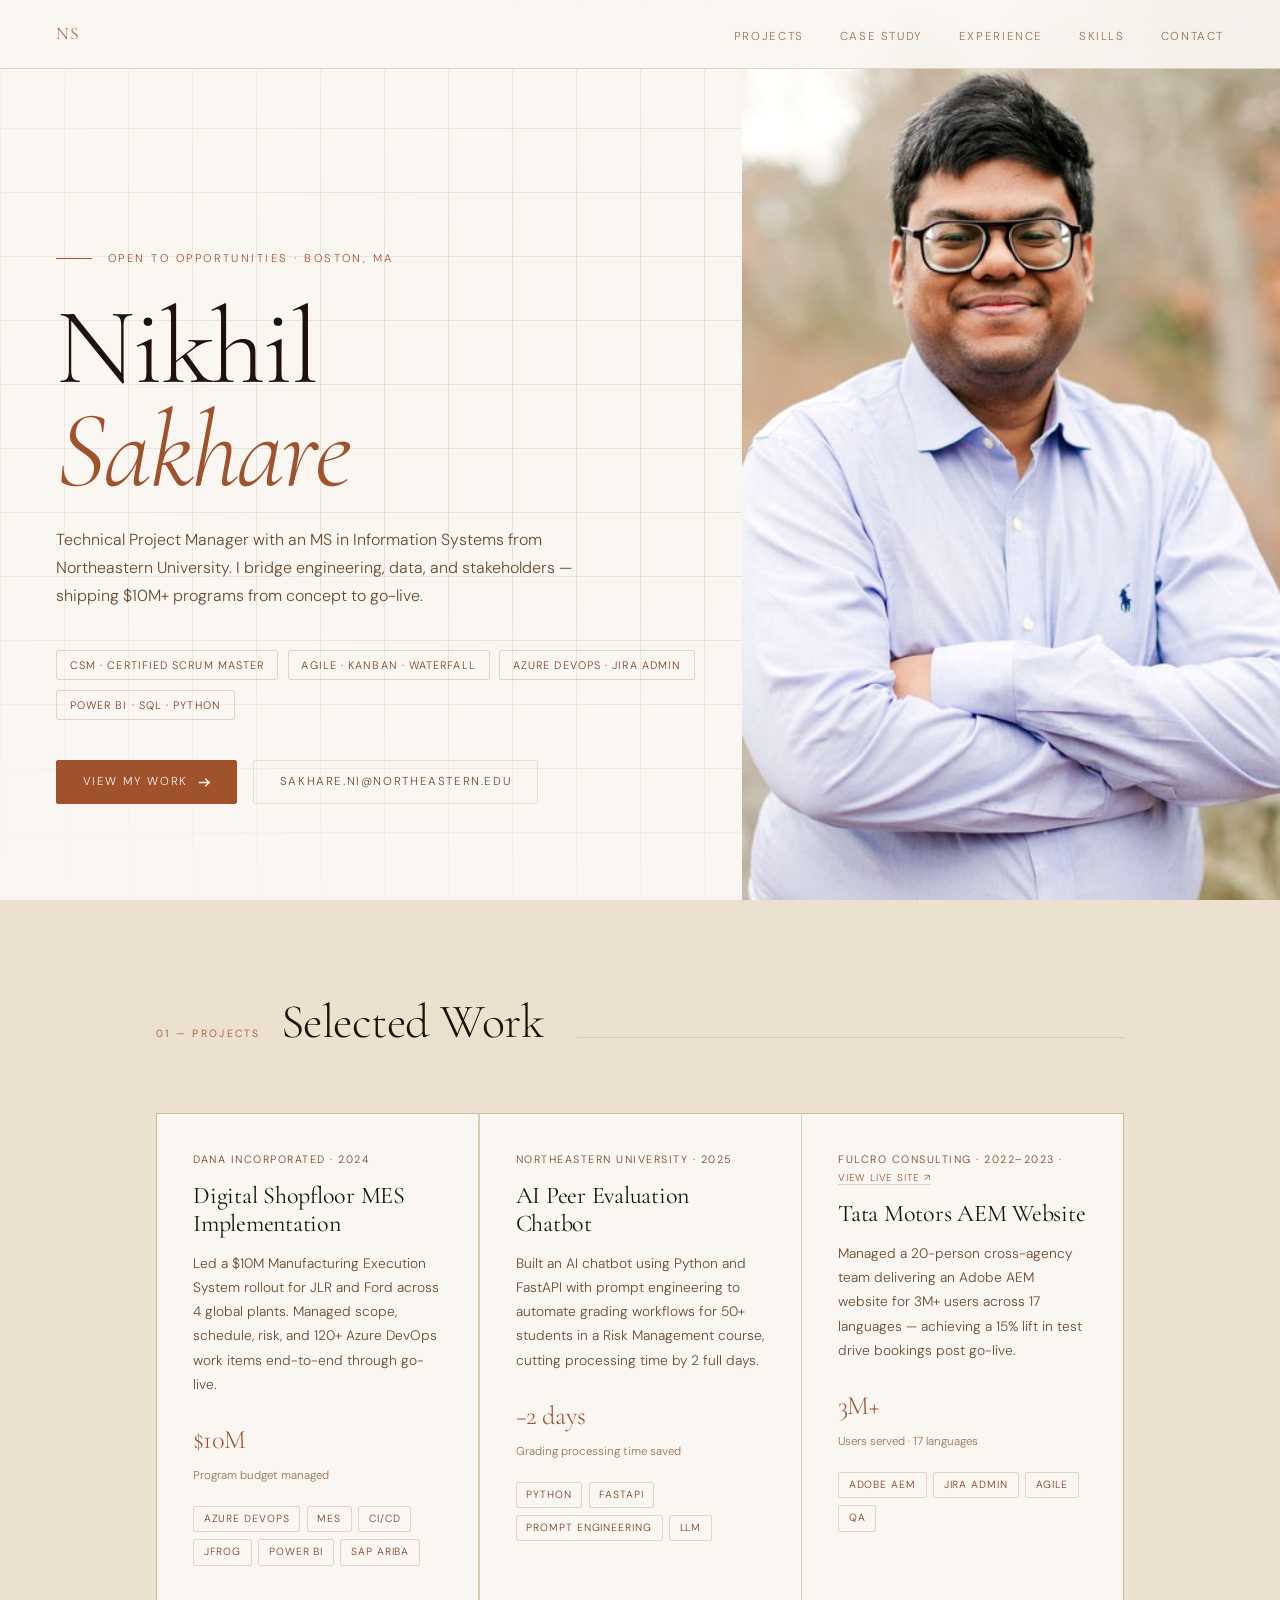
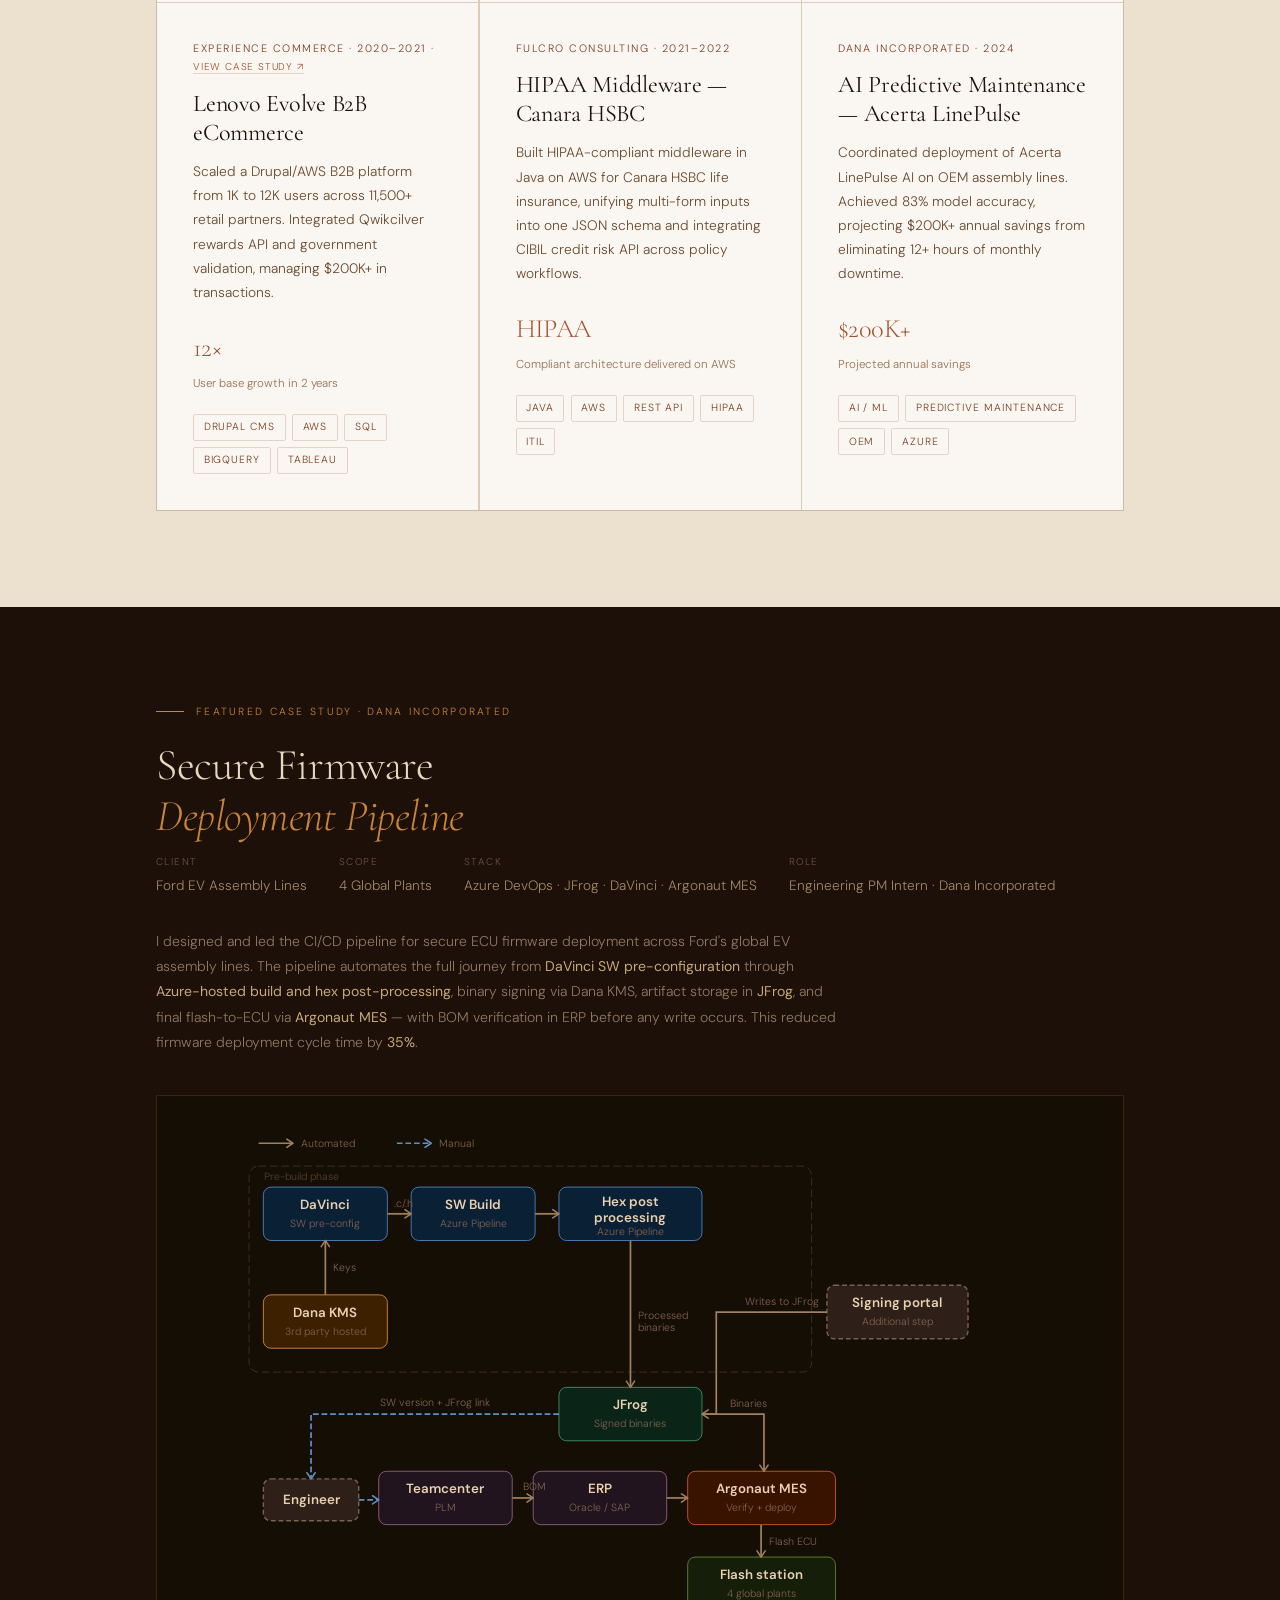
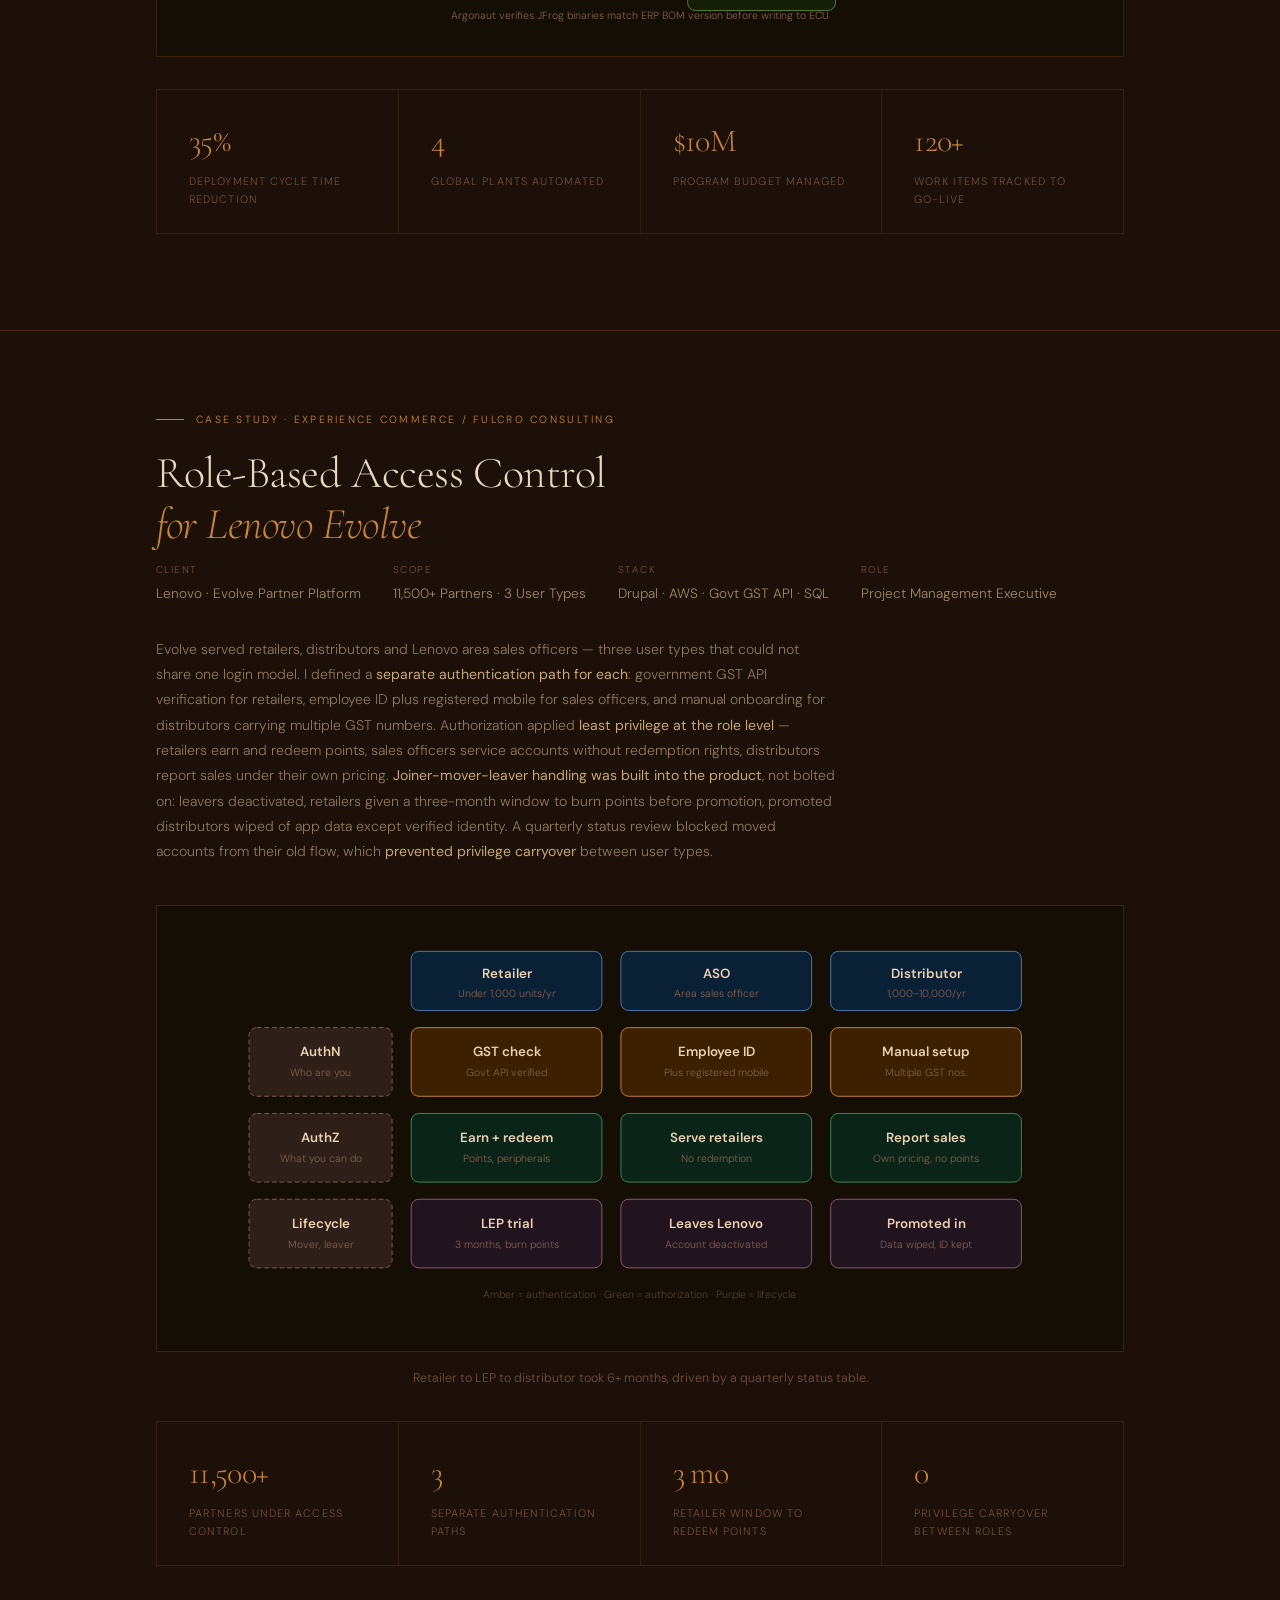
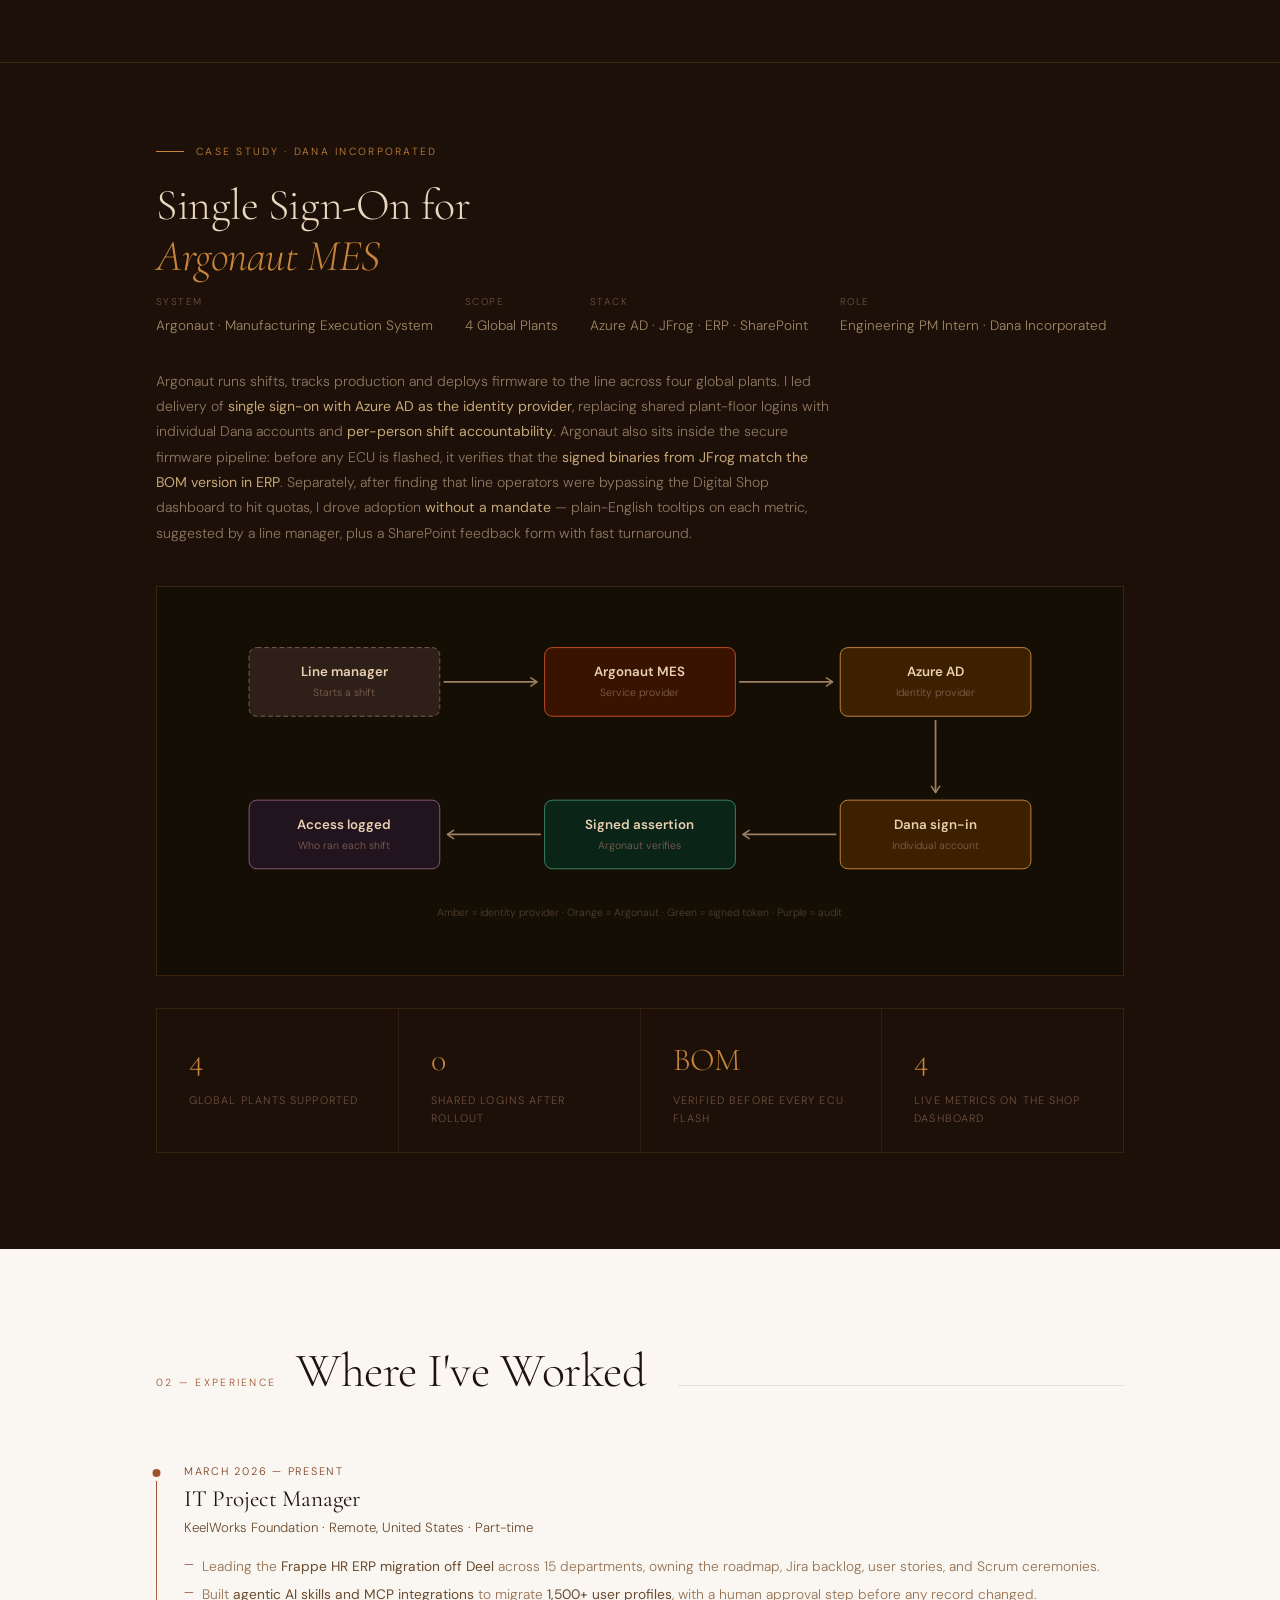
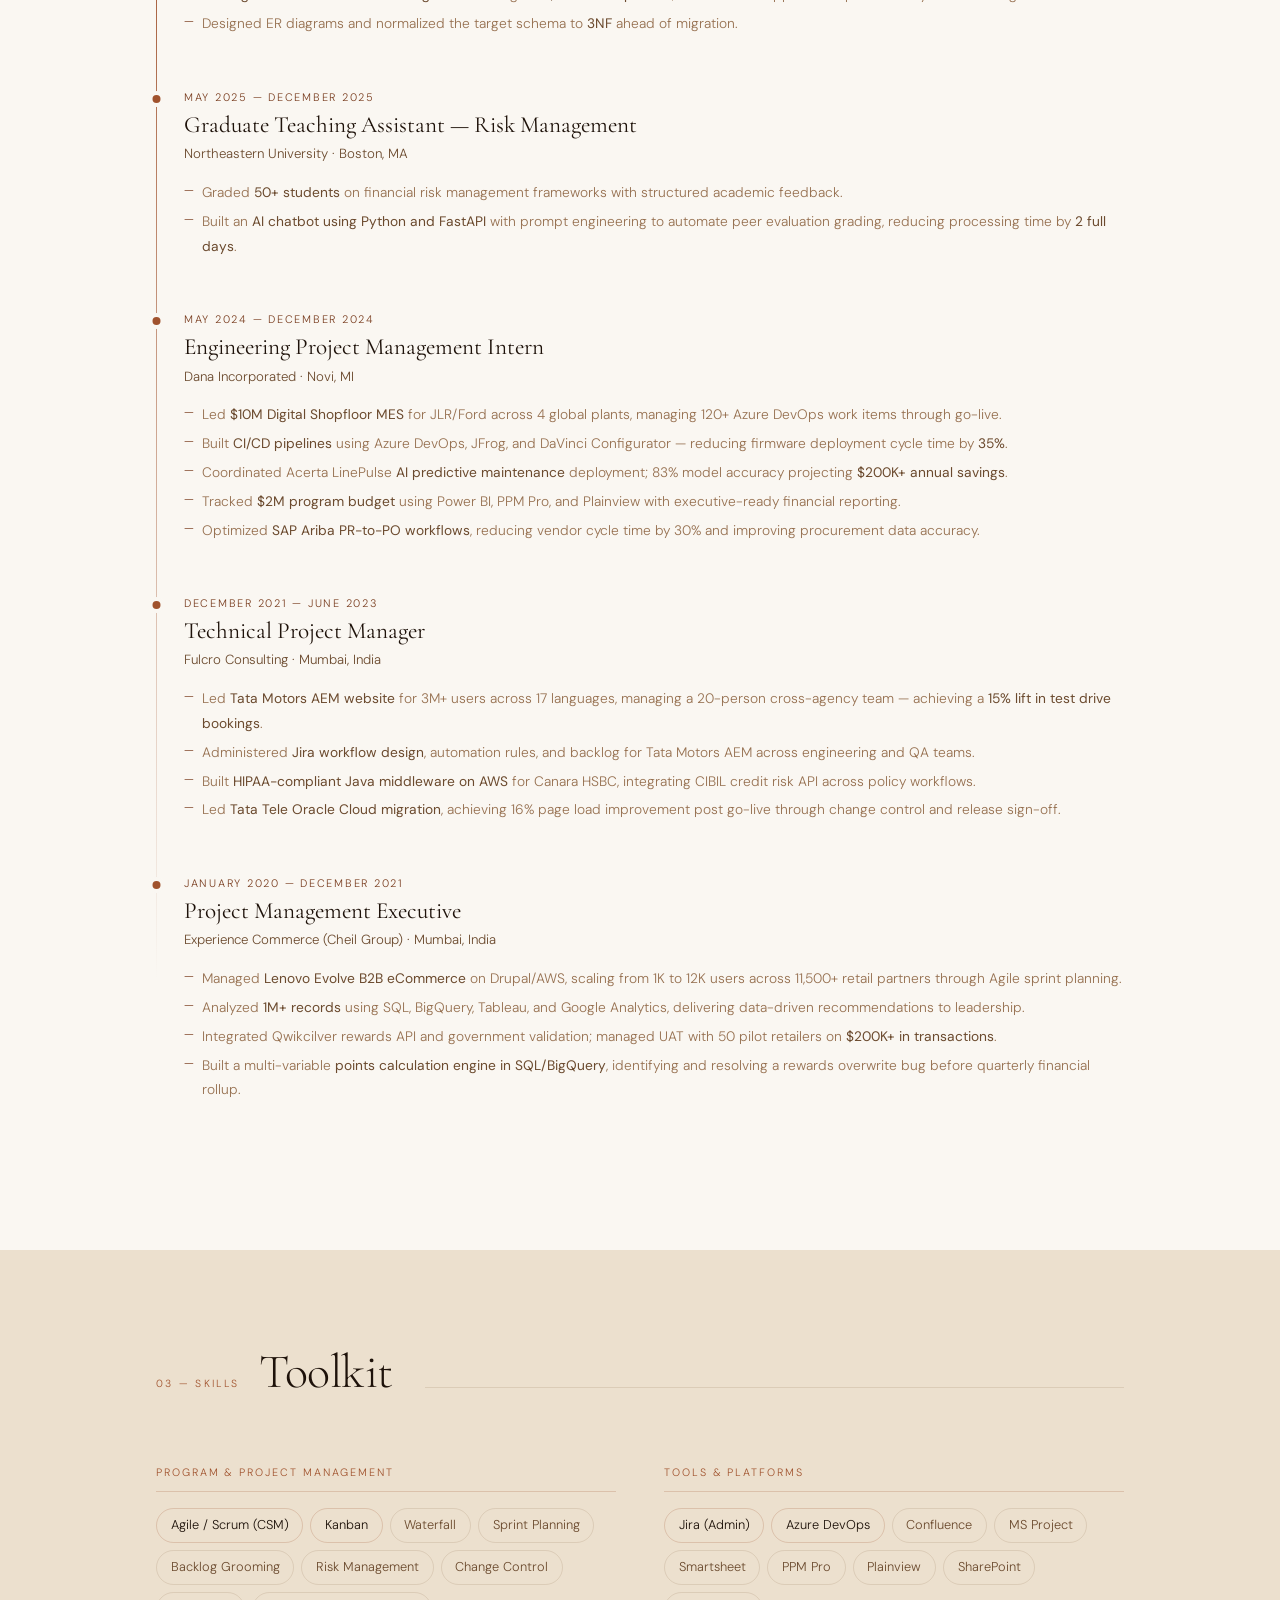
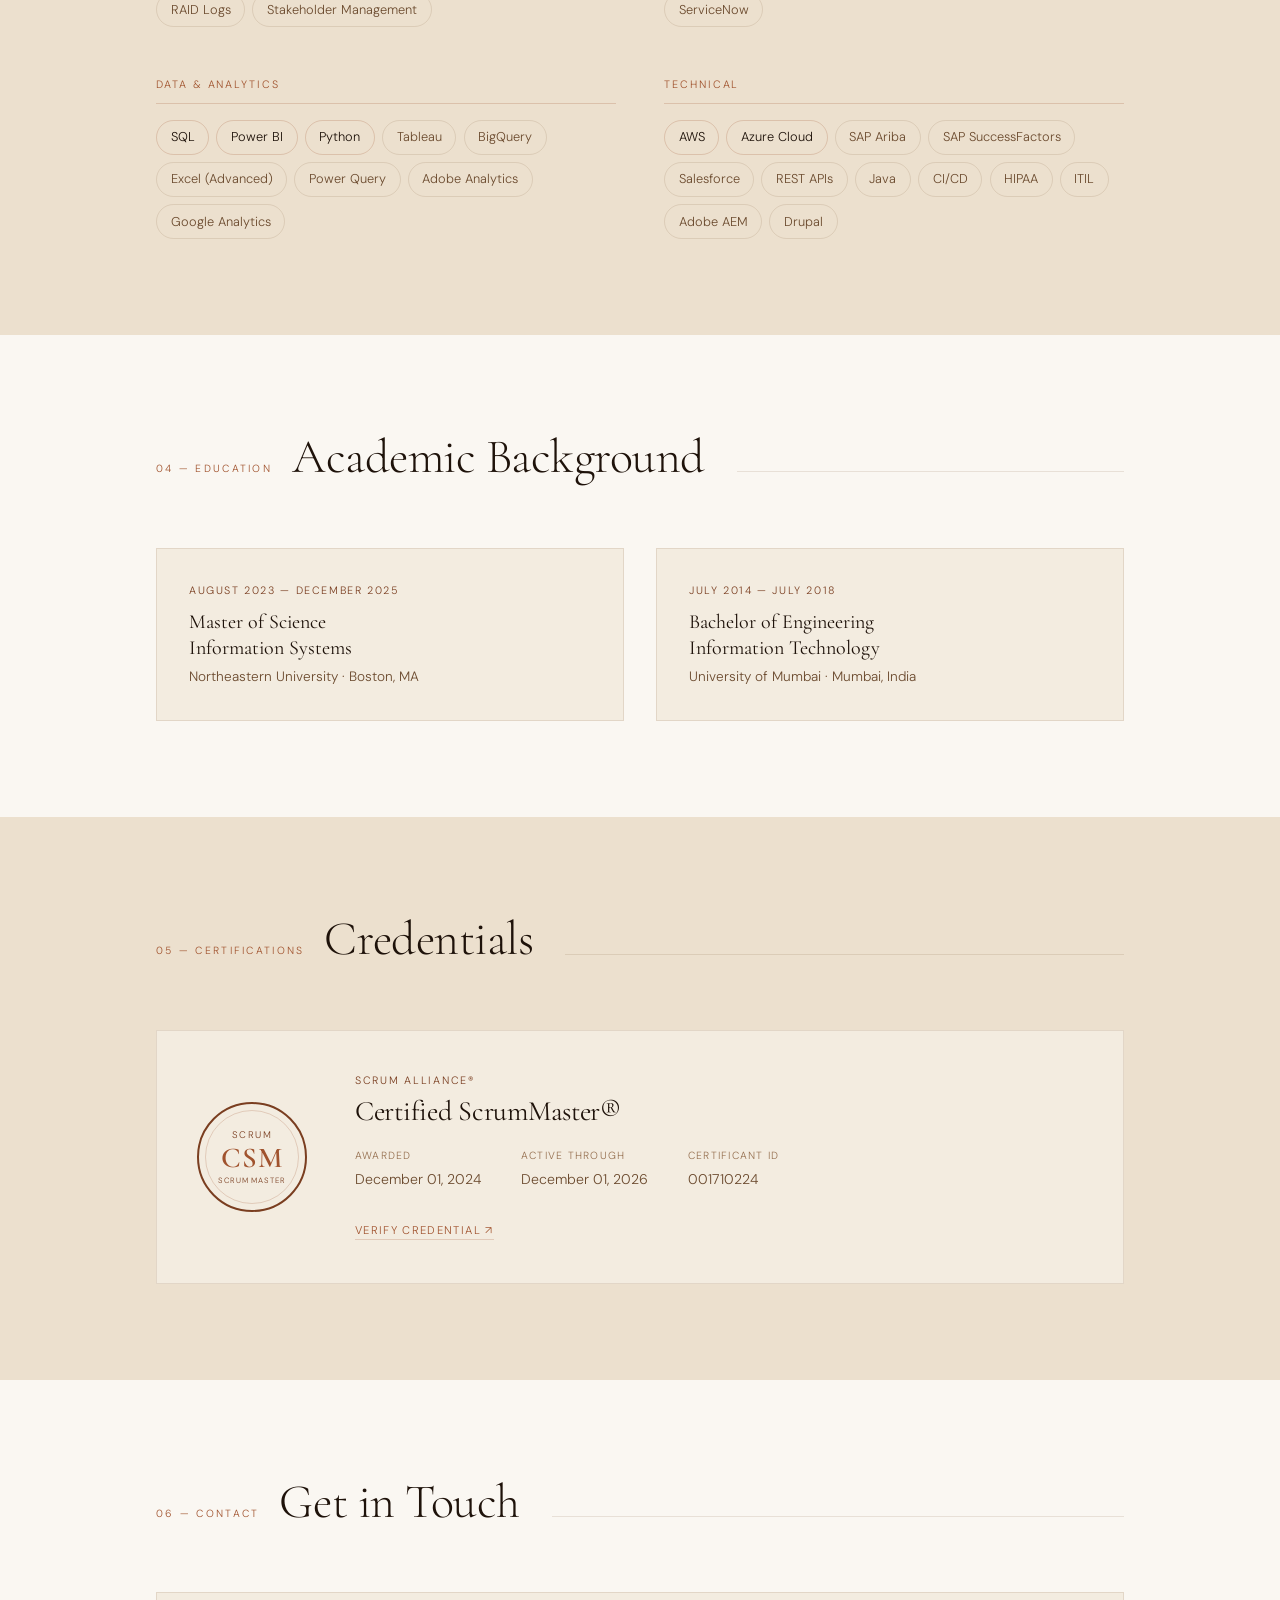
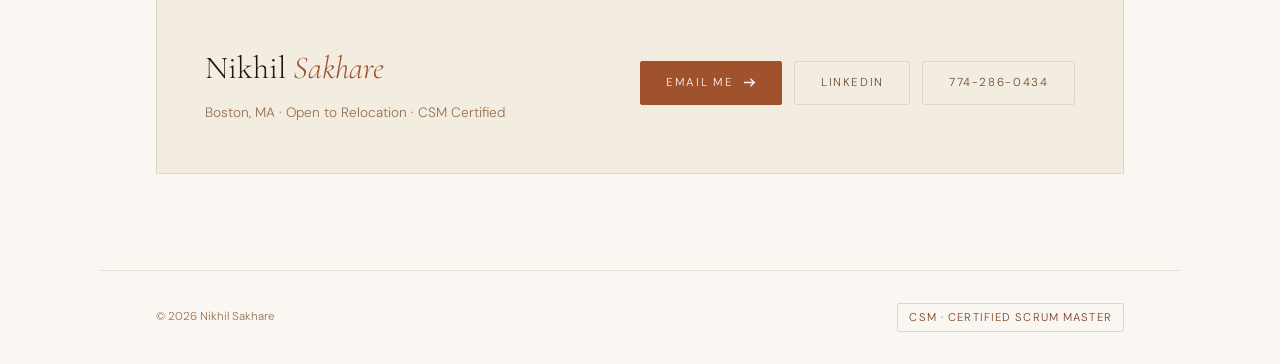
<file: index.html>
<!DOCTYPE html>
<html lang="en">
<head>
  <meta charset="UTF-8" />
  <meta name="viewport" content="width=device-width, initial-scale=1.0" />
  <title>Nikhil Sakhare — PM &amp; Strategy Portfolio</title>
  <link rel="preconnect" href="https://fonts.googleapis.com" />
  <link rel="preconnect" href="https://fonts.gstatic.com" crossorigin />
  <link href="https://fonts.googleapis.com/css2?family=Cormorant+Garamond:ital,wght@0,300;0,400;0,600;1,300;1,400&family=DM+Sans:opsz,wght@9..40,300;9..40,400;9..40,500&display=swap" rel="stylesheet" />
  <style>
    *, *::before, *::after { box-sizing: border-box; margin: 0; padding: 0; }
    :root {
      --bg: #faf7f2; --bg2: #f3ece0; --bg3: #ece0ce;
      --accent: #a0522d; --accent-dim: #7a3e20;
      --text: #1e120a; --text-muted: #967050; --text-mid: #6b4a2e;
      --border: rgba(160,82,45,0.22); --border-dim: rgba(100,60,20,0.12);
      --serif: 'Cormorant Garamond', Georgia, serif;
      --sans: 'DM Sans', system-ui, sans-serif;
      --max: 1080px;
    }
    html { scroll-behavior: smooth; }
    body { background: var(--bg); color: var(--text); font-family: var(--sans); font-weight: 300; line-height: 1.7; overflow-x: hidden; }
    ::-webkit-scrollbar { width: 3px; }
    ::-webkit-scrollbar-track { background: var(--bg2); }
    ::-webkit-scrollbar-thumb { background: var(--border); }

    /* NAV */
    nav { position: fixed; top: 0; left: 0; right: 0; z-index: 200; display: flex; justify-content: space-between; align-items: center; padding: 1.2rem 3.5rem; background: rgba(250,247,242,0.92); backdrop-filter: blur(18px); border-bottom: 0.5px solid var(--border); }
    .nav-logo { font-family: var(--serif); font-size: 1.1rem; letter-spacing: 0.04em; color: var(--accent); text-decoration: none; }
    .nav-links { display: flex; gap: 2.25rem; list-style: none; }
    .nav-links a { font-size: 0.72rem; letter-spacing: 0.14em; text-transform: uppercase; color: var(--text-muted); text-decoration: none; transition: color 0.2s; }
    .nav-links a:hover { color: var(--accent); }

    /* HERO */
    #hero { min-height: 100vh; display: flex; flex-direction: column; justify-content: flex-end; padding: 0 3.5rem 6rem; position: relative; overflow: hidden; }
    .hero-photo-panel { position: absolute; top: 0; right: 0; width: 42%; height: 100%; overflow: hidden; }
    .hero-photo { width: 100%; height: 100%; object-fit: cover; object-position: center 12%; display: block; filter: sepia(6%) contrast(1.03); }
    .hero-content { position: relative; z-index: 1; max-width: 52%; }
    .hero-grid { position: absolute; inset: 0; background-image: linear-gradient(var(--border-dim) 1px, transparent 1px), linear-gradient(90deg, var(--border-dim) 1px, transparent 1px); background-size: 64px 64px; mask-image: radial-gradient(ellipse 80% 65% at 50% 45%, black 30%, transparent 100%); }
    .hero-bg-text { position: absolute; right: 2.5rem; bottom: 2rem; font-family: var(--serif); font-size: clamp(7rem, 20vw, 18rem); font-weight: 300; line-height: 0.85; letter-spacing: -0.02em; color: transparent; -webkit-text-stroke: 1px rgba(160,82,45,0.14); user-select: none; pointer-events: none; }
    .hero-content { position: relative; z-index: 1; max-width: 820px; }
    .hero-eyebrow { display: flex; align-items: center; gap: 1rem; font-size: 0.7rem; letter-spacing: 0.22em; text-transform: uppercase; color: var(--accent); margin-bottom: 1.75rem; }
    .hero-eyebrow::before { content: ''; display: inline-block; width: 36px; height: 1px; background: var(--accent); }
    h1 { font-family: var(--serif); font-size: clamp(3.5rem, 8.5vw, 7.5rem); font-weight: 300; line-height: 0.95; letter-spacing: -0.02em; margin-bottom: 1.5rem; }
    h1 em { font-style: italic; color: var(--accent); }
    .hero-bio { font-size: 1rem; color: var(--text-mid); max-width: 520px; line-height: 1.75; margin-bottom: 2.5rem; }
    .hero-badges { display: flex; flex-wrap: wrap; gap: 0.6rem; margin-bottom: 2.5rem; }
    .badge { font-size: 0.68rem; letter-spacing: 0.1em; text-transform: uppercase; color: var(--accent-dim); border: 0.5px solid var(--border); padding: 0.3rem 0.8rem; border-radius: 2px; }
    .hero-actions { display: flex; gap: 1rem; flex-wrap: wrap; }
    .btn { display: inline-flex; align-items: center; gap: 0.6rem; font-size: 0.72rem; letter-spacing: 0.14em; text-transform: uppercase; text-decoration: none; border-radius: 2px; transition: all 0.2s; padding: 0.7rem 1.6rem; font-family: var(--sans); cursor: pointer; }
    .btn-primary { background: var(--accent); color: var(--bg); border: 1px solid var(--accent); }
    .btn-primary:hover { background: var(--bg2); color: var(--accent); }
    .btn-ghost { color: var(--text-mid); border: 0.5px solid var(--border-dim); }
    .btn-ghost:hover { border-color: var(--accent-dim); color: var(--accent); }
    .btn svg { width: 13px; height: 13px; stroke-width: 1.5; }

    /* SECTIONS */
    .sw { max-width: var(--max); margin: 0 auto; padding: 6rem 3.5rem; }
    .sw-dark { background: var(--bg3); }
    .sw-dark .swi { max-width: var(--max); margin: 0 auto; padding: 6rem 3.5rem; }
    .section-header { display: flex; align-items: baseline; gap: 1.25rem; margin-bottom: 4rem; }
    .section-num { font-size: 0.65rem; letter-spacing: 0.22em; text-transform: uppercase; color: var(--accent); white-space: nowrap; }
    h2 { font-family: var(--serif); font-size: clamp(2rem, 4vw, 3rem); font-weight: 300; letter-spacing: -0.01em; line-height: 1.1; }
    .section-rule { flex: 1; height: 0.5px; background: var(--border-dim); margin-left: 0.75rem; }

    /* PROJECTS */
    .projects-grid { display: grid; grid-template-columns: repeat(auto-fit, minmax(290px, 1fr)); gap: 1.5px; background: var(--border-dim); border: 0.5px solid var(--border-dim); }
    .project-card { background: var(--bg); padding: 2.25rem; position: relative; overflow: hidden; transition: background 0.3s; }
    .project-card::after { content: ''; position: absolute; bottom: 0; left: 0; right: 0; height: 2px; background: var(--accent); transform: scaleX(0); transform-origin: left; transition: transform 0.4s cubic-bezier(0.16,1,0.3,1); }
    .project-card:hover { background: var(--bg2); }
    .project-card:hover::after { transform: scaleX(1); }
    .project-company { font-size: 0.67rem; letter-spacing: 0.14em; text-transform: uppercase; color: var(--accent-dim); margin-bottom: 0.85rem; }
    .project-title { font-family: var(--serif); font-size: 1.5rem; font-weight: 400; letter-spacing: -0.01em; line-height: 1.2; margin-bottom: 0.75rem; }
    .project-desc { font-size: 0.86rem; color: var(--text-mid); line-height: 1.75; margin-bottom: 1.4rem; }
    .project-stat { font-family: var(--serif); font-size: 1.65rem; font-weight: 300; color: var(--accent); letter-spacing: -0.02em; margin-bottom: 0.2rem; }
    .project-stat-label { font-size: 0.72rem; color: var(--text-muted); margin-bottom: 1.25rem; }
    .project-tags { display: flex; flex-wrap: wrap; gap: 0.4rem; }
    .tag { font-size: 0.65rem; letter-spacing: 0.09em; text-transform: uppercase; color: var(--accent-dim); border: 0.5px solid var(--border); padding: 0.22rem 0.6rem; border-radius: 2px; }

    /* EXPERIENCE */
    .timeline { position: relative; padding-left: 1.75rem; }
    .timeline::before { content: ''; position: absolute; left: 0; top: 8px; bottom: 0; width: 0.5px; background: linear-gradient(to bottom, var(--accent), transparent 90%); }
    .tl-item { position: relative; margin-bottom: 3.25rem; }
    .tl-dot { position: absolute; left: -1.75rem; top: 7px; width: 8px; height: 8px; border-radius: 50%; background: var(--accent); transform: translateX(-3.5px); box-shadow: 0 0 0 4px var(--bg); }
    .tl-period { font-size: 0.68rem; letter-spacing: 0.16em; text-transform: uppercase; color: var(--accent-dim); margin-bottom: 0.35rem; }
    .tl-role { font-family: var(--serif); font-size: 1.45rem; font-weight: 400; line-height: 1.2; margin-bottom: 0.2rem; }
    .tl-company { font-size: 0.83rem; color: var(--text-mid); margin-bottom: 0.9rem; }
    .tl-bullets { list-style: none; }
    .tl-bullets li { font-size: 0.86rem; color: var(--text-muted); line-height: 1.8; padding-left: 1.1rem; position: relative; margin-bottom: 0.25rem; }
    .tl-bullets li::before { content: '—'; position: absolute; left: 0; color: var(--accent-dim); font-size: 0.75rem; }
    .tl-hl { color: var(--text-mid); font-weight: 400; }

    /* SKILLS */
    .skills-grid { display: grid; grid-template-columns: 1fr 1fr; gap: 3rem; }
    .skill-group-title { font-size: 0.67rem; letter-spacing: 0.18em; text-transform: uppercase; color: var(--accent); margin-bottom: 1rem; padding-bottom: 0.6rem; border-bottom: 0.5px solid var(--border); }
    .skill-pills { display: flex; flex-wrap: wrap; gap: 0.45rem; }
    .pill { font-size: 0.8rem; color: var(--text-mid); border: 0.5px solid var(--border-dim); padding: 0.35rem 0.85rem; border-radius: 20px; transition: border-color 0.2s, color 0.2s; }
    .pill:hover { border-color: var(--accent-dim); color: var(--accent); }
    .pill.s { border-color: var(--border); color: var(--text); }

    /* EDUCATION */
    .edu-grid { display: grid; grid-template-columns: 1fr 1fr; gap: 2rem; }
    .edu-card { background: var(--bg2); border: 0.5px solid var(--border-dim); padding: 2rem; }
    .edu-year { font-size: 0.67rem; letter-spacing: 0.15em; text-transform: uppercase; color: var(--accent-dim); margin-bottom: 0.6rem; }
    .edu-degree { font-family: var(--serif); font-size: 1.25rem; font-weight: 400; line-height: 1.3; margin-bottom: 0.3rem; }
    .edu-school { font-size: 0.85rem; color: var(--text-mid); }

    /* CONTACT */
    .contact-row { display: flex; flex-wrap: wrap; align-items: center; gap: 2rem; padding: 3rem; background: var(--bg2); border: 0.5px solid var(--border-dim); }
    .contact-info { flex: 1; }
    .contact-name { font-family: var(--serif); font-size: 2rem; font-weight: 300; margin-bottom: 0.35rem; }
    .contact-name em { font-style: italic; color: var(--accent); }
    .contact-sub { font-size: 0.85rem; color: var(--text-muted); }
    .contact-links { display: flex; flex-wrap: wrap; gap: 0.75rem; }

    /* FOOTER */
    footer { max-width: var(--max); margin: 0 auto; padding: 2rem 3.5rem; display: flex; justify-content: space-between; align-items: center; border-top: 0.5px solid var(--border-dim); }
    .footer-copy { font-size: 0.72rem; color: var(--text-muted); }
    .footer-cert { font-size: 0.7rem; letter-spacing: 0.1em; text-transform: uppercase; color: var(--accent-dim); border: 0.5px solid var(--border); padding: 0.25rem 0.7rem; border-radius: 2px; }

    /* ANIMATE */
    .fi { opacity: 0; transform: translateY(22px); transition: opacity 0.65s ease, transform 0.65s ease; }
    .fi.vis { opacity: 1; transform: none; }

    @media (max-width: 760px) {
      nav { padding: 1rem 1.5rem; }
      .nav-links { display: none; }
      #hero { padding: 0 1.5rem 4rem; }
      .sw { padding: 4rem 1.5rem; }
      .sw-dark .swi { padding: 4rem 1.5rem; }
      .hero-bg-text { font-size: 35vw; right: 0; }
      .hero-photo-panel { position: absolute; top: 0; right: 0; width: 42%; height: 100%; overflow: hidden; }
    .hero-photo { width: 100%; height: 100%; object-fit: cover; object-position: center 12%; display: block; filter: sepia(6%) contrast(1.03); }
    .hero-content { position: relative; z-index: 1; max-width: 52%; }
      .skills-grid { grid-template-columns: 1fr; }
      .edu-grid { grid-template-columns: 1fr; }
      footer { flex-direction: column; gap: 1rem; text-align: center; }
    }

    /* CERTIFICATIONS */
    .cert-grid { display: flex; flex-direction: column; gap: 1.5px; }
    .cert-card { background: var(--bg2); border: 0.5px solid var(--border-dim); padding: 2.5rem; display: flex; align-items: center; gap: 3rem; transition: background 0.3s; }
    .cert-card:hover { background: var(--bg); }
    .cert-badge { flex-shrink: 0; }
    .cert-badge-ring { width: 110px; height: 110px; border-radius: 50%; border: 2px solid var(--accent-dim); display: flex; align-items: center; justify-content: center; position: relative; }
    .cert-badge-ring::before { content: ''; position: absolute; inset: 6px; border-radius: 50%; border: 1px solid var(--border); }
    .cert-badge-inner { display: flex; flex-direction: column; align-items: center; justify-content: center; text-align: center; gap: 1px; }
    .cert-badge-top { font-size: 0.6rem; letter-spacing: 0.14em; text-transform: uppercase; color: var(--accent-dim); }
    .cert-badge-main { font-family: var(--serif); font-size: 1.8rem; font-weight: 600; color: var(--accent); line-height: 1; letter-spacing: 0.04em; }
    .cert-badge-bottom { font-size: 0.48rem; letter-spacing: 0.12em; text-transform: uppercase; color: var(--accent-dim); }
    .cert-info { flex: 1; }
    .cert-issuer { font-size: 0.67rem; letter-spacing: 0.16em; text-transform: uppercase; color: var(--accent-dim); margin-bottom: 0.4rem; }
    .cert-name { font-family: var(--serif); font-size: 1.75rem; font-weight: 400; letter-spacing: -0.01em; margin-bottom: 1.25rem; line-height: 1.1; }
    .cert-meta-row { display: flex; gap: 2.5rem; flex-wrap: wrap; margin-bottom: 1.5rem; }
    .cert-meta-label { font-size: 0.65rem; letter-spacing: 0.12em; text-transform: uppercase; color: var(--text-muted); margin-bottom: 0.2rem; }
    .cert-meta-val { font-size: 0.88rem; color: var(--text-mid); }
    .cert-verify { font-size: 0.7rem; letter-spacing: 0.12em; text-transform: uppercase; color: var(--accent); text-decoration: none; border-bottom: 0.5px solid var(--border); padding-bottom: 2px; transition: border-color 0.2s; }
    .cert-verify:hover { border-color: var(--accent); }
    @media (max-width: 760px) { .cert-card { flex-direction: column; align-items: flex-start; gap: 1.5rem; } .cert-meta-row { gap: 1.5rem; } }

    /* FEATURED CASE STUDY */
    .featured-wrap { background: #1c1008; }
    .featured-wrap + .featured-wrap { border-top: 0.5px solid rgba(200,132,58,0.18); }
    .featured-wrap + .featured-wrap .featured-inner { padding-top: 5rem; }
    .featured-inner { max-width: var(--max); margin: 0 auto; padding: 6rem 3.5rem; }
    .featured-header { margin-bottom: 1rem; }
    .featured-kicker { font-size: 0.65rem; letter-spacing: 0.22em; text-transform: uppercase; color: #c8843a; margin-bottom: 1.25rem; display: flex; align-items: center; gap: 0.75rem; }
    .featured-kicker::before { content: ''; display: inline-block; width: 28px; height: 1px; background: #c8843a; }
    .featured-title { font-family: var(--serif); font-size: clamp(1.75rem, 3.5vw, 2.75rem); font-weight: 300; color: #e8d8c0; letter-spacing: -0.01em; line-height: 1.15; margin-bottom: 0.75rem; }
    .featured-title em { font-style: italic; color: #c8843a; }
    .featured-meta { display: flex; flex-wrap: wrap; gap: 2rem; margin-bottom: 2rem; }
    .featured-meta-item { }
    .featured-meta-label { font-size: 0.62rem; letter-spacing: 0.14em; text-transform: uppercase; color: #705040; margin-bottom: 0.2rem; }
    .featured-meta-val { font-size: 0.85rem; color: #a08868; }
    .featured-body { font-size: 0.88rem; color: #907862; line-height: 1.8; max-width: 680px; margin-bottom: 2.5rem; }
    .featured-body strong { color: #c8a878; font-weight: 400; }
    .featured-diagram { background: #150e04; border: 0.5px solid rgba(200,132,58,0.2); padding: 2rem 1.5rem; overflow-x: auto; }
    .featured-diagram svg { display: block; margin: 0 auto; }
    .featured-caption { font-size: 0.78rem; color: #705040; text-align: center; margin-top: 1rem; line-height: 1.7; }
    .featured-stats { display: flex; flex-wrap: wrap; gap: 0; margin-top: 2rem; border: 0.5px solid rgba(200,132,58,0.15); }
    .fstat { flex: 1; min-width: 140px; padding: 1.5rem 2rem; border-right: 0.5px solid rgba(200,132,58,0.12); }
    .fstat:last-child { border-right: none; }
    .fstat-num { font-family: var(--serif); font-size: 2rem; font-weight: 300; color: #c8843a; letter-spacing: -0.02em; margin-bottom: 0.2rem; }
    .fstat-label { font-size: 0.68rem; letter-spacing: 0.1em; text-transform: uppercase; color: #705040; }
    @media (max-width: 760px) {
      .featured-inner { padding: 4rem 1.5rem; }
      .featured-stats { flex-direction: column; }
      .fstat { border-right: none; border-bottom: 0.5px solid rgba(200,132,58,0.12); }
    }
  </style>
</head>
<body>

<!-- NAV -->
<nav>
  <a href="#hero" class="nav-logo">NS</a>
  <ul class="nav-links">
    <li><a href="#projects">Projects</a></li>
    <li><a href="#featured">Case Study</a></li>
    <li><a href="#experience">Experience</a></li>
    <li><a href="#skills">Skills</a></li>
    <li><a href="#contact">Contact</a></li>
  </ul>
</nav>

<!-- HERO -->
<section id="hero">
  <div class="hero-grid"></div>
  <div class="hero-bg-text">PM</div>
  <div class="hero-photo-panel">
    <img src="[data-uri]" alt="Nikhil Sakhare" class="hero-photo" />
  </div>
  <div class="hero-content">
    <div class="hero-eyebrow">Open to Opportunities · Boston, MA</div>
    <h1>Nikhil<br /><em>Sakhare</em></h1>
    <p class="hero-bio">
      Technical Project Manager with an MS in Information Systems from Northeastern University.
      I bridge engineering, data, and stakeholders — shipping $10M+ programs from concept to go-live.
    </p>
    <div class="hero-badges">
      <span class="badge">CSM · Certified Scrum Master</span>
      <span class="badge">Agile · Kanban · Waterfall</span>
      <span class="badge">Azure DevOps · Jira Admin</span>
      <span class="badge">Power BI · SQL · Python</span>
    </div>
    <div class="hero-actions">
      <a href="#projects" class="btn btn-primary">
        View My Work
        <svg viewBox="0 0 14 14" fill="none" stroke="currentColor"><path d="M1 7h12M8 3l4 4-4 4"/></svg>
      </a>
      <a href="mailto:sakhare.ni@northeastern.edu" class="btn btn-ghost">sakhare.ni@northeastern.edu</a>
    </div>
  </div>
</section>

<!-- PROJECTS -->
<div id="projects" class="sw-dark">
  <div class="swi">
    <div class="section-header fi">
      <span class="section-num">01 — Projects</span>
      <h2>Selected Work</h2>
      <div class="section-rule"></div>
    </div>
    <div class="projects-grid">

      <div class="project-card fi">
        <div class="project-company">Dana Incorporated · 2024</div>
        <div class="project-title">Digital Shopfloor MES Implementation</div>
        <p class="project-desc">Led a $10M Manufacturing Execution System rollout for JLR and Ford across 4 global plants. Managed scope, schedule, risk, and 120+ Azure DevOps work items end-to-end through go-live.</p>
        <div class="project-stat">$10M</div>
        <div class="project-stat-label">Program budget managed</div>
        <div class="project-tags">
          <span class="tag">Azure DevOps</span><span class="tag">MES</span><span class="tag">CI/CD</span><span class="tag">JFrog</span><span class="tag">Power BI</span><span class="tag">SAP Ariba</span>
        </div>
      </div>

      <div class="project-card fi">
        <div class="project-company">Northeastern University · 2025</div>
        <div class="project-title">AI Peer Evaluation Chatbot</div>
        <p class="project-desc">Built an AI chatbot using Python and FastAPI with prompt engineering to automate grading workflows for 50+ students in a Risk Management course, cutting processing time by 2 full days.</p>
        <div class="project-stat">−2 days</div>
        <div class="project-stat-label">Grading processing time saved</div>
        <div class="project-tags">
          <span class="tag">Python</span><span class="tag">FastAPI</span><span class="tag">Prompt Engineering</span><span class="tag">LLM</span>
        </div>
      </div>

      <div class="project-card fi">
        <div class="project-company">Fulcro Consulting · 2022–2023 · <a href="https://cars.tatamotors.com/" target="_blank" rel="noopener" style="color:var(--accent);text-decoration:none;font-size:0.62rem;letter-spacing:0.08em;text-transform:uppercase;border-bottom:0.5px solid var(--border);">View Live Site ↗</a></div>
        <div class="project-title">Tata Motors AEM Website</div>
        <p class="project-desc">Managed a 20-person cross-agency team delivering an Adobe AEM website for 3M+ users across 17 languages — achieving a 15% lift in test drive bookings post go-live.</p>
        <div class="project-stat">3M+</div>
        <div class="project-stat-label">Users served · 17 languages</div>
        <div class="project-tags">
          <span class="tag">Adobe AEM</span><span class="tag">Jira Admin</span><span class="tag">Agile</span><span class="tag">QA</span>
        </div>
      </div>

      <div class="project-card fi">
        <div class="project-company">Experience Commerce · 2020–2021 · <a href="https://www.experiencecommerce.com/showcase/lenovo" target="_blank" rel="noopener" style="color:var(--accent);text-decoration:none;font-size:0.62rem;letter-spacing:0.08em;text-transform:uppercase;border-bottom:0.5px solid var(--border);">View Case Study ↗</a></div>
        <div class="project-title">Lenovo Evolve B2B eCommerce</div>
        <p class="project-desc">Scaled a Drupal/AWS B2B platform from 1K to 12K users across 11,500+ retail partners. Integrated Qwikcilver rewards API and government validation, managing $200K+ in transactions.</p>
        <div class="project-stat">12×</div>
        <div class="project-stat-label">User base growth in 2 years</div>
        <div class="project-tags">
          <span class="tag">Drupal CMS</span><span class="tag">AWS</span><span class="tag">SQL</span><span class="tag">BigQuery</span><span class="tag">Tableau</span>
        </div>
      </div>

      <div class="project-card fi">
        <div class="project-company">Fulcro Consulting · 2021–2022</div>
        <div class="project-title">HIPAA Middleware — Canara HSBC</div>
        <p class="project-desc">Built HIPAA-compliant middleware in Java on AWS for Canara HSBC life insurance, unifying multi-form inputs into one JSON schema and integrating CIBIL credit risk API across policy workflows.</p>
        <div class="project-stat">HIPAA</div>
        <div class="project-stat-label">Compliant architecture delivered on AWS</div>
        <div class="project-tags">
          <span class="tag">Java</span><span class="tag">AWS</span><span class="tag">REST API</span><span class="tag">HIPAA</span><span class="tag">ITIL</span>
        </div>
      </div>

      <div class="project-card fi">
        <div class="project-company">Dana Incorporated · 2024</div>
        <div class="project-title">AI Predictive Maintenance — Acerta LinePulse</div>
        <p class="project-desc">Coordinated deployment of Acerta LinePulse AI on OEM assembly lines. Achieved 83% model accuracy, projecting $200K+ annual savings from eliminating 12+ hours of monthly downtime.</p>
        <div class="project-stat">$200K+</div>
        <div class="project-stat-label">Projected annual savings</div>
        <div class="project-tags">
          <span class="tag">AI / ML</span><span class="tag">Predictive Maintenance</span><span class="tag">OEM</span><span class="tag">Azure</span>
        </div>
      </div>

    </div>
  </div>
</div>


<!-- FEATURED CASE STUDY -->
<div class="featured-wrap fi" id="featured">
  <div class="featured-inner">
    <div class="featured-header fi">
      <div class="featured-kicker">Featured Case Study · Dana Incorporated</div>
      <h2 class="featured-title">Secure Firmware<br /><em>Deployment Pipeline</em></h2>
      <div class="featured-meta">
        <div class="featured-meta-item">
          <div class="featured-meta-label">Client</div>
          <div class="featured-meta-val">Ford EV Assembly Lines</div>
        </div>
        <div class="featured-meta-item">
          <div class="featured-meta-label">Scope</div>
          <div class="featured-meta-val">4 Global Plants</div>
        </div>
        <div class="featured-meta-item">
          <div class="featured-meta-label">Stack</div>
          <div class="featured-meta-val">Azure DevOps · JFrog · DaVinci · Argonaut MES</div>
        </div>
        <div class="featured-meta-item">
          <div class="featured-meta-label">Role</div>
          <div class="featured-meta-val">Engineering PM Intern · Dana Incorporated</div>
        </div>
      </div>
      <p class="featured-body">
        I designed and led the CI/CD pipeline for secure ECU firmware deployment across Ford's global EV assembly lines.
        The pipeline automates the full journey from <strong>DaVinci SW pre-configuration</strong> through
        <strong>Azure-hosted build and hex post-processing</strong>, binary signing via Dana KMS,
        artifact storage in <strong>JFrog</strong>, and final flash-to-ECU via <strong>Argonaut MES</strong>
        — with BOM verification in ERP before any write occurs. This reduced firmware deployment cycle time by <strong>35%</strong>.
      </p>
    </div>
    <div class="featured-diagram fi">
      
<svg viewBox="0 0 860 520" xmlns="http://www.w3.org/2000/svg" style="max-width:820px;width:100%;">
<defs>
  <marker id="fa" viewBox="0 0 10 10" refX="8" refY="5" markerWidth="6" markerHeight="6" orient="auto-start-reverse">
    <path d="M2 1L8 5L2 9" fill="none" stroke="#a08060" stroke-width="1.5" stroke-linecap="round" stroke-linejoin="round"/>
  </marker>
  <marker id="fb" viewBox="0 0 10 10" refX="8" refY="5" markerWidth="6" markerHeight="6" orient="auto-start-reverse">
    <path d="M2 1L8 5L2 9" fill="none" stroke="#6090c0" stroke-width="1.5" stroke-linecap="round" stroke-linejoin="round"/>
  </marker>
  <style>
    .f-lm { font-size:14px; font-weight:600; fill:#e8d0b0; font-family:'DM Sans',sans-serif; }
    .f-ls { font-size:11px; fill:#806050; font-family:'DM Sans',sans-serif; }
    .f-la { font-size:11px; fill:#806050; font-family:'DM Sans',sans-serif; }
    .f-sl { font-size:11px; fill:#504030; font-family:'DM Sans',sans-serif; }
    .f-kms  { fill:#3d2000; stroke:#c8843a; }
    .f-build{ fill:#0a2035; stroke:#4a7ab5; }
    .f-teal { fill:#0a2418; stroke:#3a8a62; }
    .f-gray { fill:#2e2018; stroke:#7a6050; stroke-dasharray:5 3; }
    .f-purp { fill:#22141e; stroke:#8a5a7a; }
    .f-coral{ fill:#3a1200; stroke:#c85025; }
    .f-green{ fill:#141e08; stroke:#5a8028; }
    .f-sect { fill:none; stroke:#403020; stroke-dasharray:8 4; }
    .f-aa   { stroke:#a08060; stroke-width:1.8; fill:none; }
    .f-am   { stroke:#6090c0; stroke-width:1.8; fill:none; stroke-dasharray:6 3; }

    /* FEATURED CASE STUDY */
    .featured-wrap { background: #1c1008; }
    .featured-inner { max-width: var(--max); margin: 0 auto; padding: 6rem 3.5rem; }
    .featured-header { margin-bottom: 1rem; }
    .featured-kicker { font-size: 0.65rem; letter-spacing: 0.22em; text-transform: uppercase; color: #c8843a; margin-bottom: 1.25rem; display: flex; align-items: center; gap: 0.75rem; }
    .featured-kicker::before { content: ''; display: inline-block; width: 28px; height: 1px; background: #c8843a; }
    .featured-title { font-family: var(--serif); font-size: clamp(1.75rem, 3.5vw, 2.75rem); font-weight: 300; color: #e8d8c0; letter-spacing: -0.01em; line-height: 1.15; margin-bottom: 0.75rem; }
    .featured-title em { font-style: italic; color: #c8843a; }
    .featured-meta { display: flex; flex-wrap: wrap; gap: 2rem; margin-bottom: 2rem; }
    .featured-meta-item { }
    .featured-meta-label { font-size: 0.62rem; letter-spacing: 0.14em; text-transform: uppercase; color: #705040; margin-bottom: 0.2rem; }
    .featured-meta-val { font-size: 0.85rem; color: #a08868; }
    .featured-body { font-size: 0.88rem; color: #907862; line-height: 1.8; max-width: 680px; margin-bottom: 2.5rem; }
    .featured-body strong { color: #c8a878; font-weight: 400; }
    .featured-diagram { background: #150e04; border: 0.5px solid rgba(200,132,58,0.2); padding: 2rem 1.5rem; overflow-x: auto; }
    .featured-diagram svg { display: block; margin: 0 auto; }
    .featured-stats { display: flex; flex-wrap: wrap; gap: 0; margin-top: 2rem; border: 0.5px solid rgba(200,132,58,0.15); }
    .fstat { flex: 1; min-width: 140px; padding: 1.5rem 2rem; border-right: 0.5px solid rgba(200,132,58,0.12); }
    .fstat:last-child { border-right: none; }
    .fstat-num { font-family: var(--serif); font-size: 2rem; font-weight: 300; color: #c8843a; letter-spacing: -0.02em; margin-bottom: 0.2rem; }
    .fstat-label { font-size: 0.68rem; letter-spacing: 0.1em; text-transform: uppercase; color: #705040; }
    @media (max-width: 760px) {
      .featured-inner { padding: 4rem 1.5rem; }
      .featured-stats { flex-direction: column; }
      .fstat { border-right: none; border-bottom: 0.5px solid rgba(200,132,58,0.12); }
    }
  </style>
</defs>

<!-- Legend -->
<line x1="30" y1="16" x2="66" y2="16" class="f-aa" marker-end="url(#fa)"/>
<text x="74" y="20" class="f-la">Automated</text>
<line x1="175" y1="16" x2="211" y2="16" class="f-am" marker-end="url(#fb)"/>
<text x="219" y="20" class="f-la">Manual</text>

<!-- Pre-build section -->
<rect x="20" y="40" width="590" height="216" rx="10" class="f-sect" stroke-width="1"/>
<text x="36" y="55" class="f-sl">Pre-build phase</text>

<!-- DaVinci -->
<rect x="35" y="62" width="130" height="56" rx="8" class="f-build" stroke-width="1"/>
<text x="100" y="85" text-anchor="middle" class="f-lm">DaVinci</text>
<text x="100" y="104" text-anchor="middle" class="f-ls">SW pre-config</text>

<!-- SW Build -->
<rect x="190" y="62" width="130" height="56" rx="8" class="f-build" stroke-width="1"/>
<text x="255" y="85" text-anchor="middle" class="f-lm">SW Build</text>
<text x="255" y="104" text-anchor="middle" class="f-ls">Azure Pipeline</text>

<!-- Hex Post Processing -->
<rect x="345" y="62" width="150" height="56" rx="8" class="f-build" stroke-width="1"/>
<text x="420" y="82" text-anchor="middle" class="f-lm">Hex post</text>
<text x="420" y="99" text-anchor="middle" class="f-lm">processing</text>
<text x="420" y="112" text-anchor="middle" class="f-ls">Azure Pipeline</text>

<!-- KMS -->
<rect x="35" y="175" width="130" height="56" rx="8" class="f-kms" stroke-width="1"/>
<text x="100" y="198" text-anchor="middle" class="f-lm">Dana KMS</text>
<text x="100" y="217" text-anchor="middle" class="f-ls">3rd party hosted</text>

<!-- Signing Portal -->
<rect x="626" y="165" width="148" height="56" rx="8" class="f-gray" stroke-width="1.5"/>
<text x="700" y="188" text-anchor="middle" class="f-lm">Signing portal</text>
<text x="700" y="207" text-anchor="middle" class="f-ls">Additional step</text>

<!-- JFrog -->
<rect x="345" y="272" width="150" height="56" rx="8" class="f-teal" stroke-width="1"/>
<text x="420" y="295" text-anchor="middle" class="f-lm">JFrog</text>
<text x="420" y="314" text-anchor="middle" class="f-ls">Signed binaries</text>

<!-- Engineer -->
<rect x="35" y="368" width="100" height="44" rx="8" class="f-gray" stroke-width="1.5"/>
<text x="85" y="394" text-anchor="middle" class="f-lm">Engineer</text>

<!-- Teamcenter -->
<rect x="156" y="360" width="140" height="56" rx="8" class="f-purp" stroke-width="1"/>
<text x="226" y="383" text-anchor="middle" class="f-lm">Teamcenter</text>
<text x="226" y="402" text-anchor="middle" class="f-ls">PLM</text>

<!-- ERP -->
<rect x="318" y="360" width="140" height="56" rx="8" class="f-purp" stroke-width="1"/>
<text x="388" y="383" text-anchor="middle" class="f-lm">ERP</text>
<text x="388" y="402" text-anchor="middle" class="f-ls">Oracle / SAP</text>

<!-- Argonaut MES -->
<rect x="480" y="360" width="155" height="56" rx="8" class="f-coral" stroke-width="1"/>
<text x="557" y="383" text-anchor="middle" class="f-lm">Argonaut MES</text>
<text x="557" y="402" text-anchor="middle" class="f-ls">Verify + deploy</text>

<!-- Flash Station -->
<rect x="480" y="450" width="155" height="56" rx="8" class="f-green" stroke-width="1"/>
<text x="557" y="473" text-anchor="middle" class="f-lm">Flash station</text>
<text x="557" y="492" text-anchor="middle" class="f-ls">4 global plants</text>

<!-- ARROWS -->
<line x1="100" y1="175" x2="100" y2="118" class="f-aa" marker-end="url(#fa)"/>
<text x="108" y="150" class="f-la">Keys</text>
<line x1="165" y1="90" x2="190" y2="90" class="f-aa" marker-end="url(#fa)"/>
<text x="172" y="83" class="f-la">.c/.h</text>
<line x1="320" y1="90" x2="345" y2="90" class="f-aa" marker-end="url(#fa)"/>
<line x1="420" y1="118" x2="420" y2="272" class="f-aa" marker-end="url(#fa)"/>
<text x="428" y="200" class="f-la">Processed</text>
<text x="428" y="213" class="f-la">binaries</text>
<path d="M 626 193 L 510 193 L 510 300 L 495 300" fill="none" class="f-aa" marker-end="url(#fa)"/>
<text x="540" y="186" class="f-la">Writes to JFrog</text>
<path d="M 345 300 L 85 300 L 85 368" fill="none" class="f-am" marker-end="url(#fb)"/>
<text x="215" y="292" text-anchor="middle" class="f-la">SW version + JFrog link</text>
<line x1="135" y1="390" x2="156" y2="390" class="f-am" marker-end="url(#fb)"/>
<line x1="296" y1="388" x2="318" y2="388" class="f-aa" marker-end="url(#fa)"/>
<text x="307" y="380" class="f-la">BOM</text>
<line x1="458" y1="388" x2="480" y2="388" class="f-aa" marker-end="url(#fa)"/>
<path d="M 495 300 L 560 300 L 560 360" fill="none" class="f-aa" marker-end="url(#fa)"/>
<text x="524" y="293" class="f-la">Binaries</text>
<line x1="557" y1="416" x2="557" y2="450" class="f-aa" marker-end="url(#fa)"/>
<text x="565" y="437" class="f-la">Flash ECU</text>
<text x="430" y="515" text-anchor="middle" class="f-la">Argonaut verifies JFrog binaries match ERP BOM version before writing to ECU</text>
</svg>

    </div>
    <div class="featured-stats fi">
      <div class="fstat">
        <div class="fstat-num">35%</div>
        <div class="fstat-label">Deployment cycle time reduction</div>
      </div>
      <div class="fstat">
        <div class="fstat-num">4</div>
        <div class="fstat-label">Global plants automated</div>
      </div>
      <div class="fstat">
        <div class="fstat-num">$10M</div>
        <div class="fstat-label">Program budget managed</div>
      </div>
      <div class="fstat">
        <div class="fstat-num">120+</div>
        <div class="fstat-label">Work items tracked to go-live</div>
      </div>
    </div>
  </div>
</div>

<!-- CASE STUDY — LENOVO EVOLVE RBAC -->
<div class="featured-wrap fi" id="rbac">
  <div class="featured-inner">
    <div class="featured-header fi">
      <div class="featured-kicker">Case Study · Experience Commerce / Fulcro Consulting</div>
      <h2 class="featured-title">Role-Based Access Control<br /><em>for Lenovo Evolve</em></h2>
      <div class="featured-meta">
        <div class="featured-meta-item">
          <div class="featured-meta-label">Client</div>
          <div class="featured-meta-val">Lenovo · Evolve Partner Platform</div>
        </div>
        <div class="featured-meta-item">
          <div class="featured-meta-label">Scope</div>
          <div class="featured-meta-val">11,500+ Partners · 3 User Types</div>
        </div>
        <div class="featured-meta-item">
          <div class="featured-meta-label">Stack</div>
          <div class="featured-meta-val">Drupal · AWS · Govt GST API · SQL</div>
        </div>
        <div class="featured-meta-item">
          <div class="featured-meta-label">Role</div>
          <div class="featured-meta-val">Project Management Executive</div>
        </div>
      </div>
      <p class="featured-body">
        Evolve served retailers, distributors and Lenovo area sales officers — three user types that could not
        share one login model. I defined a <strong>separate authentication path for each</strong>: government
        GST API verification for retailers, employee ID plus registered mobile for sales officers, and manual
        onboarding for distributors carrying multiple GST numbers. Authorization applied
        <strong>least privilege at the role level</strong> — retailers earn and redeem points, sales officers
        service accounts without redemption rights, distributors report sales under their own pricing.
        <strong>Joiner-mover-leaver handling was built into the product</strong>, not bolted on: leavers
        deactivated, retailers given a three-month window to burn points before promotion, promoted
        distributors wiped of app data except verified identity. A quarterly status review blocked moved
        accounts from their old flow, which <strong>prevented privilege carryover</strong> between user types.
      </p>
    </div>
    <div class="featured-diagram fi">

<svg viewBox="0 0 860 400" xmlns="http://www.w3.org/2000/svg" style="max-width:820px;width:100%;" role="img" aria-label="Access control matrix: three user types by authentication, authorization and lifecycle">

<!-- Column headers -->
<rect x="190" y="14" width="200" height="62" rx="8" class="f-build" stroke-width="1"/>
<text x="290" y="42" text-anchor="middle" class="f-lm">Retailer</text>
<text x="290" y="62" text-anchor="middle" class="f-ls">Under 1,000 units/yr</text>

<rect x="410" y="14" width="200" height="62" rx="8" class="f-build" stroke-width="1"/>
<text x="510" y="42" text-anchor="middle" class="f-lm">ASO</text>
<text x="510" y="62" text-anchor="middle" class="f-ls">Area sales officer</text>

<rect x="630" y="14" width="200" height="62" rx="8" class="f-build" stroke-width="1"/>
<text x="730" y="42" text-anchor="middle" class="f-lm">Distributor</text>
<text x="730" y="62" text-anchor="middle" class="f-ls">1,000–10,000/yr</text>

<!-- Row 1: AuthN -->
<rect x="20" y="94" width="150" height="72" rx="8" class="f-gray" stroke-width="1"/>
<text x="95" y="124" text-anchor="middle" class="f-lm">AuthN</text>
<text x="95" y="145" text-anchor="middle" class="f-ls">Who are you</text>

<rect x="190" y="94" width="200" height="72" rx="8" class="f-kms" stroke-width="1"/>
<text x="290" y="124" text-anchor="middle" class="f-lm">GST check</text>
<text x="290" y="145" text-anchor="middle" class="f-ls">Govt API verified</text>

<rect x="410" y="94" width="200" height="72" rx="8" class="f-kms" stroke-width="1"/>
<text x="510" y="124" text-anchor="middle" class="f-lm">Employee ID</text>
<text x="510" y="145" text-anchor="middle" class="f-ls">Plus registered mobile</text>

<rect x="630" y="94" width="200" height="72" rx="8" class="f-kms" stroke-width="1"/>
<text x="730" y="124" text-anchor="middle" class="f-lm">Manual setup</text>
<text x="730" y="145" text-anchor="middle" class="f-ls">Multiple GST nos.</text>

<!-- Row 2: AuthZ -->
<rect x="20" y="184" width="150" height="72" rx="8" class="f-gray" stroke-width="1"/>
<text x="95" y="214" text-anchor="middle" class="f-lm">AuthZ</text>
<text x="95" y="235" text-anchor="middle" class="f-ls">What you can do</text>

<rect x="190" y="184" width="200" height="72" rx="8" class="f-teal" stroke-width="1"/>
<text x="290" y="214" text-anchor="middle" class="f-lm">Earn + redeem</text>
<text x="290" y="235" text-anchor="middle" class="f-ls">Points, peripherals</text>

<rect x="410" y="184" width="200" height="72" rx="8" class="f-teal" stroke-width="1"/>
<text x="510" y="214" text-anchor="middle" class="f-lm">Serve retailers</text>
<text x="510" y="235" text-anchor="middle" class="f-ls">No redemption</text>

<rect x="630" y="184" width="200" height="72" rx="8" class="f-teal" stroke-width="1"/>
<text x="730" y="214" text-anchor="middle" class="f-lm">Report sales</text>
<text x="730" y="235" text-anchor="middle" class="f-ls">Own pricing, no points</text>

<!-- Row 3: Lifecycle -->
<rect x="20" y="274" width="150" height="72" rx="8" class="f-gray" stroke-width="1"/>
<text x="95" y="304" text-anchor="middle" class="f-lm">Lifecycle</text>
<text x="95" y="325" text-anchor="middle" class="f-ls">Mover, leaver</text>

<rect x="190" y="274" width="200" height="72" rx="8" class="f-purp" stroke-width="1"/>
<text x="290" y="304" text-anchor="middle" class="f-lm">LEP trial</text>
<text x="290" y="325" text-anchor="middle" class="f-ls">3 months, burn points</text>

<rect x="410" y="274" width="200" height="72" rx="8" class="f-purp" stroke-width="1"/>
<text x="510" y="304" text-anchor="middle" class="f-lm">Leaves Lenovo</text>
<text x="510" y="325" text-anchor="middle" class="f-ls">Account deactivated</text>

<rect x="630" y="274" width="200" height="72" rx="8" class="f-purp" stroke-width="1"/>
<text x="730" y="304" text-anchor="middle" class="f-lm">Promoted in</text>
<text x="730" y="325" text-anchor="middle" class="f-ls">Data wiped, ID kept</text>

<!-- Legend -->
<text x="430" y="378" text-anchor="middle" class="f-sl">Amber = authentication · Green = authorization · Purple = lifecycle</text>

</svg>

    </div>
    <p class="featured-caption">Retailer to LEP to distributor took 6+ months, driven by a quarterly status table.</p>
    <div class="featured-stats fi">
      <div class="fstat">
        <div class="fstat-num">11,500+</div>
        <div class="fstat-label">Partners under access control</div>
      </div>
      <div class="fstat">
        <div class="fstat-num">3</div>
        <div class="fstat-label">Separate authentication paths</div>
      </div>
      <div class="fstat">
        <div class="fstat-num">3 mo</div>
        <div class="fstat-label">Retailer window to redeem points</div>
      </div>
      <div class="fstat">
        <div class="fstat-num">0</div>
        <div class="fstat-label">Privilege carryover between roles</div>
      </div>
    </div>
  </div>
</div>

<!-- CASE STUDY — ARGONAUT MES SSO -->
<div class="featured-wrap fi" id="argonaut">
  <div class="featured-inner">
    <div class="featured-header fi">
      <div class="featured-kicker">Case Study · Dana Incorporated</div>
      <h2 class="featured-title">Single Sign-On for<br /><em>Argonaut MES</em></h2>
      <div class="featured-meta">
        <div class="featured-meta-item">
          <div class="featured-meta-label">System</div>
          <div class="featured-meta-val">Argonaut · Manufacturing Execution System</div>
        </div>
        <div class="featured-meta-item">
          <div class="featured-meta-label">Scope</div>
          <div class="featured-meta-val">4 Global Plants</div>
        </div>
        <div class="featured-meta-item">
          <div class="featured-meta-label">Stack</div>
          <div class="featured-meta-val">Azure AD · JFrog · ERP · SharePoint</div>
        </div>
        <div class="featured-meta-item">
          <div class="featured-meta-label">Role</div>
          <div class="featured-meta-val">Engineering PM Intern · Dana Incorporated</div>
        </div>
      </div>
      <p class="featured-body">
        Argonaut runs shifts, tracks production and deploys firmware to the line across four global plants.
        I led delivery of <strong>single sign-on with Azure AD as the identity provider</strong>, replacing
        shared plant-floor logins with individual Dana accounts and <strong>per-person shift accountability</strong>.
        Argonaut also sits inside the secure firmware pipeline: before any ECU is flashed, it verifies that the
        <strong>signed binaries from JFrog match the BOM version in ERP</strong>. Separately, after finding that
        line operators were bypassing the Digital Shop dashboard to hit quotas, I drove adoption
        <strong>without a mandate</strong> — plain-English tooltips on each metric, suggested by a line manager,
        plus a SharePoint feedback form with fast turnaround.
      </p>
    </div>
    <div class="featured-diagram fi">

<svg viewBox="0 0 860 340" xmlns="http://www.w3.org/2000/svg" style="max-width:820px;width:100%;" role="img" aria-label="Single sign-on flow from line manager through Argonaut MES and Azure AD to a logged, audited shift">

<!-- Top row -->
<rect x="20" y="30" width="200" height="72" rx="8" class="f-gray" stroke-width="1"/>
<text x="120" y="60" text-anchor="middle" class="f-lm">Line manager</text>
<text x="120" y="81" text-anchor="middle" class="f-ls">Starts a shift</text>

<rect x="330" y="30" width="200" height="72" rx="8" class="f-coral" stroke-width="1"/>
<text x="430" y="60" text-anchor="middle" class="f-lm">Argonaut MES</text>
<text x="430" y="81" text-anchor="middle" class="f-ls">Service provider</text>

<rect x="640" y="30" width="200" height="72" rx="8" class="f-kms" stroke-width="1"/>
<text x="740" y="60" text-anchor="middle" class="f-lm">Azure AD</text>
<text x="740" y="81" text-anchor="middle" class="f-ls">Identity provider</text>

<!-- Bottom row -->
<rect x="640" y="190" width="200" height="72" rx="8" class="f-kms" stroke-width="1"/>
<text x="740" y="220" text-anchor="middle" class="f-lm">Dana sign-in</text>
<text x="740" y="241" text-anchor="middle" class="f-ls">Individual account</text>

<rect x="330" y="190" width="200" height="72" rx="8" class="f-teal" stroke-width="1"/>
<text x="430" y="220" text-anchor="middle" class="f-lm">Signed assertion</text>
<text x="430" y="241" text-anchor="middle" class="f-ls">Argonaut verifies</text>

<rect x="20" y="190" width="200" height="72" rx="8" class="f-purp" stroke-width="1"/>
<text x="120" y="220" text-anchor="middle" class="f-lm">Access logged</text>
<text x="120" y="241" text-anchor="middle" class="f-ls">Who ran each shift</text>

<!-- Arrows -->
<line x1="224" y1="66" x2="322" y2="66" class="f-aa" marker-end="url(#fa)"/>
<line x1="534" y1="66" x2="632" y2="66" class="f-aa" marker-end="url(#fa)"/>
<line x1="740" y1="106" x2="740" y2="182" class="f-aa" marker-end="url(#fa)"/>
<line x1="636" y1="226" x2="538" y2="226" class="f-aa" marker-end="url(#fa)"/>
<line x1="326" y1="226" x2="228" y2="226" class="f-aa" marker-end="url(#fa)"/>

<!-- Legend -->
<text x="430" y="312" text-anchor="middle" class="f-sl">Amber = identity provider · Orange = Argonaut · Green = signed token · Purple = audit</text>

</svg>

    </div>
    <div class="featured-stats fi">
      <div class="fstat">
        <div class="fstat-num">4</div>
        <div class="fstat-label">Global plants supported</div>
      </div>
      <div class="fstat">
        <div class="fstat-num">0</div>
        <div class="fstat-label">Shared logins after rollout</div>
      </div>
      <div class="fstat">
        <div class="fstat-num">BOM</div>
        <div class="fstat-label">Verified before every ECU flash</div>
      </div>
      <div class="fstat">
        <div class="fstat-num">4</div>
        <div class="fstat-label">Live metrics on the shop dashboard</div>
      </div>
    </div>
  </div>
</div>

<!-- EXPERIENCE -->
<div class="sw" id="experience">
  <div class="section-header fi">
    <span class="section-num">02 — Experience</span>
    <h2>Where I've Worked</h2>
    <div class="section-rule"></div>
  </div>
  <div class="timeline">

    <div class="tl-item fi">
      <div class="tl-dot"></div>
      <div class="tl-period">March 2026 — Present</div>
      <div class="tl-role">IT Project Manager</div>
      <div class="tl-company">KeelWorks Foundation · Remote, United States · Part-time</div>
      <ul class="tl-bullets">
        <li>Leading the <span class="tl-hl">Frappe HR ERP migration off Deel</span> across 15 departments, owning the roadmap, Jira backlog, user stories, and Scrum ceremonies.</li>
        <li>Built <span class="tl-hl">agentic AI skills and MCP integrations</span> to migrate <span class="tl-hl">1,500+ user profiles</span>, with a human approval step before any record changed.</li>
        <li>Designed ER diagrams and normalized the target schema to <span class="tl-hl">3NF</span> ahead of migration.</li>
      </ul>
    </div>

    <div class="tl-item fi">
      <div class="tl-dot"></div>
      <div class="tl-period">May 2025 — December 2025</div>
      <div class="tl-role">Graduate Teaching Assistant — Risk Management</div>
      <div class="tl-company">Northeastern University · Boston, MA</div>
      <ul class="tl-bullets">
        <li>Graded <span class="tl-hl">50+ students</span> on financial risk management frameworks with structured academic feedback.</li>
        <li>Built an <span class="tl-hl">AI chatbot using Python and FastAPI</span> with prompt engineering to automate peer evaluation grading, reducing processing time by <span class="tl-hl">2 full days</span>.</li>
      </ul>
    </div>

    <div class="tl-item fi">
      <div class="tl-dot"></div>
      <div class="tl-period">May 2024 — December 2024</div>
      <div class="tl-role">Engineering Project Management Intern</div>
      <div class="tl-company">Dana Incorporated · Novi, MI</div>
      <ul class="tl-bullets">
        <li>Led <span class="tl-hl">$10M Digital Shopfloor MES</span> for JLR/Ford across 4 global plants, managing 120+ Azure DevOps work items through go-live.</li>
        <li>Built <span class="tl-hl">CI/CD pipelines</span> using Azure DevOps, JFrog, and DaVinci Configurator — reducing firmware deployment cycle time by <span class="tl-hl">35%</span>.</li>
        <li>Coordinated Acerta LinePulse <span class="tl-hl">AI predictive maintenance</span> deployment; 83% model accuracy projecting <span class="tl-hl">$200K+ annual savings</span>.</li>
        <li>Tracked <span class="tl-hl">$2M program budget</span> using Power BI, PPM Pro, and Plainview with executive-ready financial reporting.</li>
        <li>Optimized <span class="tl-hl">SAP Ariba PR-to-PO workflows</span>, reducing vendor cycle time by 30% and improving procurement data accuracy.</li>
      </ul>
    </div>

    <div class="tl-item fi">
      <div class="tl-dot"></div>
      <div class="tl-period">December 2021 — June 2023</div>
      <div class="tl-role">Technical Project Manager</div>
      <div class="tl-company">Fulcro Consulting · Mumbai, India</div>
      <ul class="tl-bullets">
        <li>Led <span class="tl-hl">Tata Motors AEM website</span> for 3M+ users across 17 languages, managing a 20-person cross-agency team — achieving a <span class="tl-hl">15% lift in test drive bookings</span>.</li>
        <li>Administered <span class="tl-hl">Jira workflow design</span>, automation rules, and backlog for Tata Motors AEM across engineering and QA teams.</li>
        <li>Built <span class="tl-hl">HIPAA-compliant Java middleware on AWS</span> for Canara HSBC, integrating CIBIL credit risk API across policy workflows.</li>
        <li>Led <span class="tl-hl">Tata Tele Oracle Cloud migration</span>, achieving 16% page load improvement post go-live through change control and release sign-off.</li>
      </ul>
    </div>

    <div class="tl-item fi">
      <div class="tl-dot"></div>
      <div class="tl-period">January 2020 — December 2021</div>
      <div class="tl-role">Project Management Executive</div>
      <div class="tl-company">Experience Commerce (Cheil Group) · Mumbai, India</div>
      <ul class="tl-bullets">
        <li>Managed <span class="tl-hl">Lenovo Evolve B2B eCommerce</span> on Drupal/AWS, scaling from 1K to 12K users across 11,500+ retail partners through Agile sprint planning.</li>
        <li>Analyzed <span class="tl-hl">1M+ records</span> using SQL, BigQuery, Tableau, and Google Analytics, delivering data-driven recommendations to leadership.</li>
        <li>Integrated Qwikcilver rewards API and government validation; managed UAT with 50 pilot retailers on <span class="tl-hl">$200K+ in transactions</span>.</li>
        <li>Built a multi-variable <span class="tl-hl">points calculation engine in SQL/BigQuery</span>, identifying and resolving a rewards overwrite bug before quarterly financial rollup.</li>
      </ul>
    </div>

  </div>
</div>

<!-- SKILLS -->
<div class="sw-dark" id="skills">
  <div class="swi">
    <div class="section-header fi">
      <span class="section-num">03 — Skills</span>
      <h2>Toolkit</h2>
      <div class="section-rule"></div>
    </div>
    <div class="skills-grid">
      <div class="fi">
        <div class="skill-group-title">Program &amp; Project Management</div>
        <div class="skill-pills">
          <span class="pill s">Agile / Scrum (CSM)</span><span class="pill s">Kanban</span><span class="pill">Waterfall</span><span class="pill">Sprint Planning</span><span class="pill">Backlog Grooming</span><span class="pill">Risk Management</span><span class="pill">Change Control</span><span class="pill">RAID Logs</span><span class="pill">Stakeholder Management</span>
        </div>
      </div>
      <div class="fi">
        <div class="skill-group-title">Tools &amp; Platforms</div>
        <div class="skill-pills">
          <span class="pill s">Jira (Admin)</span><span class="pill s">Azure DevOps</span><span class="pill">Confluence</span><span class="pill">MS Project</span><span class="pill">Smartsheet</span><span class="pill">PPM Pro</span><span class="pill">Plainview</span><span class="pill">SharePoint</span><span class="pill">ServiceNow</span>
        </div>
      </div>
      <div class="fi">
        <div class="skill-group-title">Data &amp; Analytics</div>
        <div class="skill-pills">
          <span class="pill s">SQL</span><span class="pill s">Power BI</span><span class="pill s">Python</span><span class="pill">Tableau</span><span class="pill">BigQuery</span><span class="pill">Excel (Advanced)</span><span class="pill">Power Query</span><span class="pill">Adobe Analytics</span><span class="pill">Google Analytics</span>
        </div>
      </div>
      <div class="fi">
        <div class="skill-group-title">Technical</div>
        <div class="skill-pills">
          <span class="pill s">AWS</span><span class="pill s">Azure Cloud</span><span class="pill">SAP Ariba</span><span class="pill">SAP SuccessFactors</span><span class="pill">Salesforce</span><span class="pill">REST APIs</span><span class="pill">Java</span><span class="pill">CI/CD</span><span class="pill">HIPAA</span><span class="pill">ITIL</span><span class="pill">Adobe AEM</span><span class="pill">Drupal</span>
        </div>
      </div>
    </div>
  </div>
</div>

<!-- EDUCATION -->
<div class="sw">
  <div class="section-header fi">
    <span class="section-num">04 — Education</span>
    <h2>Academic Background</h2>
    <div class="section-rule"></div>
  </div>
  <div class="edu-grid">
    <div class="edu-card fi">
      <div class="edu-year">August 2023 — December 2025</div>
      <div class="edu-degree">Master of Science<br />Information Systems</div>
      <div class="edu-school">Northeastern University · Boston, MA</div>
    </div>
    <div class="edu-card fi">
      <div class="edu-year">July 2014 — July 2018</div>
      <div class="edu-degree">Bachelor of Engineering<br />Information Technology</div>
      <div class="edu-school">University of Mumbai · Mumbai, India</div>
    </div>
  </div>
</div>


<!-- CERTIFICATIONS -->
<div class="sw-dark" id="certifications">
  <div class="swi">
    <div class="section-header fi">
      <span class="section-num">05 — Certifications</span>
      <h2>Credentials</h2>
      <div class="section-rule"></div>
    </div>
    <div class="cert-grid">

      <div class="cert-card fi">
        <div class="cert-badge">
          <div class="cert-badge-ring">
            <div class="cert-badge-inner">
              <span class="cert-badge-top">Scrum</span>
              <span class="cert-badge-main">CSM</span>
              <span class="cert-badge-bottom">SCRUM MASTER</span>
            </div>
          </div>
        </div>
        <div class="cert-info">
          <div class="cert-issuer">Scrum Alliance®</div>
          <div class="cert-name">Certified ScrumMaster®</div>
          <div class="cert-meta-row">
            <div class="cert-meta-item">
              <div class="cert-meta-label">Awarded</div>
              <div class="cert-meta-val">December 01, 2024</div>
            </div>
            <div class="cert-meta-item">
              <div class="cert-meta-label">Active Through</div>
              <div class="cert-meta-val">December 01, 2026</div>
            </div>
            <div class="cert-meta-item">
              <div class="cert-meta-label">Certificant ID</div>
              <div class="cert-meta-val">001710224</div>
            </div>
          </div>
          <a href="https://bcert.me/bc/html/show-badge.html?b=wumdwpfi" target="_blank" rel="noopener" class="cert-verify">
            Verify Credential ↗
          </a>
        </div>
      </div>

    </div>
  </div>
</div>

<!-- CONTACT -->
<div class="sw" id="contact">
  <div class="section-header fi">
    <span class="section-num">06 — Contact</span>
    <h2>Get in Touch</h2>
    <div class="section-rule"></div>
  </div>
  <div class="contact-row fi">
    <div class="contact-info">
      <div class="contact-name">Nikhil <em>Sakhare</em></div>
      <div class="contact-sub">Boston, MA · Open to Relocation · CSM Certified</div>
    </div>
    <div class="contact-links">
      <a href="mailto:sakhare.ni@northeastern.edu" class="btn btn-primary">
        Email Me
        <svg viewBox="0 0 14 14" fill="none" stroke="currentColor"><path d="M1 7h12M8 3l4 4-4 4"/></svg>
      </a>
      <a href="https://www.linkedin.com/in/nikhil-sakhare-csm-45201b125/" target="_blank" rel="noopener" class="btn btn-ghost">LinkedIn</a>
      <a href="tel:7742860434" class="btn btn-ghost">774-286-0434</a>
    </div>
  </div>
</div>

<!-- FOOTER -->
<footer>
  <span class="footer-copy">© 2026 Nikhil Sakhare</span>
  <span class="footer-cert">CSM · Certified Scrum Master</span>
</footer>

<script>
  const obs = new IntersectionObserver(
    entries => entries.forEach(e => { if (e.isIntersecting) e.target.classList.add('vis'); }),
    { threshold: 0.1 }
  );
  document.querySelectorAll('.fi').forEach(el => obs.observe(el));
</script>
</body>
</html>
</file>
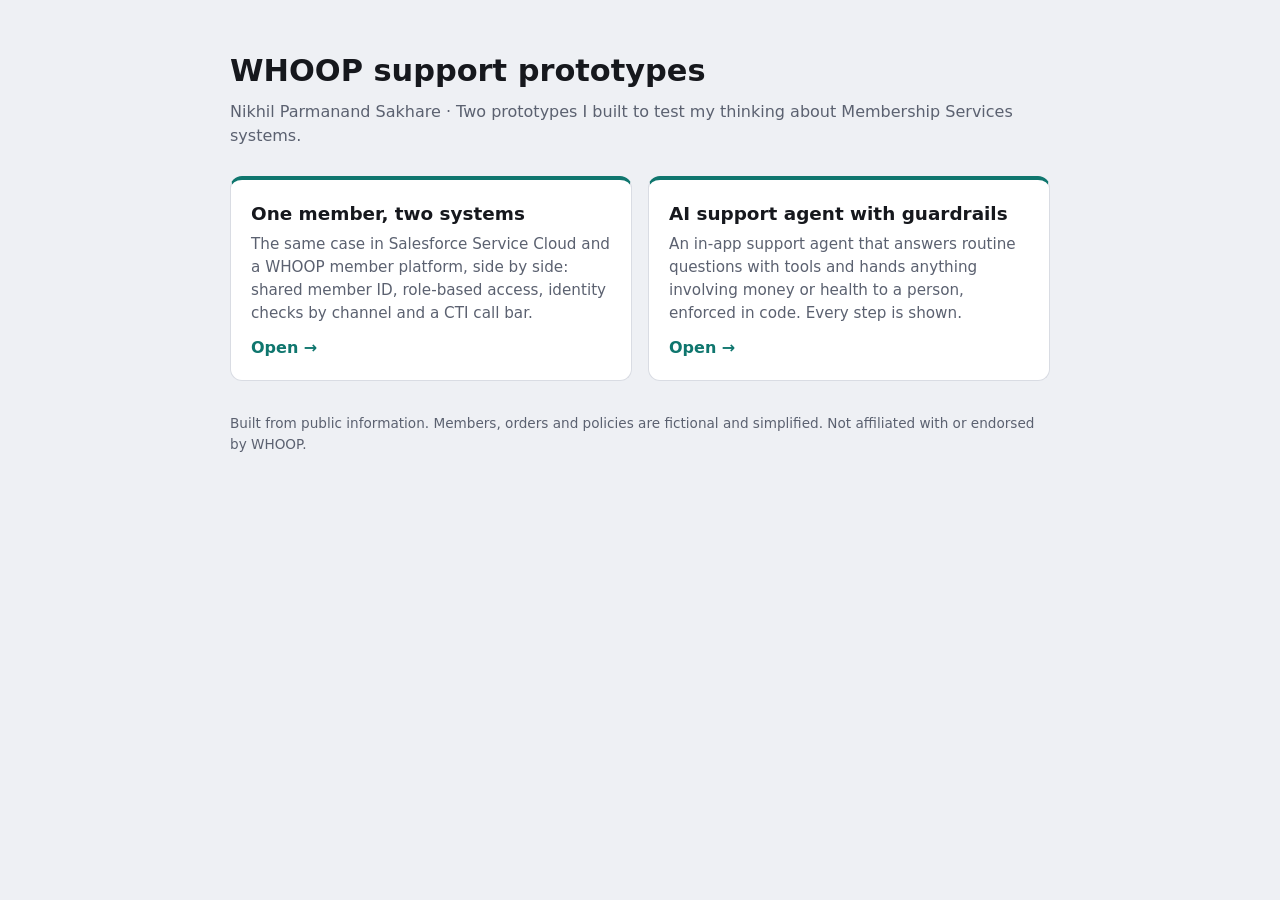
<file: whoop-prototypes-site/index.html>
<!DOCTYPE html>
<html lang="en"><head><meta charset="utf-8">
<meta name="viewport" content="width=device-width, initial-scale=1">
<title>WHOOP support prototypes · Nikhil Parmanand Sakhare</title>
<style>
:root{--bg:#eef0f4;--card:#fff;--ink:#16181d;--muted:#5b6170;--line:#d9dce3;--acc:#0f766e}
@media (prefers-color-scheme:dark){:root{--bg:#121418;--card:#1c1f25;--ink:#eef0f4;--muted:#a3a9b6;--line:#2d313a;--acc:#2bb3a3}}
*{box-sizing:border-box}body{margin:0;font-family:system-ui,-apple-system,Segoe UI,Roboto,sans-serif;background:var(--bg);color:var(--ink);line-height:1.5}
main{max-width:860px;margin:0 auto;padding:48px 20px}
h1{font-size:1.9rem;margin:0 0 6px}p.lead{color:var(--muted);margin:0 0 28px}
.grid{display:grid;grid-template-columns:repeat(auto-fit,minmax(260px,1fr));gap:16px}
a.card{display:block;background:var(--card);border:1px solid var(--line);border-radius:12px;padding:20px;text-decoration:none;color:inherit;border-top:4px solid var(--acc)}
a.card:hover{transform:translateY(-2px);transition:.15s}
a.card h2{margin:0 0 6px;font-size:1.15rem}a.card p{margin:0;color:var(--muted);font-size:.95rem}
a.card span{display:inline-block;margin-top:12px;color:var(--acc);font-weight:600}
footer{margin-top:32px;color:var(--muted);font-size:.85rem}
</style></head><body><main>
<h1>WHOOP support prototypes</h1>
<p class="lead">Nikhil Parmanand Sakhare · Two prototypes I built to test my thinking about Membership Services systems.</p>
<div class="grid">
<a class="card" href="two-systems/"><h2>One member, two systems</h2><p>The same case in Salesforce Service Cloud and a WHOOP member platform, side by side: shared member ID, role-based access, identity checks by channel and a CTI call bar.</p><span>Open →</span></a>
<a class="card" href="agent/"><h2>AI support agent with guardrails</h2><p>An in-app support agent that answers routine questions with tools and hands anything involving money or health to a person, enforced in code. Every step is shown.</p><span>Open →</span></a>
</div>
<footer>Built from public information. Members, orders and policies are fictional and simplified. Not affiliated with or endorsed by WHOOP.</footer>
</main></body></html>
</file>
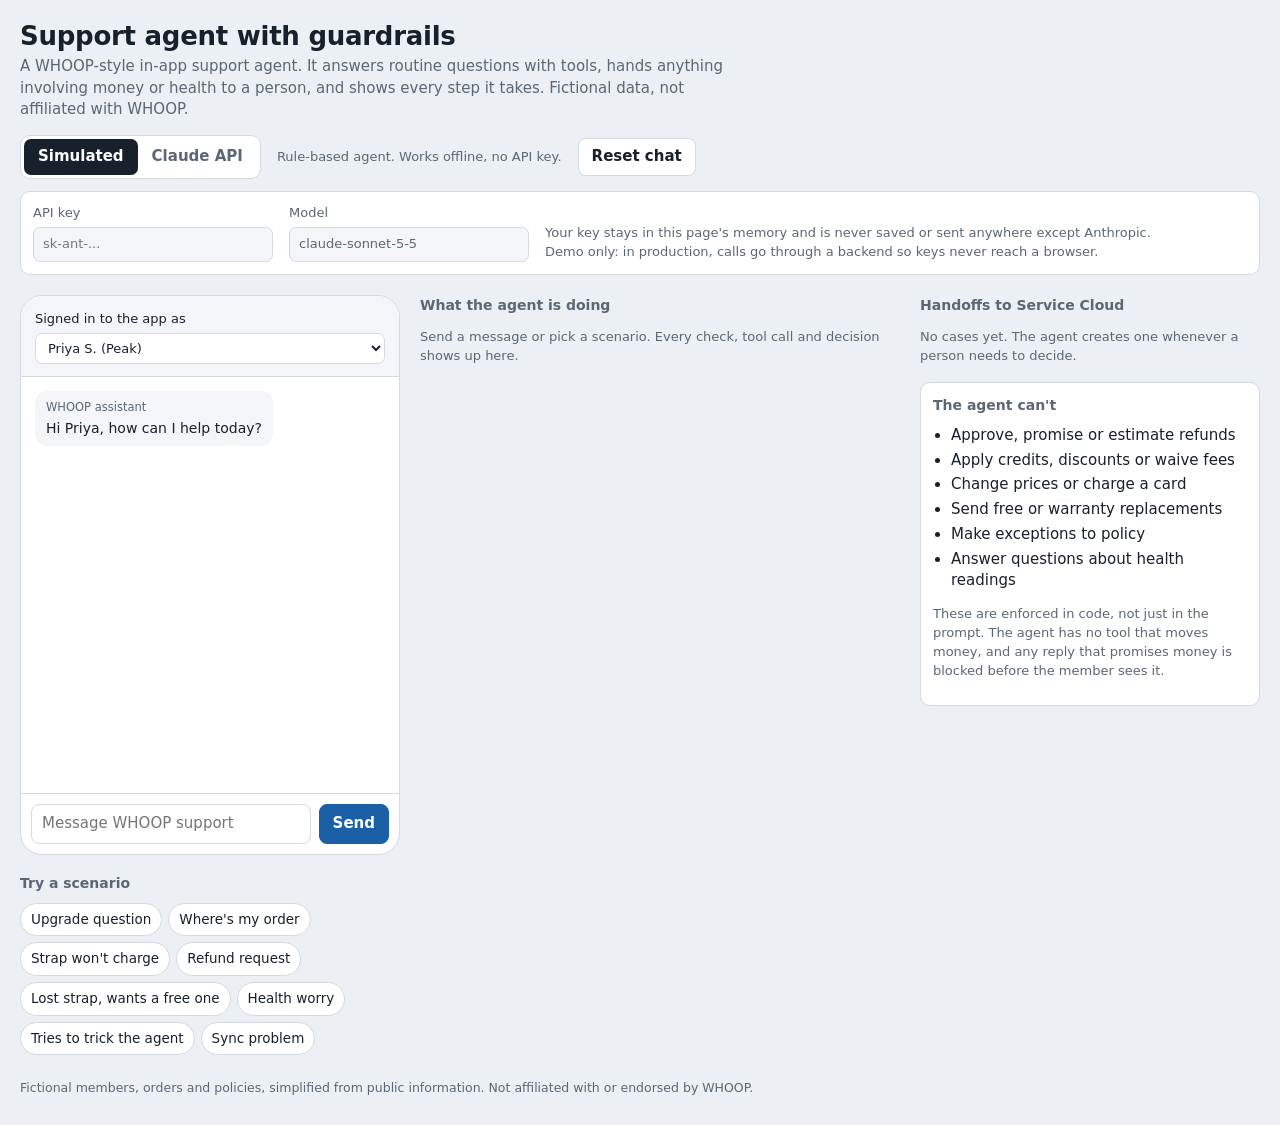
<file: whoop-prototypes-site/agent/index.html>
<!DOCTYPE html>
<html lang="en">
<head>
<meta charset="utf-8">
<meta name="viewport" content="width=device-width, initial-scale=1, viewport-fit=cover">
<title>Support agent with guardrails: a WHOOP-style demo</title>
<link rel="stylesheet" href="css/styles.css">
</head>
<body>
<header class="top">
  <h1>Support agent with guardrails</h1>
  <p>A WHOOP-style in-app support agent. It answers routine questions with tools, hands anything involving money or health to a person, and shows every step it takes. Fictional data, not affiliated with WHOOP.</p>
  <div class="controls">
    <div class="seg" role="group" aria-label="Agent mode">
      <button data-mode="sim" aria-pressed="true">Simulated</button>
      <button data-mode="claude" aria-pressed="false">Claude API</button>
    </div>
    <span class="muted small" id="modenote"></span>
    <button class="btn" id="reset">Reset chat</button>
  </div>
  <div class="keybox" id="keybox" hidden>
    <label>API key <input id="apikey" type="password" autocomplete="off" placeholder="sk-ant-..."></label>
    <label>Model <input id="model" type="text" value="claude-sonnet-5-5"></label>
    <p class="muted small">Your key stays in this page's memory and is never saved or sent anywhere except Anthropic. Demo only: in production, calls go through a backend so keys never reach a browser.</p>
  </div>
</header>

<main class="grid">
  <section class="phone-col" aria-label="Member's app">
    <div class="phone">
      <div class="phone-top">
        <label class="small">Signed in to the app as <select id="member" aria-label="Signed-in member"></select></label>
      </div>
      <div class="chat" id="chat" aria-live="polite"></div>
      <form class="composer" id="composer">
        <label class="sr-only" for="msg">Message</label>
        <input id="msg" type="text" placeholder="Message WHOOP support" autocomplete="off">
        <button class="btn primary" id="send" type="submit">Send</button>
      </form>
    </div>
    <h2>Try a scenario</h2>
    <div class="scenarios" id="scenarios"></div>
  </section>

  <section class="trace-col" aria-label="What the agent is doing">
    <h2>What the agent is doing</h2>
    <p class="muted small" id="trace-empty">Send a message or pick a scenario. Every check, tool call and decision shows up here.</p>
    <ol class="trace" id="trace"></ol>
  </section>

  <aside class="side-col">
    <h2>Handoffs to Service Cloud</h2>
    <p class="muted small" id="cases-empty">No cases yet. The agent creates one whenever a person needs to decide.</p>
    <div id="cases"></div>
    <div class="rules">
      <h2>The agent can't</h2>
      <ul id="cannot"></ul>
      <p class="muted small">These are enforced in code, not just in the prompt. The agent has no tool that moves money, and any reply that promises money is blocked before the member sees it.</p>
    </div>
  </aside>
</main>

<footer class="foot">Fictional members, orders and policies, simplified from public information. Not affiliated with or endorsed by WHOOP.</footer>

<script src="js/data.js"></script>
<script src="js/guardrails.js"></script>
<script src="js/tools.js"></script>
<script src="js/agent-sim.js"></script>
<script src="js/agent-claude.js"></script>
<script src="js/app.js"></script>
</body>
</html>
</file>
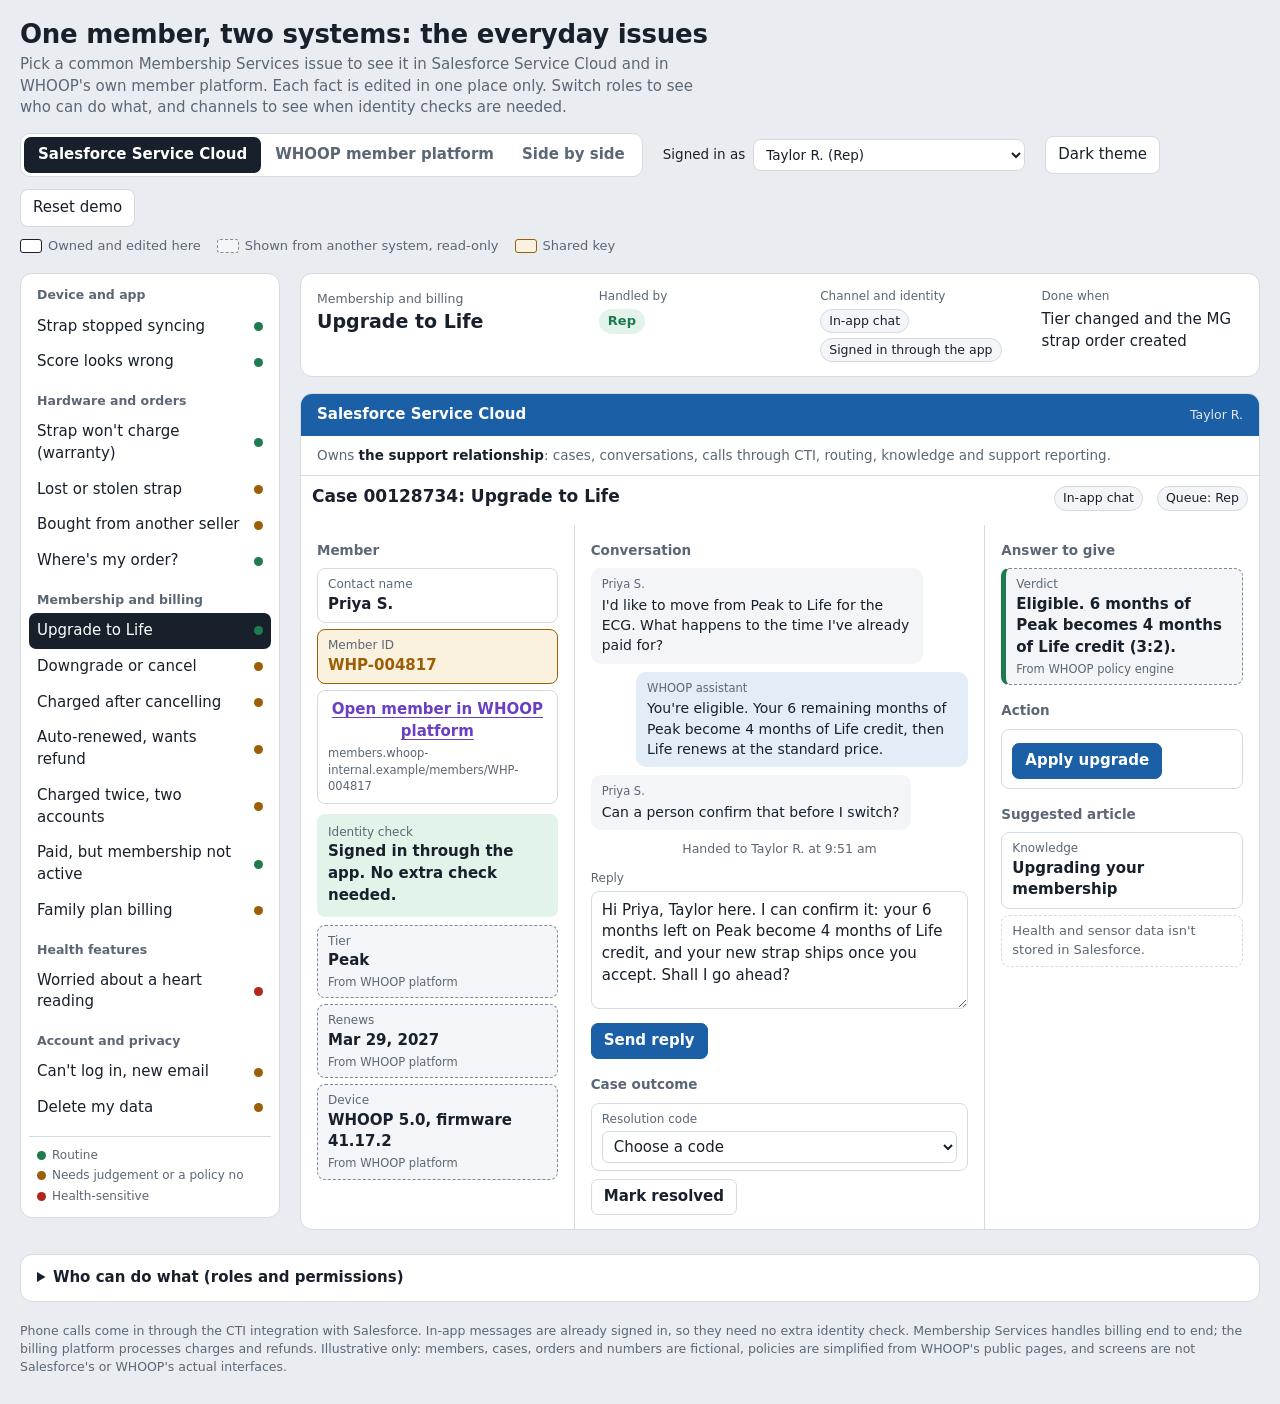
<file: whoop-prototypes-site/two-systems/index.html>
<!DOCTYPE html>
<html lang="en">
<head>
<meta charset="utf-8">
<meta name="viewport" content="width=device-width, initial-scale=1, viewport-fit=cover">
<title>One member, two systems: the everyday issues</title>
<style>
:root{
  --bg:#E9EDF1; --surface:#FFFFFF; --surface-2:#F3F5F8; --ink:#17202B; --muted:#5B6775; --line:#D3DAE1;
  --sf:#1B5FA6; --sf-soft:#E3EDF8; --wp:#6A3FC4; --wp-soft:#EFE9FA; --key:#9A5F07; --key-soft:#FBF1DF;
  --ref:#7F8B98; --ok:#1F7A4D; --ok-soft:#E2F3EA; --warn:#9A5F07; --warn-soft:#FBF1DF; --alert:#B3261E; --alert-soft:#FBE7E5; --flash:#FFE7A8;
  box-sizing:border-box; padding-top:env(safe-area-inset-top,0px); padding-bottom:env(safe-area-inset-bottom,0px); color-scheme:light;
}
@media (prefers-color-scheme: dark){
  :root:not([data-theme="light"]){
    --bg:#10151B; --surface:#19212A; --surface-2:#1F2933; --ink:#E6EBF0; --muted:#9AA6B2; --line:#2E3A46;
    --sf:#6AA8EE; --sf-soft:#1A2B3F; --wp:#AE92F2; --wp-soft:#2A2140; --key:#E3A43C; --key-soft:#33280F;
    --ref:#8C98A5; --ok:#5CC08C; --ok-soft:#163326; --warn:#E3A43C; --warn-soft:#33280F; --alert:#F08B82; --alert-soft:#3A1917; --flash:#5A4712; color-scheme:dark;
  }
}
:root[data-theme="dark"]{
  --bg:#10151B; --surface:#19212A; --surface-2:#1F2933; --ink:#E6EBF0; --muted:#9AA6B2; --line:#2E3A46;
  --sf:#6AA8EE; --sf-soft:#1A2B3F; --wp:#AE92F2; --wp-soft:#2A2140; --key:#E3A43C; --key-soft:#33280F;
  --ref:#8C98A5; --ok:#5CC08C; --ok-soft:#163326; --warn:#E3A43C; --warn-soft:#33280F; --alert:#F08B82; --alert-soft:#3A1917; --flash:#5A4712; color-scheme:dark;
}
*,*::before,*::after{box-sizing:inherit}
html{scroll-padding-top:env(safe-area-inset-top,0px)}
body{margin:0;background:var(--bg);color:var(--ink);font-family:"Avenir Next","Segoe UI Variable Text","Segoe UI",system-ui,-apple-system,sans-serif;font-size:15px;line-height:1.45;font-variant-numeric:tabular-nums}
button,select,textarea,input{font:inherit;color:inherit}
:focus-visible{outline:2px solid var(--sf);outline-offset:2px}

.top{max-width:1560px;margin:0 auto;padding:20px 20px 6px}
.top h1{font-size:26px;line-height:1.15;margin:0 0 4px;font-weight:650;letter-spacing:-.01em}
.top p{margin:0;color:var(--muted);max-width:74ch}
.controls{display:flex;flex-wrap:wrap;gap:12px 20px;align-items:center;margin-top:14px}
.seg{display:inline-flex;border:1px solid var(--line);border-radius:10px;background:var(--surface);padding:3px}
.seg button{border:0;background:none;padding:7px 14px;border-radius:7px;cursor:pointer;color:var(--muted);font-weight:550}
.seg button[aria-pressed="true"]{background:var(--ink);color:var(--surface)}
.theme{border:1px solid var(--line);background:var(--surface);border-radius:8px;padding:7px 12px;cursor:pointer}
.legend{display:flex;flex-wrap:wrap;gap:8px 16px;font-size:13px;color:var(--muted)}
.legend span{display:inline-flex;align-items:center;gap:6px}
.sw{width:22px;height:14px;border-radius:3px;display:inline-block}
.sw.o{background:var(--surface);border:1.5px solid var(--ink)}
.sw.r{background:var(--surface-2);border:1.5px dashed var(--ref)}
.sw.k{background:var(--key-soft);border:1.5px solid var(--key)}

.layout{max-width:1560px;margin:0 auto;padding:12px 20px 24px;display:grid;grid-template-columns:260px minmax(0,1fr);gap:20px;align-items:start}
.rail{background:var(--surface);border:1px solid var(--line);border-radius:12px;padding:10px 8px;position:sticky;top:calc(12px + env(safe-area-inset-top,0px))}
.rail h2{font-size:12.5px;color:var(--muted);font-weight:650;margin:12px 8px 4px}
.rail h2:first-child{margin-top:2px}
.rail button{display:flex;width:100%;text-align:left;justify-content:space-between;gap:8px;align-items:center;border:0;background:none;padding:7px 8px;border-radius:7px;cursor:pointer}
.rail button:hover{background:var(--surface-2)}
.rail button[aria-current="true"]{background:var(--ink);color:var(--surface)}
.dot{width:9px;height:9px;border-radius:50%;flex:none}
.dot.ok{background:var(--ok)} .dot.warn{background:var(--warn)} .dot.alert{background:var(--alert)}
.railkey{font-size:12px;color:var(--muted);padding:10px 8px 2px;border-top:1px solid var(--line);margin-top:10px;display:grid;gap:3px}
.railkey span{display:flex;gap:6px;align-items:center}
.pick{display:none;width:100%;padding:9px 10px;border:1px solid var(--line);border-radius:9px;background:var(--surface)}

.summary{background:var(--surface);border:1px solid var(--line);border-radius:12px;padding:14px 16px;margin-bottom:16px;display:grid;grid-template-columns:minmax(0,1.3fr) repeat(3,minmax(0,1fr));gap:12px 20px}
.summary .t{font-size:19px;font-weight:650;line-height:1.25}
.summary .g{font-size:12.5px;color:var(--muted)}
.summary .k{font-size:12px;color:var(--muted);display:block;margin-bottom:3px}
.badge{display:inline-block;font-size:13px;font-weight:600;padding:3px 9px;border-radius:999px}
.badge.ok{background:var(--ok-soft);color:var(--ok)} .badge.warn{background:var(--warn-soft);color:var(--warn)} .badge.alert{background:var(--alert-soft);color:var(--alert)}
.chips{display:flex;flex-wrap:wrap;gap:5px}
.chip{font-size:12.5px;padding:2px 8px;border-radius:999px;background:var(--surface-2);border:1px solid var(--line)}

.stage{display:grid;gap:20px}
.stage.split{grid-template-columns:1fr 1fr}
.view{display:none;min-width:0}
.view.show{display:block}
.frame{background:var(--surface);border:1px solid var(--line);border-radius:12px;overflow:hidden}
.bar{display:flex;align-items:center;justify-content:space-between;gap:12px;padding:10px 16px;color:#fff}
.bar strong{font-size:15px} .bar small{opacity:.88}
.sf .bar{background:var(--sf)} .wp .bar{background:var(--wp)}
.ownline{padding:10px 16px;border-bottom:1px solid var(--line);font-size:13.5px;color:var(--muted)}
.ownline b{color:var(--ink);font-weight:600}
.casehead{padding:12px 16px;border-bottom:1px solid var(--line);display:flex;flex-wrap:wrap;gap:8px 14px;align-items:baseline}
.casehead .t{font-size:17px;font-weight:650;margin-right:auto}

.sf .body{display:grid;grid-template-columns:minmax(210px,1fr) minmax(280px,1.5fr) minmax(210px,1fr)}
.wp .body{display:grid;grid-template-columns:1fr 1fr}
.split .sf .body{grid-template-columns:1fr 1fr}
.split .sf .col.mid{grid-column:1 / -1;order:3;border-right:0;border-top:1px solid var(--line)}
.col{padding:14px 16px;border-right:1px solid var(--line);min-width:0}
.col:last-child{border-right:0}
.wp .col:nth-child(2){border-right:0}
.wp .col.wide{grid-column:1 / -1;border-top:1px solid var(--line);border-right:0}
.col h3{font-size:13.5px;font-weight:650;margin:16px 0 8px;color:var(--muted)}
.col h3:first-child{margin-top:2px}

.f{position:relative;border-radius:8px;padding:7px 10px;margin:0 0 6px;border:1.5px solid transparent}
.f .l{display:block;font-size:12px;color:var(--muted)}
.f .v{display:block;font-weight:560;overflow-wrap:anywhere}
.f.owned{background:var(--surface);border-color:var(--line)}
.f.ref{background:var(--surface-2);border:1.5px dashed var(--ref);cursor:pointer}
.f.ref .src{display:block;font-size:11.5px;color:var(--muted);margin-top:2px}
.f.ref:hover{border-style:solid}
.f.key{background:var(--key-soft);border-color:var(--key)}
.f.key .v{color:var(--key)}
.f.hl{box-shadow:0 0 0 3px var(--key)}
.f.flash{animation:flash 1.4s ease-out}
@keyframes flash{0%{background:var(--flash)}100%{}}
@media (prefers-reduced-motion:reduce){.f.flash{animation:none;box-shadow:0 0 0 3px var(--key)}}
.v.ok{color:var(--ok)} .v.warn{color:var(--warn)} .v.alert{color:var(--alert)}
.verdict{border-left-width:5px!important;border-left-style:solid!important}
.verdict.ok{border-left-color:var(--ok)!important} .verdict.warn{border-left-color:var(--warn)!important} .verdict.alert{border-left-color:var(--alert)!important}

.chat{display:flex;flex-direction:column;gap:8px;margin-bottom:10px}
.msg{max-width:88%;padding:8px 11px;border-radius:10px;font-size:14px}
.msg .who{display:block;font-size:11.5px;color:var(--muted);margin-bottom:2px}
.msg.m{background:var(--surface-2);align-self:flex-start}
.msg.a{background:var(--sf-soft);align-self:flex-end}
.msg.sys{align-self:center;background:none;color:var(--muted);font-size:12.5px;padding:2px}
.lab{font-size:12px;color:var(--muted);display:block;margin-bottom:3px}
textarea{width:100%;min-height:118px;border:1px solid var(--line);border-radius:8px;padding:8px 10px;background:var(--surface);resize:vertical}
select.inline{width:100%;margin-top:3px;padding:5px 7px;border:1px solid var(--line);border-radius:6px;background:var(--surface)}
.row{display:flex;gap:8px;flex-wrap:wrap;margin-top:8px;align-items:center}
.btn{border:1px solid var(--line);background:var(--surface);padding:6px 12px;border-radius:7px;cursor:pointer;font-weight:550}
.btn.primary{background:var(--sf);color:#fff;border-color:var(--sf)}
.btn[disabled]{opacity:.5;cursor:not-allowed}
.rule{font-size:13px;padding:7px 10px;border-radius:8px;background:var(--surface-2);margin:0 0 6px}
.rule b{font-weight:600}
.done{font-size:13px;color:var(--ok);font-weight:600}
.none{font-size:13px;color:var(--muted);padding:6px 10px;border:1.5px dashed var(--line);border-radius:8px;margin-bottom:6px}
.locked{border:1.5px solid var(--line);border-radius:8px;padding:12px;margin-bottom:6px;background:repeating-linear-gradient(135deg,var(--surface-2) 0 8px,var(--surface) 8px 16px)}
.locked b{display:block;margin-bottom:2px}
.xlink{display:flex;flex-direction:column;gap:2px;margin:2px 0 10px;padding:8px 10px;border-radius:8px;border:1.5px solid var(--line);background:var(--surface)}
.xlink button{align-self:flex-start;border:0;background:none;padding:0;cursor:pointer;font-weight:600;text-decoration:underline;text-underline-offset:3px}
.sf .xlink button{color:var(--wp)} .wp .xlink button{color:var(--sf)}
.xlink code{font-family:inherit;font-size:11.5px;color:var(--muted);overflow-wrap:anywhere}
.log{list-style:none;margin:0;padding:0;font-size:13.5px}
.log li{padding:6px 0;border-bottom:1px solid var(--line);display:flex;gap:10px}
.log li:last-child{border-bottom:0}
.log time{color:var(--muted);min-width:64px;flex:none}
.tablewrap{overflow-x:auto}
table{border-collapse:collapse;width:100%;font-size:13.5px}
th,td{text-align:left;padding:6px 8px;border-bottom:1px solid var(--line)}
th{color:var(--muted);font-weight:600;white-space:nowrap}

.toast{position:fixed;left:50%;transform:translateX(-50%);bottom:calc(16px + env(safe-area-inset-bottom,0px));max-width:min(580px,calc(100% - 24px));background:var(--ink);color:var(--surface);border-radius:10px;padding:12px 14px;display:none;gap:12px;align-items:center;box-shadow:0 8px 28px rgba(0,0,0,.25);z-index:10}
.toast.show{display:flex}
.toast p{margin:0;font-size:14px}
.toast button{flex:none;border:0;border-radius:7px;padding:7px 11px;background:var(--surface);color:var(--ink);cursor:pointer;font-weight:600}
.toast .x{background:none;color:var(--surface);padding:4px 6px}
.foot{max-width:1560px;margin:0 auto;padding:0 20px 28px;color:var(--muted);font-size:12.5px}

@media (max-width:1279px){ .stage.split{grid-template-columns:1fr} #btn-split{display:none} }
@media (max-width:1100px){ .summary{grid-template-columns:1fr 1fr} .summary .head{grid-column:1 / -1} }
@media (max-width:900px){
  .layout{grid-template-columns:1fr}
  .rail{display:none} .pick{display:block}
  .sf .body,.wp .body,.split .sf .body{grid-template-columns:1fr}
  .col{border-right:0!important;border-bottom:1px solid var(--line)}
  .col:last-child{border-bottom:0}
  .sf .col.mid{order:0}
  .top h1{font-size:22px}
}
@media (max-width:520px){ .summary{grid-template-columns:1fr} }
.rolebox{display:inline-flex;align-items:center;gap:8px;font-size:13.5px}
.rolebox select{padding:6px 8px;border:1px solid var(--line);border-radius:8px;background:var(--surface)}
.call{display:flex;flex-wrap:wrap;gap:6px 14px;align-items:center;padding:9px 16px;border-bottom:1px solid var(--line);background:var(--sf-soft);font-size:13.5px}
.call b{font-weight:650}
.call .live{display:inline-flex;align-items:center;gap:6px;font-weight:650;color:var(--alert)}
.call .live::before{content:"";width:8px;height:8px;border-radius:50%;background:var(--alert)}
.call small{color:var(--muted)}
.verify{border-radius:8px;padding:9px 10px;margin:0 0 8px;border:1.5px solid var(--line)}
.verify.ok{background:var(--ok-soft);border-color:transparent}
.verify.no{background:var(--warn-soft);border-color:transparent}
.verify .l{display:block;font-size:12px;color:var(--muted)}
.verify .v{display:block;font-weight:600}
.verify .demo{font-size:12px;color:var(--muted);margin-top:4px}
.masked .v{color:var(--muted)!important;font-weight:500;font-style:italic}
.need{font-size:12px;color:var(--muted)}
.actbox{border:1.5px solid var(--line);border-radius:8px;padding:9px 10px;margin:0 0 8px}
.actbox .row{margin-top:4px}
.perm{max-width:1560px;margin:0 auto;padding:0 20px 20px}
.perm details{background:var(--surface);border:1px solid var(--line);border-radius:12px;padding:12px 16px}
.perm summary{cursor:pointer;font-weight:650}
.perm td.y{color:var(--ok);font-weight:600} .perm td.n{color:var(--muted)}
.perm tr.me td{background:var(--sf-soft)}
.readings{border:1.5px solid var(--ok);border-radius:8px;padding:10px;margin-bottom:6px;background:var(--ok-soft)}
</style>
</head>
<body>
<header class="top">
  <h1>One member, two systems: the everyday issues</h1>
  <p>Pick a common Membership Services issue to see it in Salesforce Service Cloud and in WHOOP's own member platform. Each fact is edited in one place only. Switch roles to see who can do what, and channels to see when identity checks are needed.</p>
  <div class="controls">
    <div class="seg" role="group" aria-label="Choose view">
      <button id="btn-sf" aria-pressed="true" data-mode="sf">Salesforce Service Cloud</button>
      <button id="btn-wp" aria-pressed="false" data-mode="wp">WHOOP member platform</button>
      <button id="btn-split" aria-pressed="false" data-mode="split">Side by side</button>
    </div>
    <label class="rolebox">Signed in as
      <select id="role" aria-label="Signed in as"></select>
    </label>
    <button class="theme" id="theme">Dark theme</button>
    <button class="theme" id="reset">Reset demo</button>
  </div>
  <div class="legend" aria-label="Legend" style="margin-top:10px">
    <span><i class="sw o"></i>Owned and edited here</span>
    <span><i class="sw r"></i>Shown from another system, read-only</span>
    <span><i class="sw k"></i>Shared key</span>
  </div>
</header>

<div class="layout">
  <nav class="rail" id="rail" aria-label="Issue types"></nav>
  <div>
    <select class="pick" id="pick" aria-label="Choose an issue"></select>
    <section class="summary" id="summary" aria-live="polite"></section>
    <main class="stage" id="stage">
      <section class="view sf show" id="view-sf" aria-label="Salesforce Service Cloud view"></section>
      <section class="view wp" id="view-wp" aria-label="WHOOP member platform view"></section>
    </main>
  </div>
</div>

<section class="perm" aria-label="Who can do what">
  <details><summary>Who can do what (roles and permissions)</summary><div class="tablewrap" id="permtable" style="margin-top:10px"></div></details>
</section>

<p class="foot">Phone calls come in through the CTI integration with Salesforce. In-app messages are already signed in, so they need no extra identity check. Membership Services handles billing end to end; the billing platform processes charges and refunds. Illustrative only: members, cases, orders and numbers are fictional, policies are simplified from WHOOP's public pages, and screens are not Salesforce's or WHOOP's actual interfaces.</p>

<div class="toast" id="toast" role="status" aria-live="polite">
  <p id="toast-text"></p>
  <button id="toast-go">Open</button>
  <button class="x" id="toast-x" aria-label="Close">✕</button>
</div>
<script>
var WP="WHOOP platform", POL="WHOOP policy engine", NS="NetSuite", BILL="Billing platform";
var ISSUES=[
{id:"sync",g:"Device and app",t:"Strap stopped syncing",who:["WHOOP assistant can resolve","ok"],
 m:{n:"Leah K.",id:"WHP-006231",email:"leah.k@example.com",phone:"+1 (857) 555-0119",tier:"Peak",renew:"Feb 3, 2027",dev:"WHOOP 5.0, firmware 41.17.2",ver:"Passed, app sign-in, 10:05 am"},
 ch:"In-app chat",no:"00131007",
 chat:[["m","My strap hasn't synced since I updated my phone on Sunday."],["a","That update can switch off Bluetooth access for the WHOOP app. Open Settings, then WHOOP, and turn Bluetooth back on. Your strap will sync on its own."],["m","Done, it's syncing now. Thanks!"]],
 reply:"Glad it's syncing again, Leah. If it stops within the next day, reply here and we'll take a closer look.",
 v:["Known issue for this phone version: Bluetooth access reset by the update. Guided fix, escalate if no sync within 24 hours.","ok",WP],
 sfRef:[["os","Phone and app","iOS 27.0, app 5.12.0 (update available)",WP],["sync","Last sync","3 days ago, now syncing",WP]],
 art:"Fix syncing after a phone update",codes:["Resolved by troubleshooting","Escalated to device team","Replacement needed"],
 wpOwn:[["os","Phone and app","iOS 27.0, app 5.12.0 (update available)"],["sync","Last sync","3 days ago, now syncing"],["bt","Bluetooth access","Turned off Sep 27, back on 10:07 am"]],
 sys:["Salesforce","WHOOP platform"],done:"Strap syncs and stays synced for 24 hours",
 ev:[["10:07 am","Strap synced. Status sent to case (real time)"],["10:05 am","Device check sent to case (real time)"]],
 rec:["Sync cases closed as fixed, but strap still not syncing 48 hours later","3","Membership Services ops"]},

{id:"sleep",g:"Device and app",t:"Score looks wrong",who:["WHOOP assistant can resolve","ok"],
 m:{n:"Chris P.",id:"WHP-007754",email:"chris.p@example.com",phone:"+1 (781) 555-0163",tier:"One",renew:"Jun 11, 2027",dev:"WHOOP 5.0, firmware 41.17.2",ver:"Passed, app sign-in, 7:12 am"},
 ch:"In-app chat",no:"00131022",
 chat:[["m","My recovery was 34% but I slept great. Is my strap broken?"],["a","Your strap is working normally. Recovery also looks at your heart rate variability against your recent baseline, and yours was lower last night. I can walk you through what affected it in the app."]],
 reply:"Hi Chris, your strap checks out fine. The WHOOP assistant can show you exactly what pulled your score down. Let me know if anything still looks off.",
 v:["Device healthy. Score explained in the app from the member's own data. No data values sent to Salesforce.","ok",WP],
 sfRef:[["hw","Device check","Sensors and fit normal",WP]],
 art:"How your Recovery score is calculated",codes:["Score explained","Device issue found"],
 wpOwn:[["hw","Device check","Sensors and fit normal"],["data","Score details","Available to the WHOOP assistant in the app only"]],
 lock:"Sleep and recovery data stays in the WHOOP platform. The assistant explains it in the app; Salesforce only gets \"device check passed.\"",
 sys:["Salesforce","WHOOP platform"],done:"Member understands the score, device confirmed healthy",
 ev:[["7:13 am","Device check result sent to case (real time)"]],
 rec:["Score cases that later turned into a device replacement","1","Business Systems"]},

{id:"defect",g:"Hardware and orders",t:"Strap won't charge (warranty)",who:["Rep","ok"],
 m:{n:"Omar B.",id:"WHP-003390",email:"omar.b@example.com",phone:"+1 (617) 555-0177",tier:"One",renew:"Nov 20, 2026",dev:"WHOOP 5.0, firmware 41.17.2",ver:"Passed, SMS code, 11:31 am"},
 ch:"Phone",no:"00131040",
 chat:[["m","My strap won't charge past 20% anymore, even with a new cable."],["sys","Call with Taylor R., 11:30 am"]],
 reply:"Hi Omar, thanks for your patience on the call. Your strap is covered, so a replacement is on its way. You'll get tracking by email.",
 v:["Covered by warranty. Bought from WHOOP, membership active, payment method valid.","ok",POL],
 sfRef:[["order","Replacement order","SO-58841, ready to ship",NS]],keys:[["order","Order number","SO-58841"]],
 rule:"Can't close as \"Warranty replacement\" until a replacement order number is on the case.",
 art:"Warranty replacements",codes:["Warranty replacement","Troubleshooting fixed it"],
 wpOwn:[["bat","Battery check","Holds 18% after a full charge"],["chan","Purchase channel","WHOOP.com"]],
 sys:["Salesforce","WHOOP platform","NetSuite"],done:"Replacement order created and shipped",
 ev:[["11:36 am","Order SO-58841 created in NetSuite, number sent to case (real time)"],["11:33 am","Warranty verdict sent to case (real time)"]],
 rec:["Cases closed as warranty replacement with no matching order","2","Membership Services ops"]},

{id:"lost",g:"Hardware and orders",t:"Lost or stolen strap",who:["Rep","warn"],
 m:{n:"Marcus T.",id:"WHP-002118",email:"marcus.t@example.com",phone:"+1 (339) 555-0104",tier:"Peak",renew:"Apr 2, 2027",dev:"WHOOP 5.0, firmware 41.17.2",ver:"Passed, app sign-in, 9:58 am"},
 ch:"Email",no:"00131051",
 chat:[["m","I left my strap on a flight. Can you send me a new one?"]],
 reply:"Hi Marcus, sorry to hear that. Lost straps aren't covered by the warranty, but I've locked the old one to your account so no one else can use it. You can order a replacement in the app, and your membership carries straight over.",
 v:["Not covered. Lost or stolen straps aren't covered by warranty. Member can buy a replacement.","warn",POL],
 sfRef:[["lostf","Lost or stolen","Reported 10:02 am, strap locked",WP]],
 rule:"Reporting lost sends an event to the WHOOP platform. The platform owns the flag and locks the strap.",
 art:"If your strap is lost or stolen",codes:["Lost, replacement bought","Lost, no replacement yet"],
 wpOwn:[["lostf","Lost or stolen","Reported 10:02 am, strap locked"]],
 sys:["Salesforce","WHOOP platform"],done:"Old strap locked, member knows how to replace it",
 ev:[["10:02 am","Lost report received from case, strap locked (real time)"]],
 rec:["Straps flagged lost with no case explaining why","0","Business Systems"]},

{id:"market",g:"Hardware and orders",t:"Bought from another seller",who:["Senior rep","warn"],
 m:{n:"Alex M.",id:"WHP-008402",email:"alex.m@example.com",phone:"+1 (508) 555-0131",tier:"Peak",renew:"Aug 9, 2027",dev:"WHOOP 5.0, firmware 41.17.2",ver:"Passed, app sign-in, 1:14 pm"},
 ch:"In-app chat",no:"00131066",
 chat:[["m","The strap I bought on a marketplace site stopped reading my heart rate after a week."],["sys","Handed to Morgan P. at 1:16 pm"]],
 reply:"Hi Alex, I'm sorry about the trouble. Our warranty covers straps bought from WHOOP or an approved partner. Could you send your receipt so we can check where it came from?",
 v:["Needs proof of purchase. Warranty covers WHOOP and approved partners only. This seller isn't on the approved list.","warn",POL],
 sfOwn:[["Receipt","Not received yet"]],
 rule:"Can't close until the purchase channel is confirmed in the WHOOP platform.",
 art:"Where to buy WHOOP safely",codes:["Covered after proof","Not covered, unapproved seller","Referred to seller"],
 wpOwn:[["chan","Purchase channel","Third-party seller, not verified"],["list","Approved partner list","Version 9, seller not listed"]],
 sfRef:[["chan","Purchase channel","Third-party seller, not verified",WP]],
 sys:["Salesforce","WHOOP platform"],done:"Channel confirmed and warranty decision recorded",
 ev:[["1:15 pm","Warranty verdict sent to case (real time)"]],
 rec:["Warranty approvals where the channel wasn't WHOOP or an approved partner","0","Membership Services ops"]},

{id:"ship",g:"Hardware and orders",t:"Where's my order?",who:["WHOOP assistant can resolve","ok"],
 m:{n:"Ben A.",id:"WHP-009917",email:"ben.a@example.com",phone:"+1 (774) 555-0188",tier:"Peak",renew:"Sep 22, 2027",dev:"Not yet paired",ver:"Passed, app sign-in, 8:40 am"},
 ch:"In-app chat",no:"00131080",
 chat:[["m","It's been 8 days and my WHOOP still hasn't arrived."],["a","Your order shipped on Sep 23 and is held up at a regional hub. The carrier now expects Oct 2. I'll message you if that changes."]],
 reply:"Hi Ben, just checking in: your strap is still on track for Oct 2. If it hasn't arrived by Oct 3, reply here and we'll send a new one.",
 v:["Shipped Sep 23. Carrier shows a delay at a regional hub. Expected Oct 2.","ok",NS],
 sfRef:[["order","Shipping","Delayed at hub, expected Oct 2",NS]],keys:[["order","Order number","SO-59102"]],
 art:"Tracking your order",codes:["Tracking shared","Reshipped","Escalated to logistics"],
 wpOwn:[["mem","Membership status","Active, strap not yet paired"]],
 sys:["Salesforce","WHOOP platform","NetSuite"],done:"Strap delivered, or reshipped after Oct 3",
 ev:[["8:41 am","Shipping status shown from NetSuite by order number (live lookup)"]],
 rec:["Orders delayed over 10 days with no support case","4","Logistics"]},

{id:"upgrade",g:"Membership and billing",t:"Upgrade to Life",who:["Rep","ok"],
 m:{n:"Priya S.",id:"WHP-004817",email:"priya.s@example.com",phone:"+1 (617) 555-0142",tier:"Peak",renew:"Mar 29, 2027",dev:"WHOOP 5.0, firmware 41.17.2",ver:"Passed, app sign-in, 9:48 am"},
 ch:"In-app chat",no:"00128734",
 chat:[["m","I'd like to move from Peak to Life for the ECG. What happens to the time I've already paid for?"],["a","You're eligible. Your 6 remaining months of Peak become 4 months of Life credit, then Life renews at the standard price."],["m","Can a person confirm that before I switch?"],["sys","Handed to Taylor R. at 9:51 am"]],
 reply:"Hi Priya, Taylor here. I can confirm it: your 6 months left on Peak become 4 months of Life credit, and your new strap ships once you accept. Shall I go ahead?",
 v:["Eligible. 6 months of Peak becomes 4 months of Life credit (3:2).","ok",POL],
 art:"Upgrading your membership",codes:["Upgrade completed","Upgrade declined"],
 wpOwn:[["rule","Upgrade rule, version 14","Remaining months move to Life at a 3:2 ratio"],["used","Same answer used by","Rep screen, help centre, WHOOP assistant"]],
 sys:["Salesforce","WHOOP platform","NetSuite"],done:"Tier changed and the MG strap order created",
 ev:[["9:51 am","Policy verdict sent to case (real time)"]],
 rec:["Upgrade cases closed as completed where the tier didn't change","0","Business Systems"]},

{id:"down",g:"Membership and billing",t:"Downgrade or cancel",who:["Retention specialist","warn"],
 m:{n:"Dana R.",id:"WHP-001265",email:"dana.r@example.com",phone:"+1 (978) 555-0150",tier:"Life",renew:"Jan 14, 2027",dev:"WHOOP MG, firmware 41.17.2",ver:"Passed, app sign-in, 2:02 pm"},
 ch:"Email",no:"00131095",
 chat:[["m","I want to drop to One. Can I get a refund for the rest of this year?"],["sys","Routed to retention, possible cancellation"]],
 reply:"Hi Dana, thanks for letting us know. We don't refund unused time, but your switch to One will start when this billing period ends on Jan 14, and you'll keep Life features until then. Before you switch, would it help if I walked you through what changes?",
 v:["Outside the 30-day refund window, so no refund for unused time. Move to One starts at the end of the billing period, Jan 14, 2027.","warn",POL],
 sfOwn:[["Reason for leaving","Price"],["Offer made","Walkthrough of plan differences"]],
 art:"Changing or cancelling your membership",codes:["Downgrade scheduled","Kept current tier","Cancelled"],
 wpOwn:[["pend","Scheduled change","Move to One on Jan 14, 2027"]],
 sfRef:[["pend","Scheduled change","Move to One on Jan 14, 2027",WP]],
 sys:["Salesforce","WHOOP platform","Billing platform"],done:"Change scheduled or member stays, reason recorded",
 ev:[["2:09 pm","Downgrade scheduled in WHOOP platform, date sent to case (real time)"]],
 rec:["Scheduled downgrades with no reason recorded in Salesforce","5","Membership Services ops"]},

{id:"charge",g:"Membership and billing",t:"Charged after cancelling",who:["Rep","warn"],
 m:{n:"Nia W.",id:"WHP-005530",email:"nia.w@example.com",phone:"+1 (617) 555-0126",tier:"One",renew:"Sep 30, 2027",dev:"WHOOP 5.0, firmware 41.17.2",ver:"Passed, SMS code, 3:20 pm"},
 ch:"Phone",no:"00131102",
 chat:[["m","I was charged $199 today but I thought I cancelled last month."],["sys","Call with Taylor R., 3:19 pm"]],
 reply:"Hi Nia, following up on our call. I checked your account and support history and couldn't find a cancellation, so the renewal went through today. I've cancelled it now so you won't be charged again, and I've sent your refund request to my team lead for review. I'll update you by tomorrow.",
 v:["No cancellation on file. Renewal is outside the refund policy, so a refund needs team lead approval. The rep handles it end to end; the billing platform only processes the refund.","warn",POL],
 sfRef:[["chg","Last charge","$199.00 renewal, Sep 30, 2026",BILL],["refund","Refund reference","None yet, waiting on approval",BILL]],
 sfOwn:[["Earlier cases about cancelling","None found"],["Exception approval","Sent to Jamie W. (team lead), 3:25 pm"]],
 rule:"Can't close as \"Refund issued\" until the refund reference from the billing platform is on the case.",
 art:"Understanding your renewal",codes:["Refund issued after approval","Charge explained, no refund","Cancelled for next renewal"],
 wpOwn:[["canc","Cancellation requests","None before today. Cancelled 3:24 pm"]],
 sys:["Salesforce","WHOOP platform","Billing platform"],done:"Renewal cancelled and refund decided, with a reference if issued",
 ev:[["3:24 pm","Cancellation recorded in WHOOP platform, sent to case (real time)"]],
 rec:["Refund cases with no refund reference","1","Finance ops"]},

{id:"renew",g:"Membership and billing",t:"Auto-renewed, wants refund",who:["Rep","warn"],
 m:{n:"Luis F.",id:"WHP-002964",email:"luis.f@example.com",phone:"+1 (617) 555-0171",tier:"Peak",renew:"Sep 18, 2027",dev:"WHOOP 5.0, firmware 41.17.2",ver:"Passed, app sign-in, 9:05 am"},
 ch:"Email",no:"00131150",
 chat:[["m","My membership renewed for a whole year without any reminder. I haven't worn it in months and want my money back."],["a","I understand. I've passed this to a member of the team who can look at your options."],["sys","Handed to a rep: refund request needs a person"]],
 reply:"Hi Luis, I'm sorry this came as a surprise. I've checked your account: the renewal reminder went out on Aug 19. Renewals aren't normally refundable, but I've cancelled your next renewal and asked my team lead to review a refund given you haven't worn your strap since June.",
 v:["Renewal outside the 30-day refund window. Rep can cancel the next renewal. A refund is an exception that needs team lead approval.","warn",POL],
 sfRef:[["chg","Last charge","$239.00 renewal, Sep 18, 2026",BILL],["remind","Renewal reminder","Emailed Aug 19, 2026",WP],["worn","Last worn","June 2, 2026",WP]],
 sfOwn:[["Exception approval","Waiting on team lead"]],
 rule:"Refund exceptions need a team lead approval recorded on the case before the refund is processed.",
 art:"How renewals and reminders work",codes:["Exception refund approved","Refund declined, next renewal cancelled"],
 wpOwn:[["remind","Renewal reminder","Emailed Aug 19, 2026"],["worn","Last worn","June 2, 2026"]],
 sys:["Salesforce","WHOOP platform","Billing platform"],done:"Next renewal cancelled and exception decided",
 ev:[["9:07 am","Renewal and reminder history sent to case (real time)"]],
 rec:["Renewals charged with no reminder sent 30 days before","0","Business Systems"]},

{id:"dupe",g:"Membership and billing",t:"Charged twice, two accounts",who:["Senior rep","warn"],
 m:{n:"Kai N.",id:"WHP-010233",email:"kai.n@example.com",phone:"+1 (617) 555-0158",tier:"Peak",renew:"Aug 4, 2027",dev:"WHOOP 5.0, firmware 41.17.2",ver:"Passed, app sign-in, 11:48 am"},
 ch:"In-app chat",no:"00131163",
 chat:[["m","I'm being billed twice. I only have one strap."],["a","I found two WHOOP accounts that may be yours, under different emails. A team member will join to sort this out safely."],["sys","Handed to Morgan P. at 11:50 am"]],
 reply:"Hi Kai, Morgan here. You have a second account under your work email that was also billing you monthly. I've merged it into the account your strap uses and stopped the extra billing. The duplicate charges will be refunded within 5 to 7 business days.",
 v:["Two accounts, different emails, both billing. Merge into the account the strap is paired to, stop billing on the other, refund duplicate charges.","warn",WP],
 sfRef:[["acct2","Second account","WHP-010871, kai.n@work.example, monthly, billing",WP]],
 rule:"Salesforce can't merge member accounts. The WHOOP platform merges them first, then the two Salesforce contacts are merged to match.",
 art:"Why you might have two accounts",codes:["Accounts merged, duplicate refunded","Not a duplicate"],
 wpOwn:[["acct2","Second account","WHP-010871, kai.n@work.example, monthly, billing"],["merge","Merge","Merge WHP-010871 into WHP-010233 (strap paired here)"]],
 sys:["Salesforce","WHOOP platform","Billing platform"],done:"One account, one subscription, duplicates refunded, contacts merged",
 ev:[["11:56 am","Accounts merged. Salesforce asked to merge the matching contacts (real time)"],["11:49 am","Possible duplicate account flagged on case (real time)"]],
 rec:["Members with two active subscriptions","3","Business Systems"]},

{id:"inactive",g:"Membership and billing",t:"Paid, but membership not active",who:["Rep","ok"],
 m:{n:"Elena V.",id:"WHP-011402",email:"elena.v@example.com",phone:"+1 (617) 555-0185",tier:"Inactive",renew:"None",dev:"WHOOP 5.0, firmware 41.17.2",ver:"Passed, app sign-in, 1:40 pm"},
 ch:"In-app chat",no:"00131178",
 chat:[["m","I paid for Peak on the website, but the app says I need to renew. I don't want to pay twice."],["a","You're right not to pay again. I can see your order. A team member will link it to your account now."],["sys","Handed to Taylor R. at 1:42 pm"]],
 reply:"Hi Elena, your Peak purchase is now linked to your account and your membership is active through Sep 28, 2027. Please don't renew in the app, as that would start a second subscription.",
 v:["Payment received Sep 28 under order SO-59377, but not linked to this account. Link the purchase to the member ID. Don't ask the member to pay again.","ok",WP],
 sfRef:[["order","Purchase","Peak, 12 months, paid Sep 28",NS]],keys:[["order","Order number","SO-59377"]],
 rule:"Never tell the member to buy or renew in the app. That creates a second subscription.",
 art:"Activating your membership after buying",codes:["Purchase linked, membership active","Escalated to Business Systems"],
 wpOwn:[["link","Unlinked purchase","SO-59377, paid Sep 28, linked 1:45 pm"]],
 sys:["Salesforce","WHOOP platform","NetSuite"],done:"Membership active with the right dates, no second charge",
 ev:[["1:45 pm","Purchase linked, membership active. Status sent to case (real time)"]],
 rec:["Paid orders with no active membership after 24 hours","6","Business Systems"]},

{id:"family",g:"Membership and billing",t:"Family plan billing",who:["Rep","warn"],
 m:{n:"Grace H.",id:"WHP-001987",email:"grace.h@example.com",phone:"+1 (617) 555-0122",tier:"Family plan, 3 memberships",renew:"Mar 3, 2027",dev:"WHOOP 5.0, firmware 41.17.2",ver:"Passed, app sign-in, 4:30 pm"},
 ch:"Email",no:"00131190",
 chat:[["m","I'm paying for 3 memberships on our family plan but we only have two straps. Can I get money back?"]],
 reply:"Hi Grace, family plans are billed for each membership on the plan, not each strap in use, so we can't refund part of this year. I've removed the unused membership, so your next renewal on Mar 3 will be for two.",
 v:["Billed per membership on the plan, not per device. No mid-cycle refund outside the first 30 days. Remove the unused membership so the next renewal is correct.","warn",POL],
 sfOwn:[["Plan owner","Grace H. (this contact)"]],
 art:"How family plans are billed",codes:["Member removed from plan","Plan explained, no change"],
 wpOwn:[["plan","Plan memberships","3: Grace H., Tom H., one unused"],["next","Next renewal","Mar 3, 2027, for 2 memberships"]],
 sfRef:[["plan","Plan memberships","3: Grace H., Tom H., one unused",WP]],
 sys:["Salesforce","WHOOP platform","Billing platform"],done:"Unused membership removed and next renewal corrected",
 ev:[["4:36 pm","Plan updated to 2 memberships, sent to case (real time)"]],
 rec:["Family plans with more memberships than paired straps","11","Membership Services ops"]},

{id:"heart",g:"Health features",t:"Worried about a heart reading",who:["Health specialist","alert"],
 m:{n:"Jordan L.",id:"WHP-004401",email:"jordan.l@example.com",phone:"+1 (617) 555-0193",tier:"Life",renew:"May 6, 2027",dev:"WHOOP MG, firmware 41.17.2",ver:"Passed, app sign-in, 10:12 am"},
 ch:"In-app chat",no:"00131118",
 chat:[["m","My blood pressure insight has been high all week. Should I be worried?"],["sys","Health-sensitive. WHOOP assistant paused, routed to Casey D."]],
 reply:"Hi Jordan, I'm Casey from the health team. To look at your readings, I'll need your OK. You'll see a request in the app. If you have chest pain, severe headache or shortness of breath, please call emergency services now.",
 v:["Health-sensitive. Health specialist only. The assistant doesn't reply. Urgent symptoms go to emergency care.","alert",POL],
 sfRef:[["cons","Health data consent","Requested 10:14 am, waiting for member",WP]],
 art:"Blood Pressure Insights: what they mean",codes:["Specialist reviewed","Referred to clinician","Guided to emergency care"],
 wpOwn:[["cons","Health data consent","Requested 10:14 am, waiting for member"],["scope","Consent scope","Blood Pressure Insights only, 24 hours"]],
 lock:"Blood pressure readings stay in the WHOOP platform. Casey can view them here once Jordan agrees. Salesforce only shows the consent status.",
 sys:["Salesforce","WHOOP platform"],done:"Specialist has replied and any referral is recorded",
 ev:[["10:14 am","Consent request sent to member's app"],["10:13 am","Routed as health-sensitive, assistant blocked (real time)"]],
 rec:["Health-sensitive cases answered by anyone other than a specialist","0","Business Systems"]},

{id:"login",g:"Account and privacy",t:"Can't log in, new email",who:["Senior rep","warn"],
 m:{n:"Rosa G.",id:"WHP-006678",email:"rosa.g@example.com",phone:"+1 (401) 555-0112",tier:"Peak",renew:"Dec 1, 2026",dev:"WHOOP 5.0, firmware 41.17.2",ver:"Waiting for SMS code, attempt 1 of 3"},
 ch:"Email",no:"00131127",
 chat:[["m","I lost access to my old email and can't log in. My new one is rosa.garcia@example.net."]],
 reply:"Hi Rosa, I can help. For your security, we've texted a code to the phone number on your account. Once it's confirmed, your email will update and you can log in again.",
 v:["Verify identity before any account change. App sign-in isn't possible, so send an SMS code to the phone on file.","warn",WP],
 rule:"Reps can't edit the email in Salesforce. The WHOOP platform changes it after verification and sends the new value back.",
 art:"Getting back into your account",codes:["Email updated after verification","Couldn't verify identity"],
 wpOwn:[["chg","Email change","Pending, waiting for verification"]],
 sfRef:[["chg","Email change","Pending, waiting for verification",WP]],
 sys:["Salesforce","WHOOP platform"],done:"Identity verified and email updated in the WHOOP platform",
 ev:[["4:02 pm","SMS code sent to phone on file"]],
 rec:["Salesforce emails that don't match the WHOOP platform","2","Business Systems"]},

{id:"delete",g:"Account and privacy",t:"Delete my data",who:["Senior rep","warn"],
 m:{n:"Theo M.",id:"WHP-003812",email:"theo.m@example.com",phone:"+1 (603) 555-0145",tier:"One",renew:"Cancelled, ends Oct 31, 2026",dev:"WHOOP 5.0, firmware 41.17.2",ver:"Passed, app sign-in, 12:20 pm"},
 ch:"Email",no:"00131139",
 chat:[["m","Please delete my account and all my data."]],
 reply:"Hi Theo, we've received your request. Your account and data will be deleted, and we'll email you when it's complete. Your case history with us will be anonymised at the same time.",
 v:["Privacy request. Identity verified. Both systems must act before the deadline.","warn",WP],
 sfOwn:[["Contact and cases","Anonymise once the WHOOP platform confirms deletion"]],
 sfRef:[["del","Deletion","Scheduled, due Oct 30 (illustrative)",WP]],
 art:"Your privacy and your data",codes:["Deletion completed","Couldn't verify identity"],
 wpOwn:[["del","Deletion","Scheduled, due Oct 30 (illustrative)"]],
 lock:"All health and sensor data is scheduled for deletion here. Nothing to delete in Salesforce, because it was never copied there.",
 sys:["Salesforce","WHOOP platform","Billing platform"],done:"Deleted in the platform, anonymised in Salesforce, confirmed to member",
 ev:[["12:22 pm","Deletion request received from case (real time)"]],
 rec:["Deleted members who still have a Salesforce contact","0","Business Systems"]}
];


// ---------- channels and actions ----------
var CH={"sync":"In-app chat","sleep":"In-app chat","defect":"Phone","lost":"Email","market":"In-app chat","ship":"Website message",
 "upgrade":"In-app chat","down":"Email","charge":"Phone","renew":"Website message","dupe":"In-app chat","inactive":"In-app chat",
 "family":"Email","heart":"In-app chat","login":"Website message","delete":"Email"};
var R=["rep","senior","lead"], S=["senior","lead"], L=["lead"];
var ACT={
 defect:{l:"Create replacement order",r:R,d:"Order SO-58841 created in NetSuite. Number added to the case."},
 lost:{l:"Report strap lost",r:R,d:"Lost report sent. The WHOOP platform locked the strap."},
 market:{l:"Request proof of purchase",r:S,d:"Receipt request sent to the member."},
 ship:{l:"Reship order",r:S,d:"Reship requested in NetSuite, to go out if not delivered by Oct 3."},
 upgrade:{l:"Apply upgrade",r:R,d:"Upgrade applied in the WHOOP platform. MG strap order created."},
 down:{l:"Schedule downgrade",r:S,d:"Move to One scheduled for Jan 14, 2027."},
 charge:{l:"Approve refund exception",r:L,d:"Exception approved. Billing platform processing refund RF-20931."},
 renew:{l:"Approve refund exception",r:L,d:"Exception approved. Billing platform processing refund RF-20947."},
 dupe:{l:"Merge accounts",r:S,d:"Accounts merged in the WHOOP platform. Salesforce contacts merged to match."},
 inactive:{l:"Link purchase to account",r:R,d:"Purchase SO-59377 linked. Membership active."},
 family:{l:"Remove unused membership",r:R,d:"Unused membership removed. Next renewal is for two."},
 heart:{l:"View blood pressure readings",r:["spec"],consent:true,d:""},
 login:{l:"Update email",r:S,d:"Email updated in the WHOOP platform and sent back to Salesforce."},
 delete:{l:"Start deletion",r:S,d:"Deletion started in the WHOOP platform. Salesforce will anonymise on confirmation."}
};
ISSUES.forEach(function(x){ x.ch=CH[x.id]||x.ch; });

var ROLES=[
 {id:"rep",n:"Taylor R.",t:"Rep"},{id:"senior",n:"Morgan P.",t:"Senior rep"},{id:"spec",n:"Casey D.",t:"Health specialist"},
 {id:"lead",n:"Jamie W.",t:"Team lead"},{id:"admin",n:"Riley K.",t:"Business Systems admin"},{id:"ai",n:"WHOOP assistant",t:"AI assistant"}];
var PERMS=[
 ["See member details",["rep","senior","spec","lead","ai"]],
 ["Reply to routine cases",["rep","senior","spec","lead","ai"]],
 ["Reply to cases needing judgement",["rep","senior","lead"]],
 ["Reply to health-sensitive cases",["spec"]],
 ["Send identity check codes",["rep","senior","spec","lead","ai"]],
 ["Account changes (upgrade, lost, link order)",["rep","senior","lead"]],
 ["Merge accounts, change email, deletion",["senior","lead"]],
 ["Approve refund exceptions",["lead"]],
 ["View health data (with member consent)",["spec"]],
 ["Edit policy rules",["admin"]],
 ["See integration and reconciliation logs",["admin","lead"]]
];
var role="rep", cur=ISSUES[6], mode="sf", ST={};
function st(){ if(!ST[cur.id]) ST[cur.id]={ver: cur.ch==="In-app chat"?"ok":"none", consent:false, act:false, code:null}; return ST[cur.id]; }
function can(list){ return list.indexOf(role)>-1; }
function rname(id){ return ROLES.filter(function(r){return r.id===id;})[0].t; }
function replyRoles(x){
  if(x.who[1]==="alert") return ["spec"];
  if(x.who[0].indexOf("WHOOP assistant")===0) return ["rep","senior","spec","lead","ai"];
  if(x.who[0]==="Rep") return ["rep","senior","lead"];
  return ["senior","lead"];
}
function needText(list){ return "Needs "+list.map(rname).join(" or "); }

var $=function(id){return document.getElementById(id);};
function esc(s){return String(s).replace(/[&<>"]/g,function(c){return {"&":"&amp;","<":"&lt;",">":"&gt;",'"':"&quot;"}[c];});}
function src(o){return o===WP?"From WHOOP platform":"From "+o;}
function owned(l,v,k,cls){return '<div class="f owned'+(cls||'')+'"'+(k?' data-k="'+k+'"':'')+'><span class="l">'+esc(l)+'</span><span class="v">'+esc(v)+'</span></div>';}
function ref(k,l,v,o,extra){return '<div class="f ref'+(extra||'')+'" tabindex="0" role="button" data-k="'+k+'" data-o="'+esc(o)+'" data-l="'+esc(l)+'"><span class="l">'+esc(l)+'</span><span class="v">'+esc(v)+'</span><span class="src">'+src(o)+'</span></div>';}
function key(k,l,v){return '<div class="f key" tabindex="0" data-key="'+k+'" data-k="'+k+'" title="Shared key, held in both systems"><span class="l">'+esc(l)+'</span><span class="v">'+esc(v)+'</span></div>';}
var HID="Hidden until identity is verified", RED="Hidden for this role";

function buildRail(){
  var html="",sel="",g="";
  ISSUES.forEach(function(x){
    if(x.g!==g){ if(g) sel+='</optgroup>'; g=x.g; html+='<h2>'+g+'</h2>'; sel+='<optgroup label="'+g+'">'; }
    html+='<button data-id="'+x.id+'"><span>'+esc(x.t)+'</span><i class="dot '+x.who[1]+'" aria-hidden="true"></i></button>';
    sel+='<option value="'+x.id+'">'+esc(x.t)+'</option>';
  });
  html+='<div class="railkey"><span><i class="dot ok"></i>Routine</span><span><i class="dot warn"></i>Needs judgement or a policy no</span><span><i class="dot alert"></i>Health-sensitive</span></div>';
  $("rail").innerHTML=html; $("pick").innerHTML=sel+'</optgroup>';
  $("rail").querySelectorAll("button").forEach(function(b){b.addEventListener("click",function(){select(b.dataset.id);});});
  $("pick").addEventListener("change",function(){select(this.value);});
  $("role").innerHTML=ROLES.map(function(r){return '<option value="'+r.id+'">'+r.n+' ('+r.t+')</option>';}).join("");
  $("role").addEventListener("change",function(){role=this.value; hideToast(); render();});
}
function permTable(){
  var h='<table><thead><tr><th>Can</th>'+ROLES.map(function(r){return '<th>'+r.t+'</th>';}).join("")+'</tr></thead><tbody>';
  PERMS.forEach(function(p){ h+='<tr><td>'+p[0]+'</td>'+ROLES.map(function(r){var y=p[1].indexOf(r.id)>-1; return '<td class="'+(y?'y':'n')+'">'+(y?'Yes':'No')+'</td>';}).join("")+'</tr>'; });
  h+='</tbody></table><p class="need" style="margin-top:8px">The admin can change rules and see logs but not member names, messages or account details. The AI assistant can\'t reply on health-sensitive cases or make account changes.</p>';
  $("permtable").innerHTML=h;
}

function verifyBox(x,m,S_){
  if(role==="admin") return '<div class="verify"><span class="l">Identity check</span><span class="v">'+RED+'</span></div>';
  if(S_.ver==="ok"){
    var how=x.ch==="In-app chat"?"Signed in through the app. No extra check needed.":"Passed, SMS code to phone on file";
    return '<div class="verify ok"><span class="l">Identity check</span><span class="v">'+how+'</span></div>';
  }
  var why={"Phone":"Caller ID matched this contact, but caller ID isn't proof of identity.","Website message":"Website messages aren't signed in.","Email":"An email address alone isn't proof of identity."}[x.ch];
  var b;
  if(S_.ver==="none") b='<button class="btn primary" id="sendcode">Send SMS code</button>';
  else b='<button class="btn primary" id="entercode">Member read back the code</button><div class="demo">Demo: code on member\'s phone is '+S_.code+'. Expires in 5 minutes.</div>';
  return '<div class="verify no"><span class="l">Identity check</span><span class="v">Not verified</span><div class="need">'+why+'</div><div class="row">'+b+'</div></div>';
}

function render(){
  var x=cur,m=x.m,S_=st(), ok=S_.ver==="ok", adm=role==="admin";
  $("role").value=role;
  $("rail").querySelectorAll("button").forEach(function(b){b.setAttribute("aria-current",b.dataset.id===x.id?"true":"false");});
  $("pick").value=x.id;
  var idtxt=x.ch==="In-app chat"?"Signed in through the app":(ok?"Verified by SMS code":"Not yet verified");
  $("summary").innerHTML='<div class="head"><span class="g">'+x.g+'</span><div class="t">'+esc(x.t)+'</div></div>'+
   '<div><span class="k">Handled by</span><span class="badge '+x.who[1]+'">'+esc(x.who[0])+'</span></div>'+
   '<div><span class="k">Channel and identity</span><div class="chips"><span class="chip">'+x.ch+'</span><span class="chip">'+idtxt+'</span></div></div>'+
   '<div><span class="k">Done when</span>'+esc(x.done)+'</div>';

  var mask=function(v){return adm?RED:(ok?v:HID);};
  var mcls=(adm||!ok)?" masked":"";
  var chat=adm?'<div class="msg sys">Messages hidden for this role</div>':x.chat.map(function(c){
    if(c[0]==="sys") return '<div class="msg sys">'+esc(c[1])+'</div>';
    var who=c[0]==="m"?m.n:"WHOOP assistant";
    return '<div class="msg '+c[0]+'"><span class="who">'+esc(who)+'</span>'+esc(c[1])+'</div>';
  }).join("");
  var keys=(x.keys||[]).map(function(k){return key(k[0],k[1],ok&&!adm?k[2]:(adm?RED:HID));}).join("");
  var refs=(x.sfRef||[]).map(function(r){return ref(r[0],r[1],mask(r[2]),r[3],mcls);}).join("");
  var sown=(x.sfOwn||[]).map(function(o){return owned(o[0],adm?RED:o[1],null,adm?" masked":"");}).join("");
  var codes='<option value="">Choose a code</option>'+x.codes.map(function(c){return '<option>'+esc(c)+'</option>';}).join("");
  var rr=replyRoles(x), canReply=can(rr);
  var replyNote=canReply?"":'<span class="need">'+(role==="ai"&&x.who[1]==="alert"?"The AI assistant can't reply on health-sensitive cases.":needText(rr)+" for this case.")+'</span>';

  var call="";
  if(x.ch==="Phone"){
    call='<div class="call"><span class="live">Live call 04:12</span><span>'+(adm?RED:esc(m.phone))+'</span><span>Screen pop matched <b>'+(adm?"a contact":esc(m.n))+'</b> by caller ID</span><small>Through CTI: call log saved to the case automatically. Recording stays with the phone provider, linked from the case.</small></div>';
  }

  // action
  var a=ACT[x.id], actHtml="";
  if(a && !a.consent){
    var dis="", why="";
    if(!can(a.r)){dis=" disabled"; why=needText(a.r)+".";}
    else if(!ok){dis=" disabled"; why="Verify identity first.";}
    actHtml='<h3>Action</h3><div class="actbox"><div class="row"><button class="btn primary" id="act"'+dis+'>'+esc(a.l)+'</button></div>'+
      (S_.act?'<div class="done" style="margin-top:6px">'+esc(a.d)+'</div>':(why?'<div class="need" style="margin-top:4px">'+why+'</div>':''))+'</div>';
  }

  $("view-sf").innerHTML='<div class="frame"><div class="bar"><strong>Salesforce Service Cloud</strong><small>'+ROLES.filter(function(r){return r.id===role;})[0].n+'</small></div>'+
   '<div class="ownline">Owns <b>the support relationship</b>: cases, conversations, calls through CTI, routing, knowledge and support reporting.</div>'+
   '<div class="casehead f" data-k="case"><span class="t">Case '+x.no+': '+esc(x.t)+'</span><span class="chip">'+x.ch+'</span><span class="chip">Queue: '+esc(x.who[0])+'</span></div>'+call+
   '<div class="body"><div class="col"><h3>Member</h3>'+owned("Contact name",adm?RED:m.n,null,adm?" masked":"")+key("member","Member ID",m.id)+
     '<div class="xlink"><button data-jump="member">Open member in WHOOP platform</button><code>members.whoop-internal.example/members/'+m.id+'</code></div>'+
     verifyBox(x,m,S_)+ref("tier","Tier",mask(m.tier),WP,mcls)+ref("renew","Renews",mask(m.renew),WP,mcls)+ref("dev","Device",mask(m.dev),WP,mcls)+
   '</div><div class="col mid"><h3>Conversation</h3><div class="chat" id="chat">'+chat+'</div>'+
     (adm?'':'<label class="lab" for="reply">Reply</label><textarea id="reply"'+(canReply?'':' disabled')+'>'+esc(ok?x.reply:"Thanks for getting in touch. Before I can look at your account, I'll text a code to the phone number we have on file.")+'</textarea>'+
     '<div class="row"><button class="btn primary" id="send"'+(canReply?'':' disabled')+'>Send reply</button>'+replyNote+'</div>')+
     '<h3>Case outcome</h3>'+(x.rule?'<p class="rule"><b>Closing rule.</b> '+esc(x.rule)+'</p>':'')+
     '<div class="f owned"><span class="l">Resolution code</span><select class="inline" id="code" aria-label="Resolution code"'+(canReply?'':' disabled')+'>'+codes+'</select></div>'+
     '<div class="row"><button class="btn" id="resolve"'+(canReply?'':' disabled')+'>Mark resolved</button><span id="resmsg" aria-live="polite"></span></div>'+
   '</div><div class="col"><h3>Answer to give</h3>'+ref("verdict","Verdict",mask(x.v[0]),x.v[2]," verdict "+x.v[1]+mcls)+actHtml+
     (refs||keys||sown?'<h3>For this issue</h3>'+keys+refs+sown:'')+
     '<h3>Suggested article</h3>'+owned("Knowledge",x.art)+
     '<div class="none">Health and sensor data isn\'t stored in Salesforce.</div>'+
   '</div></div></div>';

  // ----- WHOOP platform view -----
  var am=function(v){return adm?RED:v;}, acls=adm?" masked":"";
  var wown=(x.wpOwn||[]).map(function(o){return owned(o[1],am(o[2]),o[0],acls);}).join("");
  var polOwner = x.v[2]===POL?"Policy engine":(x.v[2]===WP?"Checks and diagnostics":"Answer");
  var policyEdit = x.v[2]===POL ? '<div class="row" style="margin:-2px 0 8px"><button class="btn" id="editpol"'+(adm?'':' disabled')+'>Edit rule</button>'+(adm?'':'<span class="need">Needs Business Systems admin</span>')+'</div>' : '';
  var verdictOwned = (x.v[2]===POL||x.v[2]===WP) ? owned(x.v[2]===POL?"Verdict, policy version 14":"Diagnostic result",x.v[2]===POL?x.v[0]:am(x.v[0]),"verdict",x.v[2]===POL?"":acls)+policyEdit
                     : '<div class="none">This answer comes from '+x.v[2]+', not from here.</div>';
  var wkeys=(x.keys||[]).map(function(k){return key(k[0],k[1],k[2]);}).join("");
  var verTxt=x.ch==="In-app chat"?"Signed in through the app (no extra check)":(ok?"Passed, SMS code, just now":(S_.ver==="sent"?"Code sent, waiting, attempt 1 of 3":"Not verified"));
  var health;
  if(a&&a.consent){
    var cons=S_.consent;
    var canSee=can(a.r)&&cons;
    health='<div class="f owned" data-k="cons"><span class="l">Health data consent</span><span class="v">'+(cons?"Allowed by member, 10:16 am. Blood Pressure Insights only, 24 hours":"Requested 10:14 am, waiting for member")+'</span></div>'+
      (cons?'':'<div class="row" style="margin:-2px 0 8px"><button class="btn" id="allow">Member taps Allow (demo)</button></div>')+
      (canSee?'<div class="readings"><b>Visible to Casey D. for 24 hours</b><br>7-day estimate trending above this member\'s usual range. Fictional values for the demo.</div>'
             :'<div class="locked"><b>Locked</b>'+(cons?"Only the health specialist can view these readings.":esc(x.lock))+'</div>');
  } else {
    health='<div class="locked"><b>Locked</b>'+esc(x.lock||"Not needed for this issue. Health and sensor data stays here and is never copied to Salesforce.")+'</div>';
  }
  $("view-wp").innerHTML='<div class="frame"><div class="bar"><strong>WHOOP member platform</strong><small>Internal tool</small></div>'+
   '<div class="ownline">Owns <b>the member\'s account, device, health data, consent, identity checks and policy rules</b>, plus the connection to Salesforce.</div>'+
   '<div class="body"><div class="col"><h3>Account</h3>'+key("member","Member ID (created here)",m.id)+
     owned("Verified email",am(m.email),null,acls)+owned("Verified phone",am(m.phone),null,acls)+owned("Identity check for this case",verTxt,"ver")+
     '<h3>Membership and device</h3>'+owned("Tier",am(m.tier),"tier",acls)+owned("Renews",am(m.renew),"renew",acls)+owned("Device",am(m.dev),"dev",acls)+
   '</div><div class="col"><h3>'+polOwner+'</h3>'+verdictOwned+
     (wown||wkeys?'<h3>For this issue</h3>'+wown+wkeys:'')+
     '<h3>Health data</h3>'+health+
     '<h3>Support history</h3>'+ref("case","Open case",x.no+", "+x.ch+", "+x.who[0],"Salesforce Service Cloud")+
     '<div class="xlink"><button data-jump="case">Open case '+x.no+' in Salesforce</button><code>yourcompany.lightning.force.com/lightning/r/Case/500Hs00001'+x.no.slice(-5)+'IAV/view</code></div>'+
   '</div><div class="col wide"><h3>Connection to Salesforce</h3>'+
     (can(["admin","lead"])?'<ul class="log">'+
     (x.ch==="Phone"?'<li><time>live</time>Call logged on case by CTI. No call data stored here</li>':'')+
     (S_.ver==="ok"&&x.ch!=="In-app chat"?'<li><time>now</time>Identity check passed. Result sent to case (real time)</li>':'')+
     x.ev.map(function(e){return '<li><time>'+e[0]+'</time>'+esc(e[1])+'</li>';}).join("")+
     '<li><time>2:00 am</time>Nightly sync finished. Members updated by member ID, no failures</li></ul>'+
     '<h3>Reconciliation check for this issue type</h3><div class="tablewrap"><table><thead><tr><th>Check</th><th>Exceptions today</th><th>Owner</th></tr></thead><tbody><tr><td>'+esc(x.rec[0])+'</td><td>'+x.rec[1]+'</td><td>'+esc(x.rec[2])+'</td></tr></tbody></table></div>'
     :'<div class="none">Integration and reconciliation logs are visible to the Business Systems admin and team leads.</div>')+
   '</div></div></div>';
  wire();
}

function wire(){
  var S_=st();
  document.querySelectorAll(".f.key").forEach(function(el){
    function on(){document.querySelectorAll('.f.key[data-key="'+el.dataset.key+'"]').forEach(function(y){y.classList.add("hl");});}
    function off(){document.querySelectorAll(".f.key.hl").forEach(function(y){y.classList.remove("hl");});}
    el.addEventListener("mouseenter",on);el.addEventListener("mouseleave",off);el.addEventListener("focus",on);el.addEventListener("blur",off);
  });
  document.querySelectorAll(".f.ref").forEach(function(el){
    function show(){
      var o=el.dataset.o, other=o.indexOf("Salesforce")===0?"view-sf":(o===WP||o===POL?"view-wp":null);
      var msg=el.dataset.l+" is read-only here. It's owned by "+o+".";
      if(!other) msg+=" Open it there using the reference on this case.";
      toastShow(msg, other?{view:other,k:el.dataset.k}:null, other==="view-sf"?"Open in Salesforce":"Open in WHOOP platform");
    }
    el.addEventListener("click",show);
    el.addEventListener("keydown",function(e){if(e.key==="Enter"||e.key===" "){e.preventDefault();show();}});
  });
  document.querySelectorAll("[data-jump]").forEach(function(b){
    b.addEventListener("click",function(){ jump({view: b.closest(".view").id==="view-sf"?"view-wp":"view-sf", k:b.dataset.jump}); });
  });
  var on=function(id,fn){var e=$(id); if(e) e.addEventListener("click",fn);};
  on("sendcode",function(){ S_.ver="sent"; S_.code=String(Math.floor(100000+Math.random()*900000)); render(); });
  on("entercode",function(){ S_.ver="ok"; render(); toastShow("Identity verified. The WHOOP platform checked the code and sent the result to the case.",null); });
  on("act",function(){ S_.act=true; render(); });
  on("allow",function(){ S_.consent=true; render(); });
  on("editpol",function(){ toastShow("The policy editor would open here. Changes are versioned and tested before release, then the same answer updates the rep screen, help centre and assistant.",null); });
  on("send",function(){
    var t=$("reply").value.trim(); if(!t) return;
    var d=document.createElement("div"); d.className="msg a";
    var w=document.createElement("span"); w.className="who"; w.textContent=ROLES.filter(function(r){return r.id===role;})[0].n+", just now";
    d.appendChild(w); d.appendChild(document.createTextNode(t)); $("chat").appendChild(d); $("reply").value="";
  });
  on("resolve",function(){
    var c=$("code").value, r=$("resmsg");
    if(!c){ r.className=""; r.style.color="var(--alert)"; r.textContent="Choose a resolution code first."; return; }
    r.style.color=""; r.className="done"; r.textContent="Resolved: "+c+". Outcome sent to the WHOOP platform.";
  });
}

var pending=null;
function toastShow(msg,target,label){
  $("toast-text").textContent=msg; pending=target;
  $("toast-go").style.display=target?"":"none"; $("toast-go").textContent=label||"Open";
  $("toast").classList.add("show");
}
function hideToast(){$("toast").classList.remove("show"); pending=null;}
function jump(t){
  if(mode!=="split") setMode(t.view==="view-sf"?"sf":"wp");
  var el=document.querySelector("#"+t.view+' [data-k="'+t.k+'"]');
  if(!el) return;
  el.scrollIntoView({behavior:matchMedia("(prefers-reduced-motion: reduce)").matches?"auto":"smooth",block:"center"});
  el.classList.remove("flash"); void el.offsetWidth; el.classList.add("flash");
}
$("toast-go").addEventListener("click",function(){ if(pending){ var p=pending; hideToast(); jump(p);} });
$("toast-x").addEventListener("click",hideToast);
function setMode(mm){
  mode=mm;
  document.querySelectorAll(".seg button").forEach(function(b){b.setAttribute("aria-pressed",b.dataset.mode===mm?"true":"false");});
  $("stage").classList.toggle("split",mm==="split");
  $("view-sf").classList.toggle("show",mm==="sf"||mm==="split");
  $("view-wp").classList.toggle("show",mm==="wp"||mm==="split");
}
document.querySelectorAll(".seg button").forEach(function(b){b.addEventListener("click",function(){setMode(b.dataset.mode);hideToast();});});
window.addEventListener("resize",function(){ if(mode==="split"&&window.innerWidth<1280) setMode("sf"); });
function select(id){ cur=ISSUES.filter(function(x){return x.id===id;})[0]; hideToast(); render(); }
$("reset").addEventListener("click",function(){ ST={}; role="rep"; cur=ISSUES[6]; setMode("sf"); hideToast(); render(); });

var root=document.documentElement, tb=$("theme");
function isDark(){var t=root.getAttribute("data-theme"); return t?t==="dark":matchMedia("(prefers-color-scheme: dark)").matches;}
function lab(){tb.textContent=isDark()?"Light theme":"Dark theme";}
try{var s=localStorage.getItem("twoSys-theme"); if(s) root.setAttribute("data-theme",s);}catch(e){}
tb.addEventListener("click",function(){var n=isDark()?"light":"dark"; root.setAttribute("data-theme",n); lab(); try{localStorage.setItem("twoSys-theme",n);}catch(e){}});
lab(); buildRail(); permTable(); render();
</script>
</body>
</html>
</file>
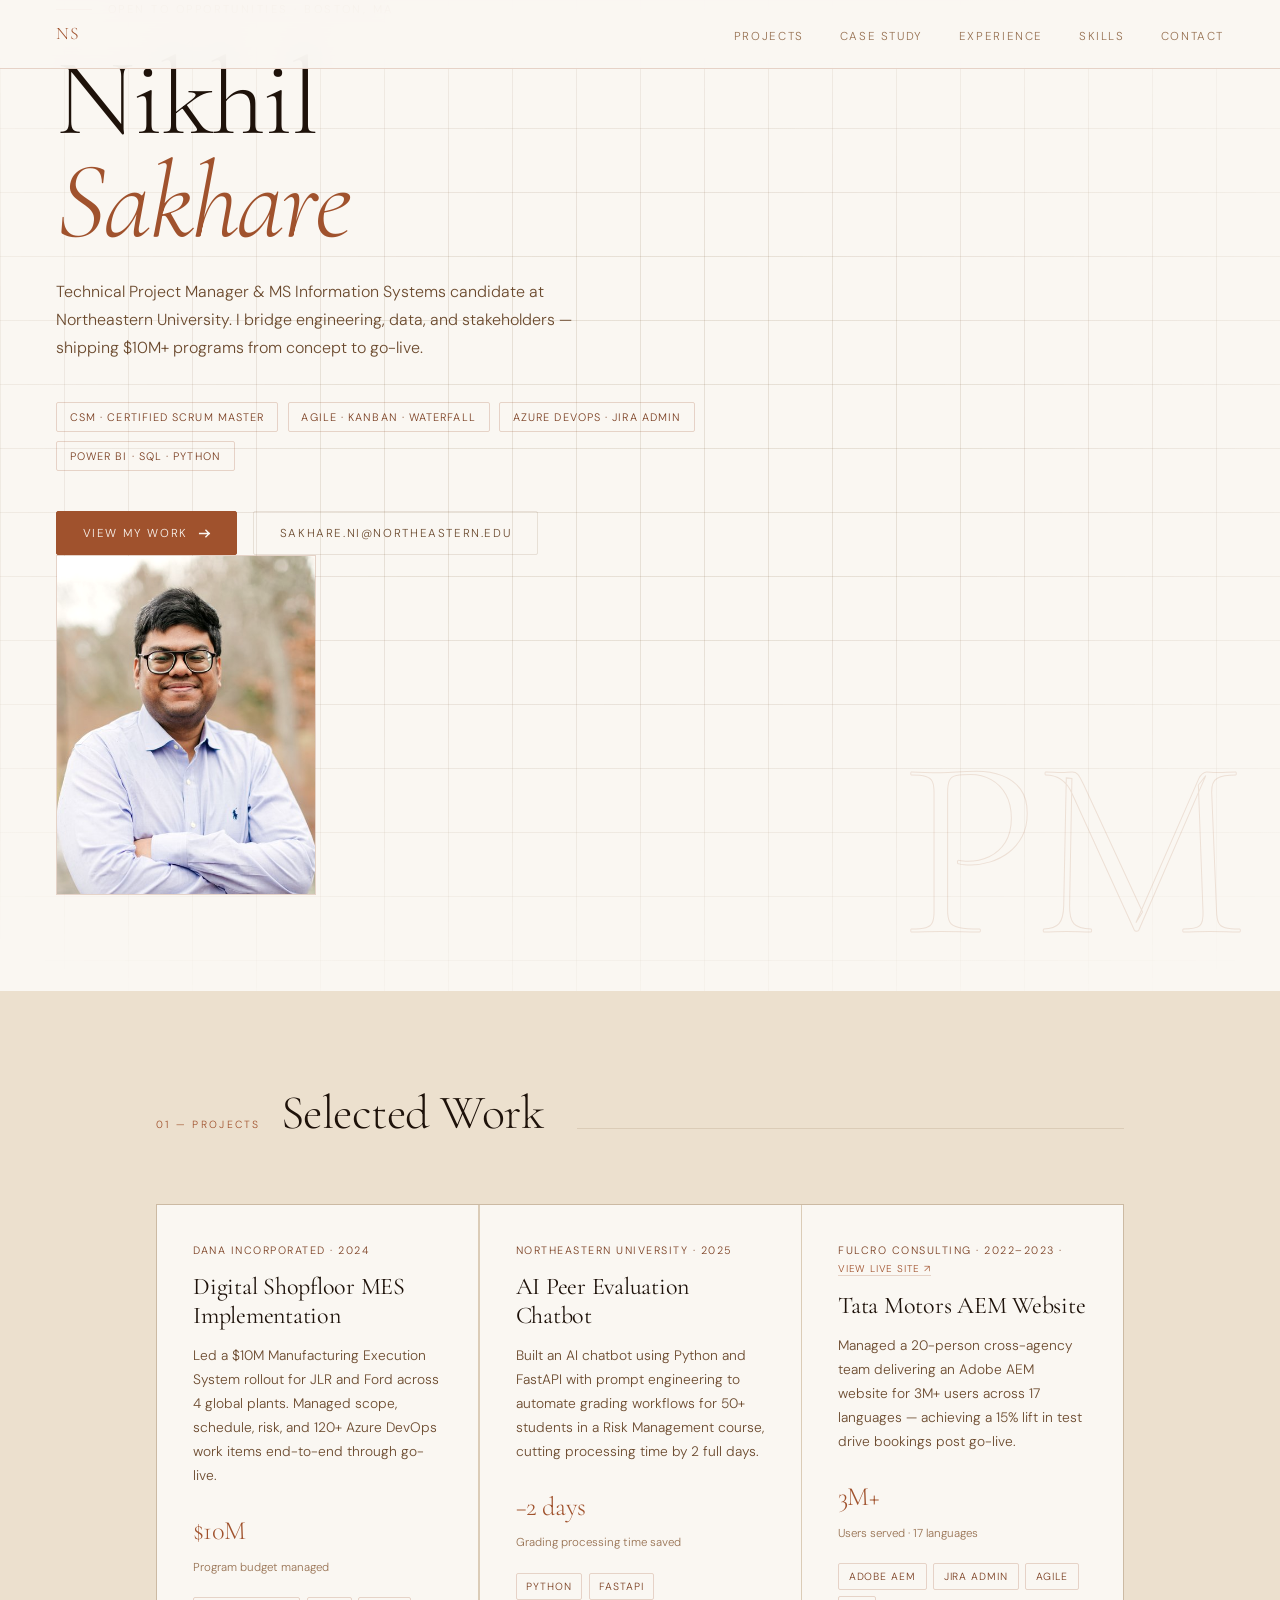
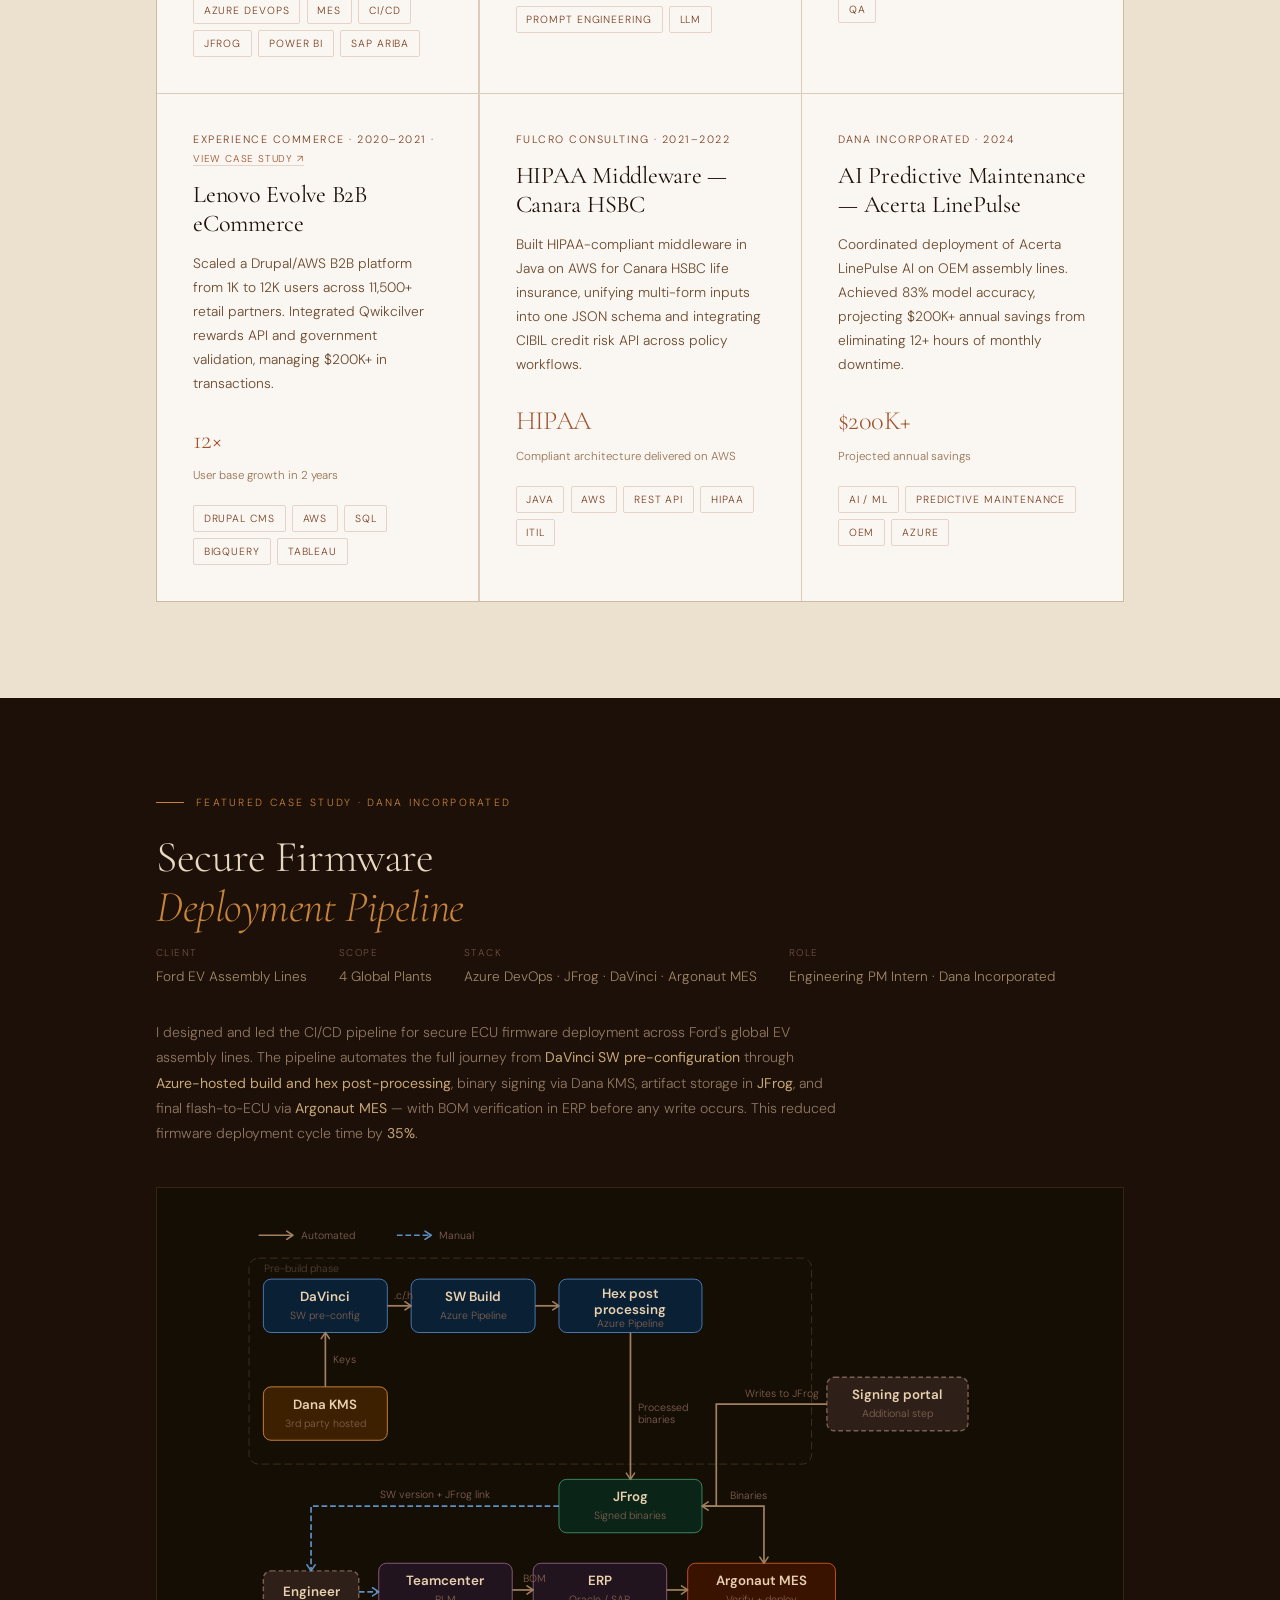
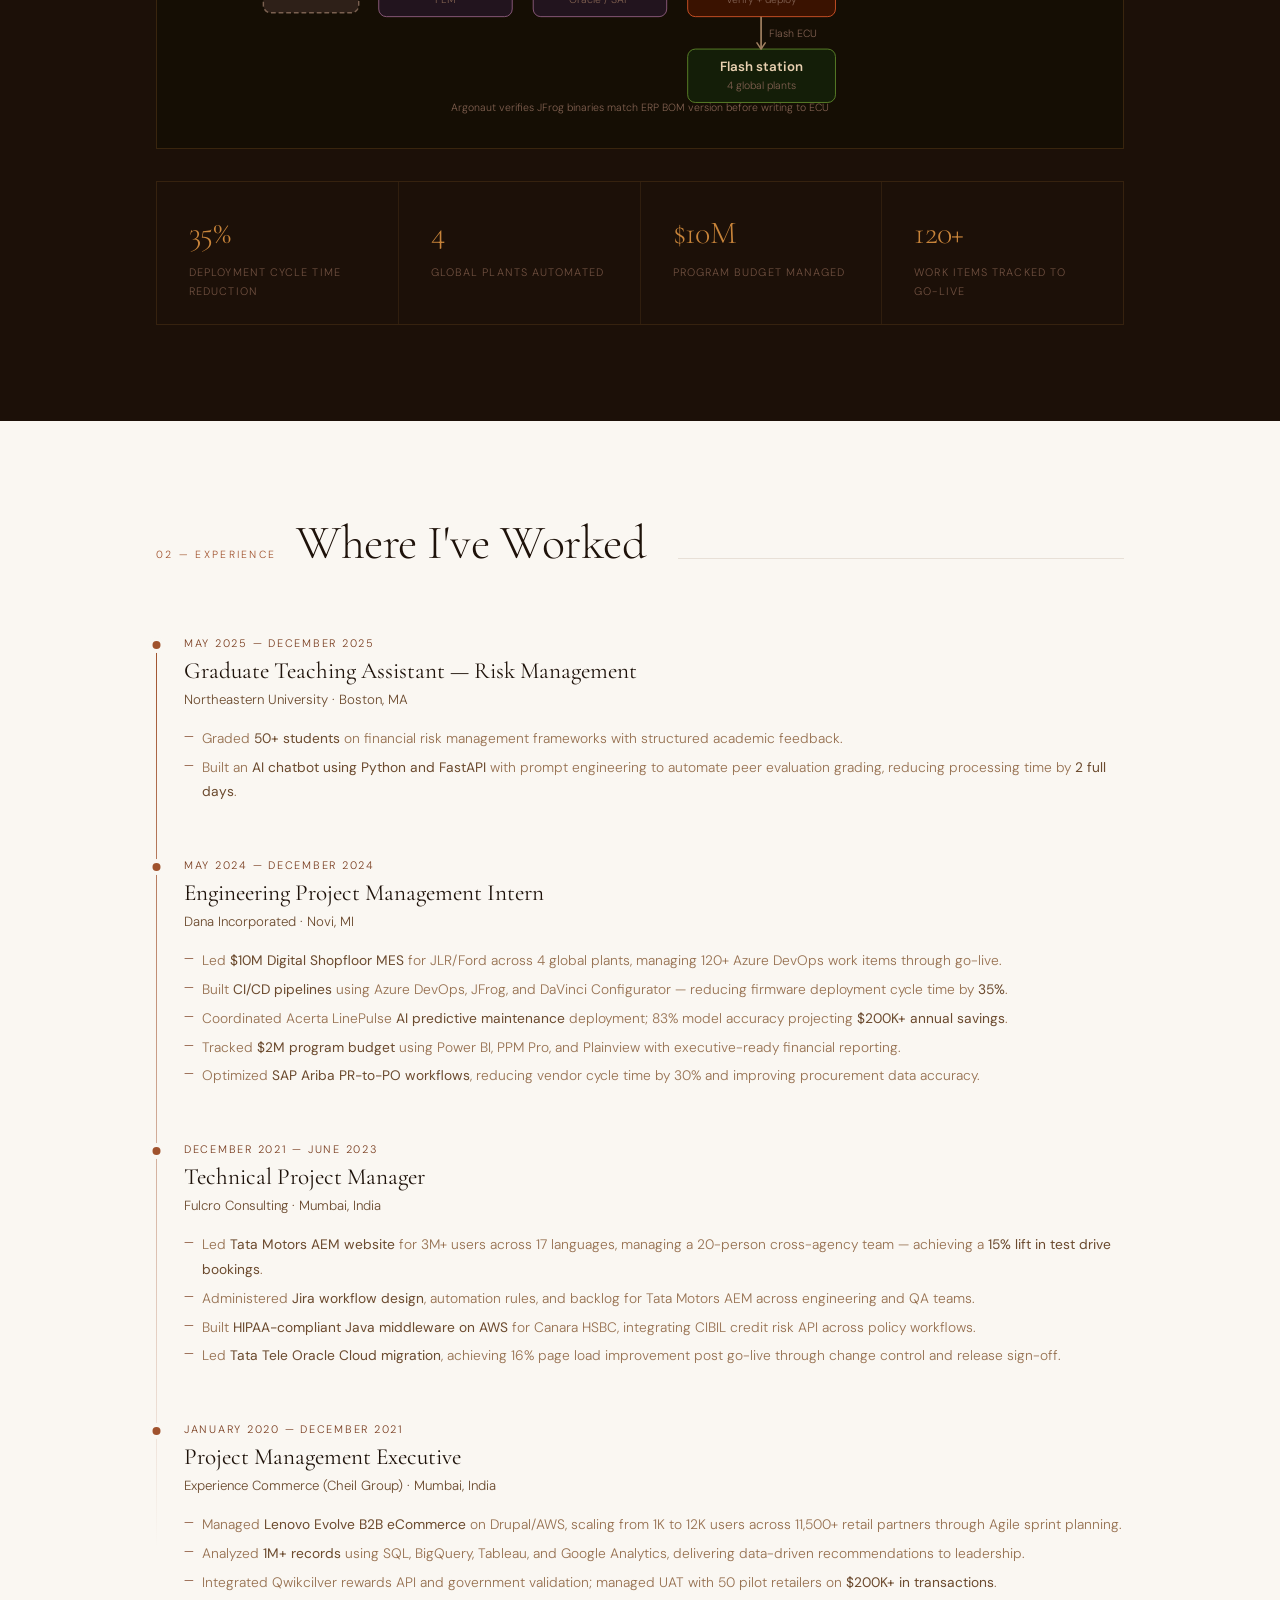
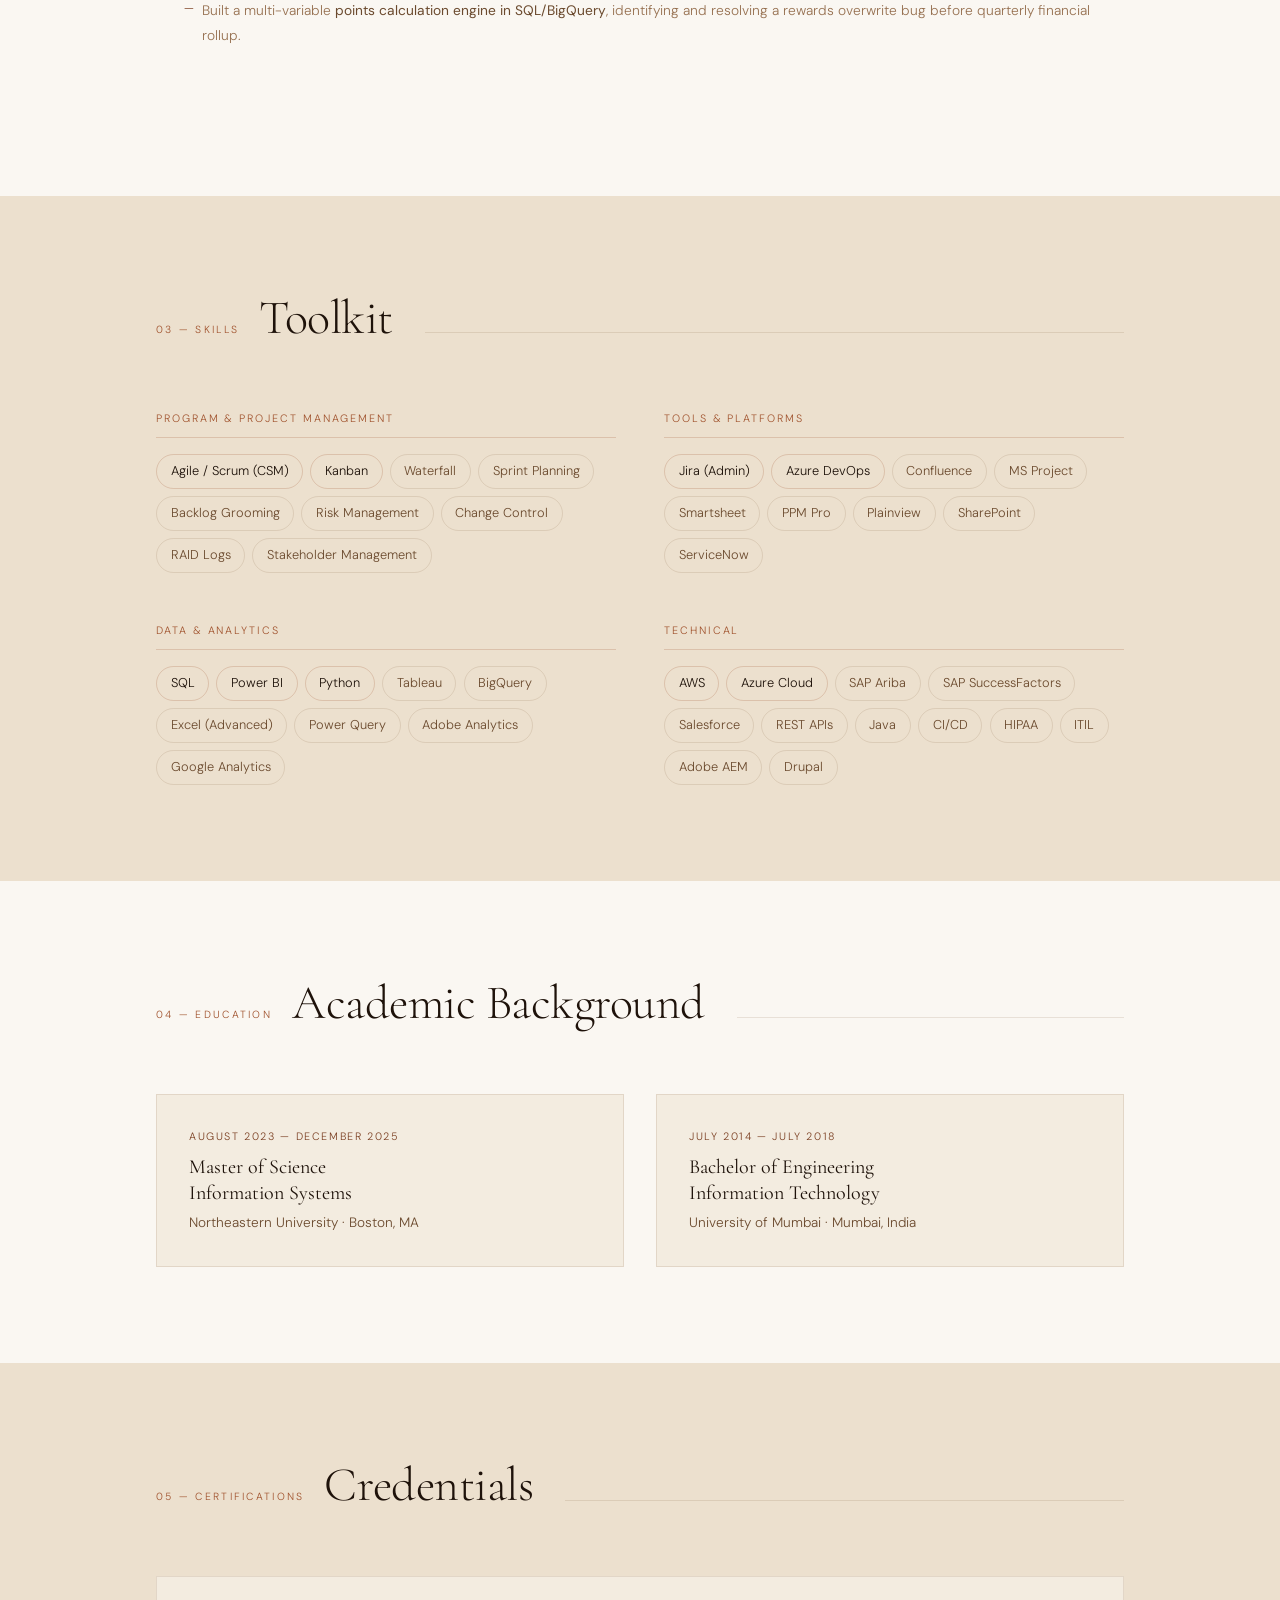
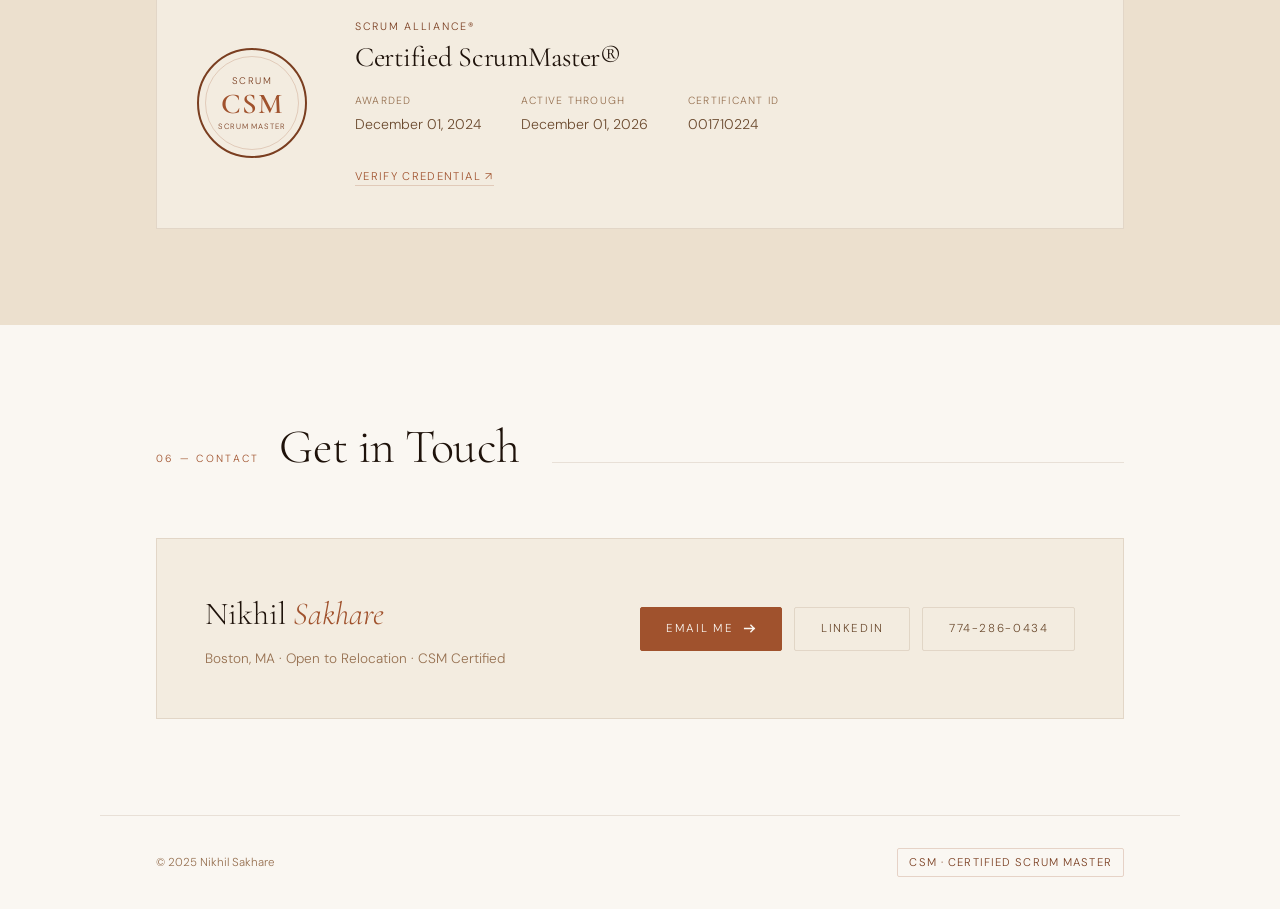
<file: portfolio.html>
<!DOCTYPE html>
<html lang="en">
<head>
  <meta charset="UTF-8" />
  <meta name="viewport" content="width=device-width, initial-scale=1.0" />
  <title>Nikhil Sakhare — PM &amp; Strategy Portfolio</title>
  <link rel="preconnect" href="https://fonts.googleapis.com" />
  <link rel="preconnect" href="https://fonts.gstatic.com" crossorigin />
  <link href="https://fonts.googleapis.com/css2?family=Cormorant+Garamond:ital,wght@0,300;0,400;0,600;1,300;1,400&family=DM+Sans:opsz,wght@9..40,300;9..40,400;9..40,500&display=swap" rel="stylesheet" />
  <style>
    *, *::before, *::after { box-sizing: border-box; margin: 0; padding: 0; }
    :root {
      --bg: #faf7f2; --bg2: #f3ece0; --bg3: #ece0ce;
      --accent: #a0522d; --accent-dim: #7a3e20;
      --text: #1e120a; --text-muted: #967050; --text-mid: #6b4a2e;
      --border: rgba(160,82,45,0.22); --border-dim: rgba(100,60,20,0.12);
      --serif: 'Cormorant Garamond', Georgia, serif;
      --sans: 'DM Sans', system-ui, sans-serif;
      --max: 1080px;
    }
    html { scroll-behavior: smooth; }
    body { background: var(--bg); color: var(--text); font-family: var(--sans); font-weight: 300; line-height: 1.7; overflow-x: hidden; }
    ::-webkit-scrollbar { width: 3px; }
    ::-webkit-scrollbar-track { background: var(--bg2); }
    ::-webkit-scrollbar-thumb { background: var(--border); }

    /* NAV */
    nav { position: fixed; top: 0; left: 0; right: 0; z-index: 200; display: flex; justify-content: space-between; align-items: center; padding: 1.2rem 3.5rem; background: rgba(250,247,242,0.92); backdrop-filter: blur(18px); border-bottom: 0.5px solid var(--border); }
    .nav-logo { font-family: var(--serif); font-size: 1.1rem; letter-spacing: 0.04em; color: var(--accent); text-decoration: none; }
    .nav-links { display: flex; gap: 2.25rem; list-style: none; }
    .nav-links a { font-size: 0.72rem; letter-spacing: 0.14em; text-transform: uppercase; color: var(--text-muted); text-decoration: none; transition: color 0.2s; }
    .nav-links a:hover { color: var(--accent); }

    /* HERO */
    #hero { min-height: 100vh; display: flex; flex-direction: column; justify-content: flex-end; padding: 0 3.5rem 6rem; position: relative; overflow: hidden; }
    .hero-inner { display: flex; align-items: flex-end; justify-content: space-between; gap: 4rem; position: relative; z-index: 1; }
    .hero-photo { flex-shrink: 0; width: 260px; height: 340px; object-fit: cover; object-position: center top; filter: sepia(8%) contrast(1.02) saturate(0.95); border: 0.5px solid var(--border); }
    .hero-content { flex: 1; max-width: 700px; position: static; z-index: auto; }
    .hero-grid { position: absolute; inset: 0; background-image: linear-gradient(var(--border-dim) 1px, transparent 1px), linear-gradient(90deg, var(--border-dim) 1px, transparent 1px); background-size: 64px 64px; mask-image: radial-gradient(ellipse 80% 65% at 50% 45%, black 30%, transparent 100%); }
    .hero-bg-text { position: absolute; right: 2.5rem; bottom: 2rem; font-family: var(--serif); font-size: clamp(7rem, 20vw, 18rem); font-weight: 300; line-height: 0.85; letter-spacing: -0.02em; color: transparent; -webkit-text-stroke: 1px rgba(160,82,45,0.14); user-select: none; pointer-events: none; }
    .hero-content { position: relative; z-index: 1; max-width: 820px; }
    .hero-eyebrow { display: flex; align-items: center; gap: 1rem; font-size: 0.7rem; letter-spacing: 0.22em; text-transform: uppercase; color: var(--accent); margin-bottom: 1.75rem; }
    .hero-eyebrow::before { content: ''; display: inline-block; width: 36px; height: 1px; background: var(--accent); }
    h1 { font-family: var(--serif); font-size: clamp(3.5rem, 8.5vw, 7.5rem); font-weight: 300; line-height: 0.95; letter-spacing: -0.02em; margin-bottom: 1.5rem; }
    h1 em { font-style: italic; color: var(--accent); }
    .hero-bio { font-size: 1rem; color: var(--text-mid); max-width: 520px; line-height: 1.75; margin-bottom: 2.5rem; }
    .hero-badges { display: flex; flex-wrap: wrap; gap: 0.6rem; margin-bottom: 2.5rem; }
    .badge { font-size: 0.68rem; letter-spacing: 0.1em; text-transform: uppercase; color: var(--accent-dim); border: 0.5px solid var(--border); padding: 0.3rem 0.8rem; border-radius: 2px; }
    .hero-actions { display: flex; gap: 1rem; flex-wrap: wrap; }
    .btn { display: inline-flex; align-items: center; gap: 0.6rem; font-size: 0.72rem; letter-spacing: 0.14em; text-transform: uppercase; text-decoration: none; border-radius: 2px; transition: all 0.2s; padding: 0.7rem 1.6rem; font-family: var(--sans); cursor: pointer; }
    .btn-primary { background: var(--accent); color: var(--bg); border: 1px solid var(--accent); }
    .btn-primary:hover { background: var(--bg2); color: var(--accent); }
    .btn-ghost { color: var(--text-mid); border: 0.5px solid var(--border-dim); }
    .btn-ghost:hover { border-color: var(--accent-dim); color: var(--accent); }
    .btn svg { width: 13px; height: 13px; stroke-width: 1.5; }

    /* SECTIONS */
    .sw { max-width: var(--max); margin: 0 auto; padding: 6rem 3.5rem; }
    .sw-dark { background: var(--bg3); }
    .sw-dark .swi { max-width: var(--max); margin: 0 auto; padding: 6rem 3.5rem; }
    .section-header { display: flex; align-items: baseline; gap: 1.25rem; margin-bottom: 4rem; }
    .section-num { font-size: 0.65rem; letter-spacing: 0.22em; text-transform: uppercase; color: var(--accent); white-space: nowrap; }
    h2 { font-family: var(--serif); font-size: clamp(2rem, 4vw, 3rem); font-weight: 300; letter-spacing: -0.01em; line-height: 1.1; }
    .section-rule { flex: 1; height: 0.5px; background: var(--border-dim); margin-left: 0.75rem; }

    /* PROJECTS */
    .projects-grid { display: grid; grid-template-columns: repeat(auto-fit, minmax(290px, 1fr)); gap: 1.5px; background: var(--border-dim); border: 0.5px solid var(--border-dim); }
    .project-card { background: var(--bg); padding: 2.25rem; position: relative; overflow: hidden; transition: background 0.3s; }
    .project-card::after { content: ''; position: absolute; bottom: 0; left: 0; right: 0; height: 2px; background: var(--accent); transform: scaleX(0); transform-origin: left; transition: transform 0.4s cubic-bezier(0.16,1,0.3,1); }
    .project-card:hover { background: var(--bg2); }
    .project-card:hover::after { transform: scaleX(1); }
    .project-company { font-size: 0.67rem; letter-spacing: 0.14em; text-transform: uppercase; color: var(--accent-dim); margin-bottom: 0.85rem; }
    .project-title { font-family: var(--serif); font-size: 1.5rem; font-weight: 400; letter-spacing: -0.01em; line-height: 1.2; margin-bottom: 0.75rem; }
    .project-desc { font-size: 0.86rem; color: var(--text-mid); line-height: 1.75; margin-bottom: 1.4rem; }
    .project-stat { font-family: var(--serif); font-size: 1.65rem; font-weight: 300; color: var(--accent); letter-spacing: -0.02em; margin-bottom: 0.2rem; }
    .project-stat-label { font-size: 0.72rem; color: var(--text-muted); margin-bottom: 1.25rem; }
    .project-tags { display: flex; flex-wrap: wrap; gap: 0.4rem; }
    .tag { font-size: 0.65rem; letter-spacing: 0.09em; text-transform: uppercase; color: var(--accent-dim); border: 0.5px solid var(--border); padding: 0.22rem 0.6rem; border-radius: 2px; }

    /* EXPERIENCE */
    .timeline { position: relative; padding-left: 1.75rem; }
    .timeline::before { content: ''; position: absolute; left: 0; top: 8px; bottom: 0; width: 0.5px; background: linear-gradient(to bottom, var(--accent), transparent 90%); }
    .tl-item { position: relative; margin-bottom: 3.25rem; }
    .tl-dot { position: absolute; left: -1.75rem; top: 7px; width: 8px; height: 8px; border-radius: 50%; background: var(--accent); transform: translateX(-3.5px); box-shadow: 0 0 0 4px var(--bg); }
    .tl-period { font-size: 0.68rem; letter-spacing: 0.16em; text-transform: uppercase; color: var(--accent-dim); margin-bottom: 0.35rem; }
    .tl-role { font-family: var(--serif); font-size: 1.45rem; font-weight: 400; line-height: 1.2; margin-bottom: 0.2rem; }
    .tl-company { font-size: 0.83rem; color: var(--text-mid); margin-bottom: 0.9rem; }
    .tl-bullets { list-style: none; }
    .tl-bullets li { font-size: 0.86rem; color: var(--text-muted); line-height: 1.8; padding-left: 1.1rem; position: relative; margin-bottom: 0.25rem; }
    .tl-bullets li::before { content: '—'; position: absolute; left: 0; color: var(--accent-dim); font-size: 0.75rem; }
    .tl-hl { color: var(--text-mid); font-weight: 400; }

    /* SKILLS */
    .skills-grid { display: grid; grid-template-columns: 1fr 1fr; gap: 3rem; }
    .skill-group-title { font-size: 0.67rem; letter-spacing: 0.18em; text-transform: uppercase; color: var(--accent); margin-bottom: 1rem; padding-bottom: 0.6rem; border-bottom: 0.5px solid var(--border); }
    .skill-pills { display: flex; flex-wrap: wrap; gap: 0.45rem; }
    .pill { font-size: 0.8rem; color: var(--text-mid); border: 0.5px solid var(--border-dim); padding: 0.35rem 0.85rem; border-radius: 20px; transition: border-color 0.2s, color 0.2s; }
    .pill:hover { border-color: var(--accent-dim); color: var(--accent); }
    .pill.s { border-color: var(--border); color: var(--text); }

    /* EDUCATION */
    .edu-grid { display: grid; grid-template-columns: 1fr 1fr; gap: 2rem; }
    .edu-card { background: var(--bg2); border: 0.5px solid var(--border-dim); padding: 2rem; }
    .edu-year { font-size: 0.67rem; letter-spacing: 0.15em; text-transform: uppercase; color: var(--accent-dim); margin-bottom: 0.6rem; }
    .edu-degree { font-family: var(--serif); font-size: 1.25rem; font-weight: 400; line-height: 1.3; margin-bottom: 0.3rem; }
    .edu-school { font-size: 0.85rem; color: var(--text-mid); }

    /* CONTACT */
    .contact-row { display: flex; flex-wrap: wrap; align-items: center; gap: 2rem; padding: 3rem; background: var(--bg2); border: 0.5px solid var(--border-dim); }
    .contact-info { flex: 1; }
    .contact-name { font-family: var(--serif); font-size: 2rem; font-weight: 300; margin-bottom: 0.35rem; }
    .contact-name em { font-style: italic; color: var(--accent); }
    .contact-sub { font-size: 0.85rem; color: var(--text-muted); }
    .contact-links { display: flex; flex-wrap: wrap; gap: 0.75rem; }

    /* FOOTER */
    footer { max-width: var(--max); margin: 0 auto; padding: 2rem 3.5rem; display: flex; justify-content: space-between; align-items: center; border-top: 0.5px solid var(--border-dim); }
    .footer-copy { font-size: 0.72rem; color: var(--text-muted); }
    .footer-cert { font-size: 0.7rem; letter-spacing: 0.1em; text-transform: uppercase; color: var(--accent-dim); border: 0.5px solid var(--border); padding: 0.25rem 0.7rem; border-radius: 2px; }

    /* ANIMATE */
    .fi { opacity: 0; transform: translateY(22px); transition: opacity 0.65s ease, transform 0.65s ease; }
    .fi.vis { opacity: 1; transform: none; }

    @media (max-width: 760px) {
      nav { padding: 1rem 1.5rem; }
      .nav-links { display: none; }
      #hero { padding: 0 1.5rem 4rem; }
      .sw { padding: 4rem 1.5rem; }
      .sw-dark .swi { padding: 4rem 1.5rem; }
      .hero-bg-text { font-size: 35vw; right: 0; }
      .hero-inner { flex-direction: column-reverse; align-items: flex-start; gap: 2rem; }
      .hero-photo { width: 160px; height: 200px; }
      .skills-grid { grid-template-columns: 1fr; }
      .edu-grid { grid-template-columns: 1fr; }
      footer { flex-direction: column; gap: 1rem; text-align: center; }
    }

    /* CERTIFICATIONS */
    .cert-grid { display: flex; flex-direction: column; gap: 1.5px; }
    .cert-card { background: var(--bg2); border: 0.5px solid var(--border-dim); padding: 2.5rem; display: flex; align-items: center; gap: 3rem; transition: background 0.3s; }
    .cert-card:hover { background: var(--bg); }
    .cert-badge { flex-shrink: 0; }
    .cert-badge-ring { width: 110px; height: 110px; border-radius: 50%; border: 2px solid var(--accent-dim); display: flex; align-items: center; justify-content: center; position: relative; }
    .cert-badge-ring::before { content: ''; position: absolute; inset: 6px; border-radius: 50%; border: 1px solid var(--border); }
    .cert-badge-inner { display: flex; flex-direction: column; align-items: center; justify-content: center; text-align: center; gap: 1px; }
    .cert-badge-top { font-size: 0.6rem; letter-spacing: 0.14em; text-transform: uppercase; color: var(--accent-dim); }
    .cert-badge-main { font-family: var(--serif); font-size: 1.8rem; font-weight: 600; color: var(--accent); line-height: 1; letter-spacing: 0.04em; }
    .cert-badge-bottom { font-size: 0.48rem; letter-spacing: 0.12em; text-transform: uppercase; color: var(--accent-dim); }
    .cert-info { flex: 1; }
    .cert-issuer { font-size: 0.67rem; letter-spacing: 0.16em; text-transform: uppercase; color: var(--accent-dim); margin-bottom: 0.4rem; }
    .cert-name { font-family: var(--serif); font-size: 1.75rem; font-weight: 400; letter-spacing: -0.01em; margin-bottom: 1.25rem; line-height: 1.1; }
    .cert-meta-row { display: flex; gap: 2.5rem; flex-wrap: wrap; margin-bottom: 1.5rem; }
    .cert-meta-label { font-size: 0.65rem; letter-spacing: 0.12em; text-transform: uppercase; color: var(--text-muted); margin-bottom: 0.2rem; }
    .cert-meta-val { font-size: 0.88rem; color: var(--text-mid); }
    .cert-verify { font-size: 0.7rem; letter-spacing: 0.12em; text-transform: uppercase; color: var(--accent); text-decoration: none; border-bottom: 0.5px solid var(--border); padding-bottom: 2px; transition: border-color 0.2s; }
    .cert-verify:hover { border-color: var(--accent); }
    @media (max-width: 760px) { .cert-card { flex-direction: column; align-items: flex-start; gap: 1.5rem; } .cert-meta-row { gap: 1.5rem; } }

    /* FEATURED CASE STUDY */
    .featured-wrap { background: #1c1008; }
    .featured-inner { max-width: var(--max); margin: 0 auto; padding: 6rem 3.5rem; }
    .featured-header { margin-bottom: 1rem; }
    .featured-kicker { font-size: 0.65rem; letter-spacing: 0.22em; text-transform: uppercase; color: #c8843a; margin-bottom: 1.25rem; display: flex; align-items: center; gap: 0.75rem; }
    .featured-kicker::before { content: ''; display: inline-block; width: 28px; height: 1px; background: #c8843a; }
    .featured-title { font-family: var(--serif); font-size: clamp(1.75rem, 3.5vw, 2.75rem); font-weight: 300; color: #e8d8c0; letter-spacing: -0.01em; line-height: 1.15; margin-bottom: 0.75rem; }
    .featured-title em { font-style: italic; color: #c8843a; }
    .featured-meta { display: flex; flex-wrap: wrap; gap: 2rem; margin-bottom: 2rem; }
    .featured-meta-item { }
    .featured-meta-label { font-size: 0.62rem; letter-spacing: 0.14em; text-transform: uppercase; color: #705040; margin-bottom: 0.2rem; }
    .featured-meta-val { font-size: 0.85rem; color: #a08868; }
    .featured-body { font-size: 0.88rem; color: #907862; line-height: 1.8; max-width: 680px; margin-bottom: 2.5rem; }
    .featured-body strong { color: #c8a878; font-weight: 400; }
    .featured-diagram { background: #150e04; border: 0.5px solid rgba(200,132,58,0.2); padding: 2rem 1.5rem; overflow-x: auto; }
    .featured-diagram svg { display: block; margin: 0 auto; }
    .featured-stats { display: flex; flex-wrap: wrap; gap: 0; margin-top: 2rem; border: 0.5px solid rgba(200,132,58,0.15); }
    .fstat { flex: 1; min-width: 140px; padding: 1.5rem 2rem; border-right: 0.5px solid rgba(200,132,58,0.12); }
    .fstat:last-child { border-right: none; }
    .fstat-num { font-family: var(--serif); font-size: 2rem; font-weight: 300; color: #c8843a; letter-spacing: -0.02em; margin-bottom: 0.2rem; }
    .fstat-label { font-size: 0.68rem; letter-spacing: 0.1em; text-transform: uppercase; color: #705040; }
    @media (max-width: 760px) {
      .featured-inner { padding: 4rem 1.5rem; }
      .featured-stats { flex-direction: column; }
      .fstat { border-right: none; border-bottom: 0.5px solid rgba(200,132,58,0.12); }
    }
  </style>
</head>
<body>

<!-- NAV -->
<nav>
  <a href="#hero" class="nav-logo">NS</a>
  <ul class="nav-links">
    <li><a href="#projects">Projects</a></li>
    <li><a href="#featured">Case Study</a></li>
    <li><a href="#experience">Experience</a></li>
    <li><a href="#skills">Skills</a></li>
    <li><a href="#contact">Contact</a></li>
  </ul>
</nav>

<!-- HERO -->
<section id="hero">
  <div class="hero-grid"></div>
  <div class="hero-bg-text">PM</div>
  <div class="hero-content">
    <div class="hero-eyebrow">Open to Opportunities · Boston, MA</div>
    <h1>Nikhil<br /><em>Sakhare</em></h1>
    <p class="hero-bio">
      Technical Project Manager &amp; MS Information Systems candidate at Northeastern University.
      I bridge engineering, data, and stakeholders — shipping $10M+ programs from concept to go-live.
    </p>
    <div class="hero-badges">
      <span class="badge">CSM · Certified Scrum Master</span>
      <span class="badge">Agile · Kanban · Waterfall</span>
      <span class="badge">Azure DevOps · Jira Admin</span>
      <span class="badge">Power BI · SQL · Python</span>
    </div>
    <div class="hero-actions">
      <a href="#projects" class="btn btn-primary">
        View My Work
        <svg viewBox="0 0 14 14" fill="none" stroke="currentColor"><path d="M1 7h12M8 3l4 4-4 4"/></svg>
      </a>
      <a href="mailto:sakhare.ni@northeastern.edu" class="btn btn-ghost">sakhare.ni@northeastern.edu</a>
    </div>
  </div>
  <img src="[data-uri]" alt="Nikhil Sakhare" class="hero-photo" />
  </div>
</section>

<!-- PROJECTS -->
<div id="projects" class="sw-dark">
  <div class="swi">
    <div class="section-header fi">
      <span class="section-num">01 — Projects</span>
      <h2>Selected Work</h2>
      <div class="section-rule"></div>
    </div>
    <div class="projects-grid">

      <div class="project-card fi">
        <div class="project-company">Dana Incorporated · 2024</div>
        <div class="project-title">Digital Shopfloor MES Implementation</div>
        <p class="project-desc">Led a $10M Manufacturing Execution System rollout for JLR and Ford across 4 global plants. Managed scope, schedule, risk, and 120+ Azure DevOps work items end-to-end through go-live.</p>
        <div class="project-stat">$10M</div>
        <div class="project-stat-label">Program budget managed</div>
        <div class="project-tags">
          <span class="tag">Azure DevOps</span><span class="tag">MES</span><span class="tag">CI/CD</span><span class="tag">JFrog</span><span class="tag">Power BI</span><span class="tag">SAP Ariba</span>
        </div>
      </div>

      <div class="project-card fi">
        <div class="project-company">Northeastern University · 2025</div>
        <div class="project-title">AI Peer Evaluation Chatbot</div>
        <p class="project-desc">Built an AI chatbot using Python and FastAPI with prompt engineering to automate grading workflows for 50+ students in a Risk Management course, cutting processing time by 2 full days.</p>
        <div class="project-stat">−2 days</div>
        <div class="project-stat-label">Grading processing time saved</div>
        <div class="project-tags">
          <span class="tag">Python</span><span class="tag">FastAPI</span><span class="tag">Prompt Engineering</span><span class="tag">LLM</span>
        </div>
      </div>

      <div class="project-card fi">
        <div class="project-company">Fulcro Consulting · 2022–2023 · <a href="https://cars.tatamotors.com/" target="_blank" rel="noopener" style="color:var(--accent);text-decoration:none;font-size:0.62rem;letter-spacing:0.08em;text-transform:uppercase;border-bottom:0.5px solid var(--border);">View Live Site ↗</a></div>
        <div class="project-title">Tata Motors AEM Website</div>
        <p class="project-desc">Managed a 20-person cross-agency team delivering an Adobe AEM website for 3M+ users across 17 languages — achieving a 15% lift in test drive bookings post go-live.</p>
        <div class="project-stat">3M+</div>
        <div class="project-stat-label">Users served · 17 languages</div>
        <div class="project-tags">
          <span class="tag">Adobe AEM</span><span class="tag">Jira Admin</span><span class="tag">Agile</span><span class="tag">QA</span>
        </div>
      </div>

      <div class="project-card fi">
        <div class="project-company">Experience Commerce · 2020–2021 · <a href="https://www.experiencecommerce.com/showcase/lenovo" target="_blank" rel="noopener" style="color:var(--accent);text-decoration:none;font-size:0.62rem;letter-spacing:0.08em;text-transform:uppercase;border-bottom:0.5px solid var(--border);">View Case Study ↗</a></div>
        <div class="project-title">Lenovo Evolve B2B eCommerce</div>
        <p class="project-desc">Scaled a Drupal/AWS B2B platform from 1K to 12K users across 11,500+ retail partners. Integrated Qwikcilver rewards API and government validation, managing $200K+ in transactions.</p>
        <div class="project-stat">12×</div>
        <div class="project-stat-label">User base growth in 2 years</div>
        <div class="project-tags">
          <span class="tag">Drupal CMS</span><span class="tag">AWS</span><span class="tag">SQL</span><span class="tag">BigQuery</span><span class="tag">Tableau</span>
        </div>
      </div>

      <div class="project-card fi">
        <div class="project-company">Fulcro Consulting · 2021–2022</div>
        <div class="project-title">HIPAA Middleware — Canara HSBC</div>
        <p class="project-desc">Built HIPAA-compliant middleware in Java on AWS for Canara HSBC life insurance, unifying multi-form inputs into one JSON schema and integrating CIBIL credit risk API across policy workflows.</p>
        <div class="project-stat">HIPAA</div>
        <div class="project-stat-label">Compliant architecture delivered on AWS</div>
        <div class="project-tags">
          <span class="tag">Java</span><span class="tag">AWS</span><span class="tag">REST API</span><span class="tag">HIPAA</span><span class="tag">ITIL</span>
        </div>
      </div>

      <div class="project-card fi">
        <div class="project-company">Dana Incorporated · 2024</div>
        <div class="project-title">AI Predictive Maintenance — Acerta LinePulse</div>
        <p class="project-desc">Coordinated deployment of Acerta LinePulse AI on OEM assembly lines. Achieved 83% model accuracy, projecting $200K+ annual savings from eliminating 12+ hours of monthly downtime.</p>
        <div class="project-stat">$200K+</div>
        <div class="project-stat-label">Projected annual savings</div>
        <div class="project-tags">
          <span class="tag">AI / ML</span><span class="tag">Predictive Maintenance</span><span class="tag">OEM</span><span class="tag">Azure</span>
        </div>
      </div>

    </div>
  </div>
</div>


<!-- FEATURED CASE STUDY -->
<div class="featured-wrap fi" id="featured">
  <div class="featured-inner">
    <div class="featured-header fi">
      <div class="featured-kicker">Featured Case Study · Dana Incorporated</div>
      <h2 class="featured-title">Secure Firmware<br /><em>Deployment Pipeline</em></h2>
      <div class="featured-meta">
        <div class="featured-meta-item">
          <div class="featured-meta-label">Client</div>
          <div class="featured-meta-val">Ford EV Assembly Lines</div>
        </div>
        <div class="featured-meta-item">
          <div class="featured-meta-label">Scope</div>
          <div class="featured-meta-val">4 Global Plants</div>
        </div>
        <div class="featured-meta-item">
          <div class="featured-meta-label">Stack</div>
          <div class="featured-meta-val">Azure DevOps · JFrog · DaVinci · Argonaut MES</div>
        </div>
        <div class="featured-meta-item">
          <div class="featured-meta-label">Role</div>
          <div class="featured-meta-val">Engineering PM Intern · Dana Incorporated</div>
        </div>
      </div>
      <p class="featured-body">
        I designed and led the CI/CD pipeline for secure ECU firmware deployment across Ford's global EV assembly lines.
        The pipeline automates the full journey from <strong>DaVinci SW pre-configuration</strong> through
        <strong>Azure-hosted build and hex post-processing</strong>, binary signing via Dana KMS,
        artifact storage in <strong>JFrog</strong>, and final flash-to-ECU via <strong>Argonaut MES</strong>
        — with BOM verification in ERP before any write occurs. This reduced firmware deployment cycle time by <strong>35%</strong>.
      </p>
    </div>
    <div class="featured-diagram fi">
      
<svg viewBox="0 0 860 520" xmlns="http://www.w3.org/2000/svg" style="max-width:820px;width:100%;">
<defs>
  <marker id="fa" viewBox="0 0 10 10" refX="8" refY="5" markerWidth="6" markerHeight="6" orient="auto-start-reverse">
    <path d="M2 1L8 5L2 9" fill="none" stroke="#a08060" stroke-width="1.5" stroke-linecap="round" stroke-linejoin="round"/>
  </marker>
  <marker id="fb" viewBox="0 0 10 10" refX="8" refY="5" markerWidth="6" markerHeight="6" orient="auto-start-reverse">
    <path d="M2 1L8 5L2 9" fill="none" stroke="#6090c0" stroke-width="1.5" stroke-linecap="round" stroke-linejoin="round"/>
  </marker>
  <style>
    .f-lm { font-size:14px; font-weight:600; fill:#e8d0b0; font-family:'DM Sans',sans-serif; }
    .f-ls { font-size:11px; fill:#806050; font-family:'DM Sans',sans-serif; }
    .f-la { font-size:11px; fill:#806050; font-family:'DM Sans',sans-serif; }
    .f-sl { font-size:11px; fill:#504030; font-family:'DM Sans',sans-serif; }
    .f-kms  { fill:#3d2000; stroke:#c8843a; }
    .f-build{ fill:#0a2035; stroke:#4a7ab5; }
    .f-teal { fill:#0a2418; stroke:#3a8a62; }
    .f-gray { fill:#2e2018; stroke:#7a6050; stroke-dasharray:5 3; }
    .f-purp { fill:#22141e; stroke:#8a5a7a; }
    .f-coral{ fill:#3a1200; stroke:#c85025; }
    .f-green{ fill:#141e08; stroke:#5a8028; }
    .f-sect { fill:none; stroke:#403020; stroke-dasharray:8 4; }
    .f-aa   { stroke:#a08060; stroke-width:1.8; fill:none; }
    .f-am   { stroke:#6090c0; stroke-width:1.8; fill:none; stroke-dasharray:6 3; }

    /* FEATURED CASE STUDY */
    .featured-wrap { background: #1c1008; }
    .featured-inner { max-width: var(--max); margin: 0 auto; padding: 6rem 3.5rem; }
    .featured-header { margin-bottom: 1rem; }
    .featured-kicker { font-size: 0.65rem; letter-spacing: 0.22em; text-transform: uppercase; color: #c8843a; margin-bottom: 1.25rem; display: flex; align-items: center; gap: 0.75rem; }
    .featured-kicker::before { content: ''; display: inline-block; width: 28px; height: 1px; background: #c8843a; }
    .featured-title { font-family: var(--serif); font-size: clamp(1.75rem, 3.5vw, 2.75rem); font-weight: 300; color: #e8d8c0; letter-spacing: -0.01em; line-height: 1.15; margin-bottom: 0.75rem; }
    .featured-title em { font-style: italic; color: #c8843a; }
    .featured-meta { display: flex; flex-wrap: wrap; gap: 2rem; margin-bottom: 2rem; }
    .featured-meta-item { }
    .featured-meta-label { font-size: 0.62rem; letter-spacing: 0.14em; text-transform: uppercase; color: #705040; margin-bottom: 0.2rem; }
    .featured-meta-val { font-size: 0.85rem; color: #a08868; }
    .featured-body { font-size: 0.88rem; color: #907862; line-height: 1.8; max-width: 680px; margin-bottom: 2.5rem; }
    .featured-body strong { color: #c8a878; font-weight: 400; }
    .featured-diagram { background: #150e04; border: 0.5px solid rgba(200,132,58,0.2); padding: 2rem 1.5rem; overflow-x: auto; }
    .featured-diagram svg { display: block; margin: 0 auto; }
    .featured-stats { display: flex; flex-wrap: wrap; gap: 0; margin-top: 2rem; border: 0.5px solid rgba(200,132,58,0.15); }
    .fstat { flex: 1; min-width: 140px; padding: 1.5rem 2rem; border-right: 0.5px solid rgba(200,132,58,0.12); }
    .fstat:last-child { border-right: none; }
    .fstat-num { font-family: var(--serif); font-size: 2rem; font-weight: 300; color: #c8843a; letter-spacing: -0.02em; margin-bottom: 0.2rem; }
    .fstat-label { font-size: 0.68rem; letter-spacing: 0.1em; text-transform: uppercase; color: #705040; }
    @media (max-width: 760px) {
      .featured-inner { padding: 4rem 1.5rem; }
      .featured-stats { flex-direction: column; }
      .fstat { border-right: none; border-bottom: 0.5px solid rgba(200,132,58,0.12); }
    }
  </style>
</defs>

<!-- Legend -->
<line x1="30" y1="16" x2="66" y2="16" class="f-aa" marker-end="url(#fa)"/>
<text x="74" y="20" class="f-la">Automated</text>
<line x1="175" y1="16" x2="211" y2="16" class="f-am" marker-end="url(#fb)"/>
<text x="219" y="20" class="f-la">Manual</text>

<!-- Pre-build section -->
<rect x="20" y="40" width="590" height="216" rx="10" class="f-sect" stroke-width="1"/>
<text x="36" y="55" class="f-sl">Pre-build phase</text>

<!-- DaVinci -->
<rect x="35" y="62" width="130" height="56" rx="8" class="f-build" stroke-width="1"/>
<text x="100" y="85" text-anchor="middle" class="f-lm">DaVinci</text>
<text x="100" y="104" text-anchor="middle" class="f-ls">SW pre-config</text>

<!-- SW Build -->
<rect x="190" y="62" width="130" height="56" rx="8" class="f-build" stroke-width="1"/>
<text x="255" y="85" text-anchor="middle" class="f-lm">SW Build</text>
<text x="255" y="104" text-anchor="middle" class="f-ls">Azure Pipeline</text>

<!-- Hex Post Processing -->
<rect x="345" y="62" width="150" height="56" rx="8" class="f-build" stroke-width="1"/>
<text x="420" y="82" text-anchor="middle" class="f-lm">Hex post</text>
<text x="420" y="99" text-anchor="middle" class="f-lm">processing</text>
<text x="420" y="112" text-anchor="middle" class="f-ls">Azure Pipeline</text>

<!-- KMS -->
<rect x="35" y="175" width="130" height="56" rx="8" class="f-kms" stroke-width="1"/>
<text x="100" y="198" text-anchor="middle" class="f-lm">Dana KMS</text>
<text x="100" y="217" text-anchor="middle" class="f-ls">3rd party hosted</text>

<!-- Signing Portal -->
<rect x="626" y="165" width="148" height="56" rx="8" class="f-gray" stroke-width="1.5"/>
<text x="700" y="188" text-anchor="middle" class="f-lm">Signing portal</text>
<text x="700" y="207" text-anchor="middle" class="f-ls">Additional step</text>

<!-- JFrog -->
<rect x="345" y="272" width="150" height="56" rx="8" class="f-teal" stroke-width="1"/>
<text x="420" y="295" text-anchor="middle" class="f-lm">JFrog</text>
<text x="420" y="314" text-anchor="middle" class="f-ls">Signed binaries</text>

<!-- Engineer -->
<rect x="35" y="368" width="100" height="44" rx="8" class="f-gray" stroke-width="1.5"/>
<text x="85" y="394" text-anchor="middle" class="f-lm">Engineer</text>

<!-- Teamcenter -->
<rect x="156" y="360" width="140" height="56" rx="8" class="f-purp" stroke-width="1"/>
<text x="226" y="383" text-anchor="middle" class="f-lm">Teamcenter</text>
<text x="226" y="402" text-anchor="middle" class="f-ls">PLM</text>

<!-- ERP -->
<rect x="318" y="360" width="140" height="56" rx="8" class="f-purp" stroke-width="1"/>
<text x="388" y="383" text-anchor="middle" class="f-lm">ERP</text>
<text x="388" y="402" text-anchor="middle" class="f-ls">Oracle / SAP</text>

<!-- Argonaut MES -->
<rect x="480" y="360" width="155" height="56" rx="8" class="f-coral" stroke-width="1"/>
<text x="557" y="383" text-anchor="middle" class="f-lm">Argonaut MES</text>
<text x="557" y="402" text-anchor="middle" class="f-ls">Verify + deploy</text>

<!-- Flash Station -->
<rect x="480" y="450" width="155" height="56" rx="8" class="f-green" stroke-width="1"/>
<text x="557" y="473" text-anchor="middle" class="f-lm">Flash station</text>
<text x="557" y="492" text-anchor="middle" class="f-ls">4 global plants</text>

<!-- ARROWS -->
<line x1="100" y1="175" x2="100" y2="118" class="f-aa" marker-end="url(#fa)"/>
<text x="108" y="150" class="f-la">Keys</text>
<line x1="165" y1="90" x2="190" y2="90" class="f-aa" marker-end="url(#fa)"/>
<text x="172" y="83" class="f-la">.c/.h</text>
<line x1="320" y1="90" x2="345" y2="90" class="f-aa" marker-end="url(#fa)"/>
<line x1="420" y1="118" x2="420" y2="272" class="f-aa" marker-end="url(#fa)"/>
<text x="428" y="200" class="f-la">Processed</text>
<text x="428" y="213" class="f-la">binaries</text>
<path d="M 626 193 L 510 193 L 510 300 L 495 300" fill="none" class="f-aa" marker-end="url(#fa)"/>
<text x="540" y="186" class="f-la">Writes to JFrog</text>
<path d="M 345 300 L 85 300 L 85 368" fill="none" class="f-am" marker-end="url(#fb)"/>
<text x="215" y="292" text-anchor="middle" class="f-la">SW version + JFrog link</text>
<line x1="135" y1="390" x2="156" y2="390" class="f-am" marker-end="url(#fb)"/>
<line x1="296" y1="388" x2="318" y2="388" class="f-aa" marker-end="url(#fa)"/>
<text x="307" y="380" class="f-la">BOM</text>
<line x1="458" y1="388" x2="480" y2="388" class="f-aa" marker-end="url(#fa)"/>
<path d="M 495 300 L 560 300 L 560 360" fill="none" class="f-aa" marker-end="url(#fa)"/>
<text x="524" y="293" class="f-la">Binaries</text>
<line x1="557" y1="416" x2="557" y2="450" class="f-aa" marker-end="url(#fa)"/>
<text x="565" y="437" class="f-la">Flash ECU</text>
<text x="430" y="515" text-anchor="middle" class="f-la">Argonaut verifies JFrog binaries match ERP BOM version before writing to ECU</text>
</svg>

    </div>
    <div class="featured-stats fi">
      <div class="fstat">
        <div class="fstat-num">35%</div>
        <div class="fstat-label">Deployment cycle time reduction</div>
      </div>
      <div class="fstat">
        <div class="fstat-num">4</div>
        <div class="fstat-label">Global plants automated</div>
      </div>
      <div class="fstat">
        <div class="fstat-num">$10M</div>
        <div class="fstat-label">Program budget managed</div>
      </div>
      <div class="fstat">
        <div class="fstat-num">120+</div>
        <div class="fstat-label">Work items tracked to go-live</div>
      </div>
    </div>
  </div>
</div>

<!-- EXPERIENCE -->
<div class="sw" id="experience">
  <div class="section-header fi">
    <span class="section-num">02 — Experience</span>
    <h2>Where I've Worked</h2>
    <div class="section-rule"></div>
  </div>
  <div class="timeline">

    <div class="tl-item fi">
      <div class="tl-dot"></div>
      <div class="tl-period">May 2025 — December 2025</div>
      <div class="tl-role">Graduate Teaching Assistant — Risk Management</div>
      <div class="tl-company">Northeastern University · Boston, MA</div>
      <ul class="tl-bullets">
        <li>Graded <span class="tl-hl">50+ students</span> on financial risk management frameworks with structured academic feedback.</li>
        <li>Built an <span class="tl-hl">AI chatbot using Python and FastAPI</span> with prompt engineering to automate peer evaluation grading, reducing processing time by <span class="tl-hl">2 full days</span>.</li>
      </ul>
    </div>

    <div class="tl-item fi">
      <div class="tl-dot"></div>
      <div class="tl-period">May 2024 — December 2024</div>
      <div class="tl-role">Engineering Project Management Intern</div>
      <div class="tl-company">Dana Incorporated · Novi, MI</div>
      <ul class="tl-bullets">
        <li>Led <span class="tl-hl">$10M Digital Shopfloor MES</span> for JLR/Ford across 4 global plants, managing 120+ Azure DevOps work items through go-live.</li>
        <li>Built <span class="tl-hl">CI/CD pipelines</span> using Azure DevOps, JFrog, and DaVinci Configurator — reducing firmware deployment cycle time by <span class="tl-hl">35%</span>.</li>
        <li>Coordinated Acerta LinePulse <span class="tl-hl">AI predictive maintenance</span> deployment; 83% model accuracy projecting <span class="tl-hl">$200K+ annual savings</span>.</li>
        <li>Tracked <span class="tl-hl">$2M program budget</span> using Power BI, PPM Pro, and Plainview with executive-ready financial reporting.</li>
        <li>Optimized <span class="tl-hl">SAP Ariba PR-to-PO workflows</span>, reducing vendor cycle time by 30% and improving procurement data accuracy.</li>
      </ul>
    </div>

    <div class="tl-item fi">
      <div class="tl-dot"></div>
      <div class="tl-period">December 2021 — June 2023</div>
      <div class="tl-role">Technical Project Manager</div>
      <div class="tl-company">Fulcro Consulting · Mumbai, India</div>
      <ul class="tl-bullets">
        <li>Led <span class="tl-hl">Tata Motors AEM website</span> for 3M+ users across 17 languages, managing a 20-person cross-agency team — achieving a <span class="tl-hl">15% lift in test drive bookings</span>.</li>
        <li>Administered <span class="tl-hl">Jira workflow design</span>, automation rules, and backlog for Tata Motors AEM across engineering and QA teams.</li>
        <li>Built <span class="tl-hl">HIPAA-compliant Java middleware on AWS</span> for Canara HSBC, integrating CIBIL credit risk API across policy workflows.</li>
        <li>Led <span class="tl-hl">Tata Tele Oracle Cloud migration</span>, achieving 16% page load improvement post go-live through change control and release sign-off.</li>
      </ul>
    </div>

    <div class="tl-item fi">
      <div class="tl-dot"></div>
      <div class="tl-period">January 2020 — December 2021</div>
      <div class="tl-role">Project Management Executive</div>
      <div class="tl-company">Experience Commerce (Cheil Group) · Mumbai, India</div>
      <ul class="tl-bullets">
        <li>Managed <span class="tl-hl">Lenovo Evolve B2B eCommerce</span> on Drupal/AWS, scaling from 1K to 12K users across 11,500+ retail partners through Agile sprint planning.</li>
        <li>Analyzed <span class="tl-hl">1M+ records</span> using SQL, BigQuery, Tableau, and Google Analytics, delivering data-driven recommendations to leadership.</li>
        <li>Integrated Qwikcilver rewards API and government validation; managed UAT with 50 pilot retailers on <span class="tl-hl">$200K+ in transactions</span>.</li>
        <li>Built a multi-variable <span class="tl-hl">points calculation engine in SQL/BigQuery</span>, identifying and resolving a rewards overwrite bug before quarterly financial rollup.</li>
      </ul>
    </div>

  </div>
</div>

<!-- SKILLS -->
<div class="sw-dark" id="skills">
  <div class="swi">
    <div class="section-header fi">
      <span class="section-num">03 — Skills</span>
      <h2>Toolkit</h2>
      <div class="section-rule"></div>
    </div>
    <div class="skills-grid">
      <div class="fi">
        <div class="skill-group-title">Program &amp; Project Management</div>
        <div class="skill-pills">
          <span class="pill s">Agile / Scrum (CSM)</span><span class="pill s">Kanban</span><span class="pill">Waterfall</span><span class="pill">Sprint Planning</span><span class="pill">Backlog Grooming</span><span class="pill">Risk Management</span><span class="pill">Change Control</span><span class="pill">RAID Logs</span><span class="pill">Stakeholder Management</span>
        </div>
      </div>
      <div class="fi">
        <div class="skill-group-title">Tools &amp; Platforms</div>
        <div class="skill-pills">
          <span class="pill s">Jira (Admin)</span><span class="pill s">Azure DevOps</span><span class="pill">Confluence</span><span class="pill">MS Project</span><span class="pill">Smartsheet</span><span class="pill">PPM Pro</span><span class="pill">Plainview</span><span class="pill">SharePoint</span><span class="pill">ServiceNow</span>
        </div>
      </div>
      <div class="fi">
        <div class="skill-group-title">Data &amp; Analytics</div>
        <div class="skill-pills">
          <span class="pill s">SQL</span><span class="pill s">Power BI</span><span class="pill s">Python</span><span class="pill">Tableau</span><span class="pill">BigQuery</span><span class="pill">Excel (Advanced)</span><span class="pill">Power Query</span><span class="pill">Adobe Analytics</span><span class="pill">Google Analytics</span>
        </div>
      </div>
      <div class="fi">
        <div class="skill-group-title">Technical</div>
        <div class="skill-pills">
          <span class="pill s">AWS</span><span class="pill s">Azure Cloud</span><span class="pill">SAP Ariba</span><span class="pill">SAP SuccessFactors</span><span class="pill">Salesforce</span><span class="pill">REST APIs</span><span class="pill">Java</span><span class="pill">CI/CD</span><span class="pill">HIPAA</span><span class="pill">ITIL</span><span class="pill">Adobe AEM</span><span class="pill">Drupal</span>
        </div>
      </div>
    </div>
  </div>
</div>

<!-- EDUCATION -->
<div class="sw">
  <div class="section-header fi">
    <span class="section-num">04 — Education</span>
    <h2>Academic Background</h2>
    <div class="section-rule"></div>
  </div>
  <div class="edu-grid">
    <div class="edu-card fi">
      <div class="edu-year">August 2023 — December 2025</div>
      <div class="edu-degree">Master of Science<br />Information Systems</div>
      <div class="edu-school">Northeastern University · Boston, MA</div>
    </div>
    <div class="edu-card fi">
      <div class="edu-year">July 2014 — July 2018</div>
      <div class="edu-degree">Bachelor of Engineering<br />Information Technology</div>
      <div class="edu-school">University of Mumbai · Mumbai, India</div>
    </div>
  </div>
</div>


<!-- CERTIFICATIONS -->
<div class="sw-dark" id="certifications">
  <div class="swi">
    <div class="section-header fi">
      <span class="section-num">05 — Certifications</span>
      <h2>Credentials</h2>
      <div class="section-rule"></div>
    </div>
    <div class="cert-grid">

      <div class="cert-card fi">
        <div class="cert-badge">
          <div class="cert-badge-ring">
            <div class="cert-badge-inner">
              <span class="cert-badge-top">Scrum</span>
              <span class="cert-badge-main">CSM</span>
              <span class="cert-badge-bottom">SCRUM MASTER</span>
            </div>
          </div>
        </div>
        <div class="cert-info">
          <div class="cert-issuer">Scrum Alliance®</div>
          <div class="cert-name">Certified ScrumMaster®</div>
          <div class="cert-meta-row">
            <div class="cert-meta-item">
              <div class="cert-meta-label">Awarded</div>
              <div class="cert-meta-val">December 01, 2024</div>
            </div>
            <div class="cert-meta-item">
              <div class="cert-meta-label">Active Through</div>
              <div class="cert-meta-val">December 01, 2026</div>
            </div>
            <div class="cert-meta-item">
              <div class="cert-meta-label">Certificant ID</div>
              <div class="cert-meta-val">001710224</div>
            </div>
          </div>
          <a href="https://bcert.me/bc/html/show-badge.html?b=wumdwpfi" target="_blank" rel="noopener" class="cert-verify">
            Verify Credential ↗
          </a>
        </div>
      </div>

    </div>
  </div>
</div>

<!-- CONTACT -->
<div class="sw" id="contact">
  <div class="section-header fi">
    <span class="section-num">06 — Contact</span>
    <h2>Get in Touch</h2>
    <div class="section-rule"></div>
  </div>
  <div class="contact-row fi">
    <div class="contact-info">
      <div class="contact-name">Nikhil <em>Sakhare</em></div>
      <div class="contact-sub">Boston, MA · Open to Relocation · CSM Certified</div>
    </div>
    <div class="contact-links">
      <a href="mailto:sakhare.ni@northeastern.edu" class="btn btn-primary">
        Email Me
        <svg viewBox="0 0 14 14" fill="none" stroke="currentColor"><path d="M1 7h12M8 3l4 4-4 4"/></svg>
      </a>
      <a href="https://www.linkedin.com/in/nikhil-sakhare-csm-45201b125/" target="_blank" rel="noopener" class="btn btn-ghost">LinkedIn</a>
      <a href="tel:7742860434" class="btn btn-ghost">774-286-0434</a>
    </div>
  </div>
</div>

<!-- FOOTER -->
<footer>
  <span class="footer-copy">© 2025 Nikhil Sakhare</span>
  <span class="footer-cert">CSM · Certified Scrum Master</span>
</footer>

<script>
  const obs = new IntersectionObserver(
    entries => entries.forEach(e => { if (e.isIntersecting) e.target.classList.add('vis'); }),
    { threshold: 0.1 }
  );
  document.querySelectorAll('.fi').forEach(el => obs.observe(el));
</script>
</body>
</html>
</file>
<file: whoop-prototypes-site/agent/css/styles.css>
:root{
  --bg:#ECEFF3; --surface:#FFFFFF; --surface-2:#F3F5F8; --ink:#17202B; --muted:#5B6775; --line:#D3DAE1;
  --accent:#1B5FA6; --accent-soft:#E3EDF8; --agent:#6A3FC4; --agent-soft:#EFE9FA;
  --ok:#1F7A4D; --ok-soft:#E2F3EA; --warn:#9A5F07; --warn-soft:#FBF1DF; --alert:#B3261E; --alert-soft:#FBE7E5;
  color-scheme:light;
}
@media (prefers-color-scheme: dark){
  :root{ --bg:#10151B; --surface:#19212A; --surface-2:#1F2933; --ink:#E6EBF0; --muted:#9AA6B2; --line:#2E3A46;
    --accent:#6AA8EE; --accent-soft:#1A2B3F; --agent:#AE92F2; --agent-soft:#2A2140;
    --ok:#5CC08C; --ok-soft:#163326; --warn:#E3A43C; --warn-soft:#33280F; --alert:#F08B82; --alert-soft:#3A1917; color-scheme:dark; }
}
*,*::before,*::after{box-sizing:border-box}
body{margin:0;background:var(--bg);color:var(--ink);font-family:"Avenir Next","Segoe UI Variable Text","Segoe UI",system-ui,-apple-system,sans-serif;font-size:15px;line-height:1.45;
  padding-top:env(safe-area-inset-top,0px);padding-bottom:env(safe-area-inset-bottom,0px)}
button,input,select{font:inherit;color:inherit}
:focus-visible{outline:2px solid var(--accent);outline-offset:2px}
.sr-only{position:absolute;width:1px;height:1px;overflow:hidden;clip:rect(0 0 0 0)}
.muted{color:var(--muted)} .small{font-size:13px}
h2{font-size:14px;font-weight:650;color:var(--muted);margin:0 0 10px}

.top{max-width:1500px;margin:0 auto;padding:22px 20px 8px}
.top h1{font-size:26px;line-height:1.15;margin:0 0 4px;font-weight:650;letter-spacing:-.01em}
.top p{margin:0;color:var(--muted);max-width:76ch}
.controls{display:flex;flex-wrap:wrap;gap:10px 16px;align-items:center;margin-top:14px}
.seg{display:inline-flex;border:1px solid var(--line);border-radius:10px;background:var(--surface);padding:3px}
.seg button{border:0;background:none;padding:7px 14px;border-radius:7px;cursor:pointer;color:var(--muted);font-weight:550}
.seg button[aria-pressed="true"]{background:var(--ink);color:var(--surface)}
.btn{border:1px solid var(--line);background:var(--surface);padding:7px 13px;border-radius:8px;cursor:pointer;font-weight:550}
.btn.primary{background:var(--accent);border-color:var(--accent);color:#fff}
.btn:disabled{opacity:.5;cursor:not-allowed}
.keybox{margin-top:12px;display:flex;flex-wrap:wrap;gap:10px 16px;align-items:flex-end;background:var(--surface);border:1px solid var(--line);border-radius:10px;padding:12px}
.keybox label{display:flex;flex-direction:column;font-size:13px;color:var(--muted);gap:4px}
.keybox input{padding:7px 9px;border:1px solid var(--line);border-radius:7px;background:var(--surface-2);min-width:240px}
.keybox p{flex-basis:100%;margin:0}

.grid{max-width:1500px;margin:0 auto;padding:12px 20px 24px;display:grid;grid-template-columns:minmax(300px,380px) minmax(0,1fr) minmax(260px,340px);gap:20px;align-items:start}
.phone{background:var(--surface);border:1px solid var(--line);border-radius:22px;overflow:hidden;display:flex;flex-direction:column;height:560px}
.phone-top{padding:12px 14px;border-bottom:1px solid var(--line);background:var(--surface-2)}
.phone-top select{margin-top:4px;width:100%;padding:6px 8px;border:1px solid var(--line);border-radius:7px;background:var(--surface)}
.chat{flex:1;overflow-y:auto;padding:14px;display:flex;flex-direction:column;gap:8px}
.msg{max-width:86%;padding:8px 11px;border-radius:12px;font-size:14px;white-space:pre-wrap}
.msg .who{display:block;font-size:11.5px;color:var(--muted);margin-bottom:2px}
.msg.me{align-self:flex-end;background:var(--accent-soft)}
.msg.bot{align-self:flex-start;background:var(--surface-2)}
.composer{display:flex;gap:8px;padding:10px;border-top:1px solid var(--line)}
.composer input{flex:1;min-width:0;padding:8px 10px;border:1px solid var(--line);border-radius:8px;background:var(--surface)}
.phone-col h2{margin-top:18px}
.scenarios{display:flex;flex-wrap:wrap;gap:6px}
.scenario{border:1px solid var(--line);background:var(--surface);padding:6px 10px;border-radius:999px;cursor:pointer;font-size:13.5px}
.scenario:hover{border-color:var(--ink)}

.trace-col,.side-col>div.rules,.side-col{min-width:0}
.trace{list-style:none;margin:0;padding:0;display:flex;flex-direction:column;gap:8px;max-height:760px;overflow-y:auto}
.tr{display:grid;grid-template-columns:96px minmax(0,1fr);gap:10px;background:var(--surface);border:1px solid var(--line);border-left:4px solid var(--line);border-radius:9px;padding:8px 10px}
.tag{font-size:11.5px;font-weight:650;color:var(--muted);padding-top:2px}
.ttitle{font-size:14px}
.tr pre{margin:6px 0 0;font-size:12px;background:var(--surface-2);border-radius:6px;padding:6px 8px;overflow-x:auto;white-space:pre}
.tr.identity,.tr.reply{border-left-color:var(--ok)} .tr.identity .tag,.tr.reply .tag{color:var(--ok)}
.tr.guard{border-left-color:var(--warn);background:var(--warn-soft)} .tr.guard .tag{color:var(--warn)}
.tr.blocked,.tr.error{border-left-color:var(--alert);background:var(--alert-soft)} .tr.blocked .tag,.tr.error .tag{color:var(--alert)}
.tr.tool,.tr.result{border-left-color:var(--accent)} .tr.tool .tag{color:var(--accent)}
.tr.think{border-left-color:var(--agent)} .tr.think .tag{color:var(--agent)}
.tr.handoff{border-left-color:var(--ink)}

.case{background:var(--surface);border:1px solid var(--line);border-radius:10px;padding:12px;margin-bottom:10px}
.case-top{display:flex;justify-content:space-between;align-items:center;gap:8px;margin-bottom:6px}
.pill{font-size:12px;font-weight:600;padding:2px 8px;border-radius:999px;background:var(--accent-soft);color:var(--accent)}
.case dl{margin:0;display:grid;grid-template-columns:auto 1fr;gap:4px 10px;font-size:13.5px}
.case dt{color:var(--muted)} .case dd{margin:0}
.case p{margin:8px 0 0}
.rules{background:var(--surface);border:1px solid var(--line);border-radius:10px;padding:12px;margin-top:16px}
.rules ul{margin:0 0 8px;padding-left:18px} .rules li{margin:3px 0}
.foot{max-width:1500px;margin:0 auto;padding:0 20px 28px;color:var(--muted);font-size:12.5px}

@media (max-width:1180px){ .grid{grid-template-columns:minmax(300px,380px) minmax(0,1fr)} .side-col{grid-column:1 / -1} }
@media (max-width:760px){ .grid{grid-template-columns:1fr} .phone{height:480px} .top h1{font-size:22px} .tr{grid-template-columns:1fr;gap:2px} }
@media (prefers-reduced-motion:reduce){ *{scroll-behavior:auto!important} }
</file>
